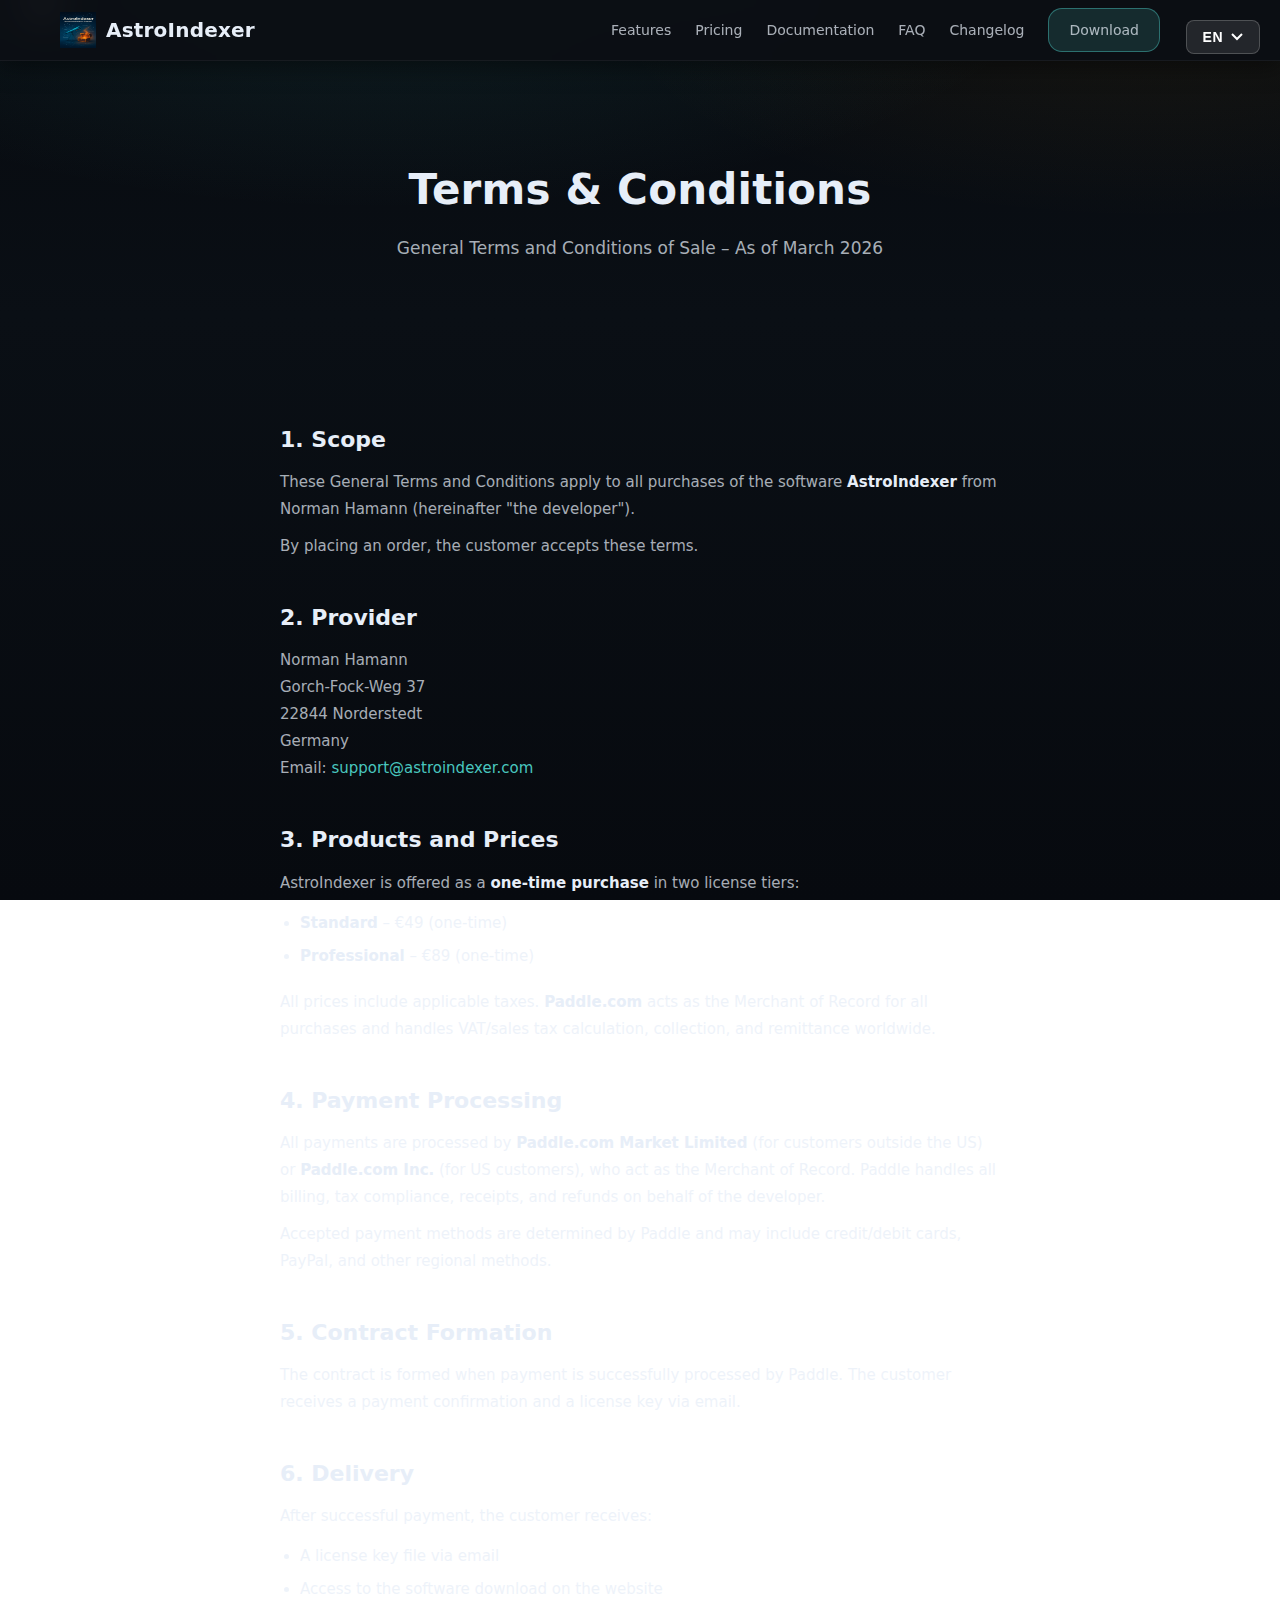
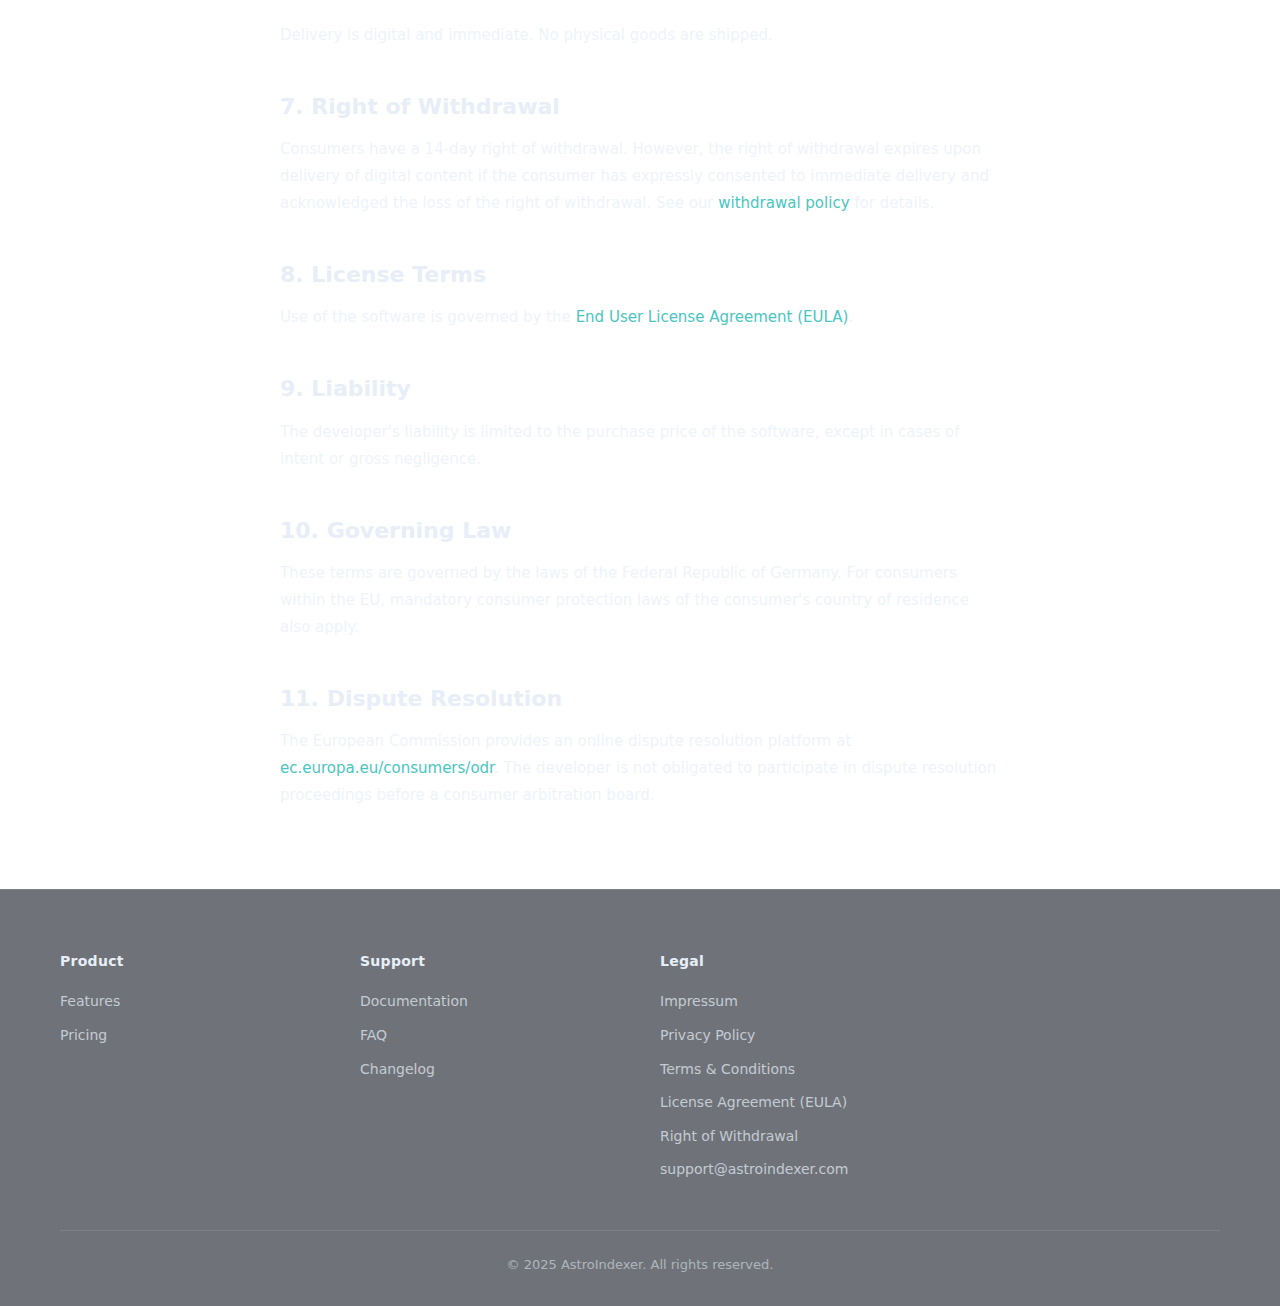
<file: agb.html>
<!DOCTYPE html>
<html lang="en">
<head>
    <meta charset="UTF-8">
    <meta name="viewport" content="width=device-width, initial-scale=1.0">
    <meta name="description" content="Terms and Conditions - AstroIndexer">
    <title>Terms &amp; Conditions - AstroIndexer</title>
    <link rel="stylesheet" href="css/style.css">
    <link rel="stylesheet" href="css/language-switcher.css">
    <link rel="stylesheet" href="css/pages.css">
    <link rel="icon" type="image/png" href="favicon.png">
    <style>
        .agb-container { max-width: 760px; }
        .agb-container h2 {
            font-size: 22px;
            font-weight: 800;
            margin-top: 40px;
            margin-bottom: 12px;
        }
        .agb-container p, .agb-container li {
            font-size: 15px;
            color: var(--text-secondary);
            line-height: 1.8;
        }
        .agb-container p { margin-bottom: 10px; }
        .agb-container ul {
            padding-left: 20px;
            margin: 8px 0 16px;
        }
        .agb-container li { padding: 3px 0; }
        .agb-container a {
            color: var(--teal);
            text-decoration: none;
        }
        .agb-container a:hover { text-decoration: underline; }
        .agb-container strong { color: var(--txt); }
    </style>
</head>
<body>
    <!-- Language Switcher -->
    <div class="language-switcher">
        <button class="language-btn" id="languageBtn">
            <span class="flag" id="currentFlag">&#127468;&#127463;</span>
            <span class="lang-code" id="currentLang">EN</span>
        </button>
        <div class="language-dropdown" id="languageDropdown">
            <a href="#" class="language-option" data-lang="en">
                <span class="flag">&#127468;&#127463;</span>
                <span>English</span>
            </a>
            <a href="#" class="language-option" data-lang="de">
                <span class="flag">&#127465;&#127466;</span>
                <span>Deutsch</span>
            </a>
            <a href="#" class="language-option" data-lang="es">
                <span class="flag">&#127466;&#127480;</span>
                <span>Espanol</span>
            </a>
        </div>
    </div>

    <!-- Navigation -->
    <nav class="navbar scrolled">
        <div class="container">
            <div class="nav-brand">
                <a href="index.html" style="display:flex;align-items:center;gap:10px;text-decoration:none;color:inherit">
                    <img src="images/logo.png" alt="AstroIndexer" class="logo">
                    <span>AstroIndexer</span>
                </a>
            </div>
            <ul class="nav-menu">
                <li><a href="index.html#features">Features</a></li>
                <li><a href="index.html#pricing">Pricing</a></li>
                <li><a href="docs.html">Documentation</a></li>
                <li><a href="faq.html">FAQ</a></li>
                <li><a href="changelog.html">Changelog</a></li>
                <li><a href="index.html#download" class="btn-primary">Download</a></li>
            </ul>
        </div>
    </nav>

    <!-- Page Header -->
    <section class="page-header">
        <div class="container">
            <h1 data-lang-content="en" style="">Terms &amp; Conditions</h1>
            <h1 data-lang-content="de" style="display:none">Allgemeine Gesch&auml;ftsbedingungen (AGB)</h1>
            <p class="page-subtitle" data-lang-content="en" style="">General Terms and Conditions of Sale &ndash; As of March 2026</p>
            <p class="page-subtitle" data-lang-content="de" style="display:none">Allgemeine Gesch&auml;ftsbedingungen &ndash; Stand: M&auml;rz 2026</p>
        </div>
    </section>

    <!-- Content -->
    <section class="doc-section">
        <div class="container agb-container">

            <!-- English -->
            <div data-lang-content="en">
                <h2>1. Scope</h2>
                <p>
                    These General Terms and Conditions apply to all purchases of the software <strong>AstroIndexer</strong> from Norman Hamann (hereinafter "the developer").
                </p>
                <p>
                    By placing an order, the customer accepts these terms.
                </p>

                <h2>2. Provider</h2>
                <p>
                    Norman Hamann<br>
                    Gorch-Fock-Weg 37<br>
                    22844 Norderstedt<br>
                    Germany<br>
                    Email: <a href="mailto:support@astroindexer.com">support@astroindexer.com</a>
                </p>

                <h2>3. Products and Prices</h2>
                <p>
                    AstroIndexer is offered as a <strong>one-time purchase</strong> in two license tiers:
                </p>
                <ul>
                    <li><strong>Standard</strong> &ndash; &euro;49 (one-time)</li>
                    <li><strong>Professional</strong> &ndash; &euro;89 (one-time)</li>
                </ul>
                <p>
                    All prices include applicable taxes. <strong>Paddle.com</strong> acts as the Merchant of Record for all purchases and handles VAT/sales tax calculation, collection, and remittance worldwide.
                </p>

                <h2>4. Payment Processing</h2>
                <p>
                    All payments are processed by <strong>Paddle.com Market Limited</strong> (for customers outside the US) or <strong>Paddle.com Inc.</strong> (for US customers), who act as the Merchant of Record. Paddle handles all billing, tax compliance, receipts, and refunds on behalf of the developer.
                </p>
                <p>
                    Accepted payment methods are determined by Paddle and may include credit/debit cards, PayPal, and other regional methods.
                </p>

                <h2>5. Contract Formation</h2>
                <p>
                    The contract is formed when payment is successfully processed by Paddle. The customer receives a payment confirmation and a license key via email.
                </p>

                <h2>6. Delivery</h2>
                <p>
                    After successful payment, the customer receives:
                </p>
                <ul>
                    <li>A license key file via email</li>
                    <li>Access to the software download on the website</li>
                </ul>
                <p>
                    Delivery is digital and immediate. No physical goods are shipped.
                </p>

                <h2>7. Right of Withdrawal</h2>
                <p>
                    Consumers have a 14-day right of withdrawal. However, the right of withdrawal expires upon delivery of digital content if the consumer has expressly consented to immediate delivery and acknowledged the loss of the right of withdrawal. See our <a href="widerruf.html">withdrawal policy</a> for details.
                </p>

                <h2>8. License Terms</h2>
                <p>
                    Use of the software is governed by the <a href="eula.html">End User License Agreement (EULA)</a>.
                </p>

                <h2>9. Liability</h2>
                <p>
                    The developer's liability is limited to the purchase price of the software, except in cases of intent or gross negligence.
                </p>

                <h2>10. Governing Law</h2>
                <p>
                    These terms are governed by the laws of the Federal Republic of Germany. For consumers within the EU, mandatory consumer protection laws of the consumer's country of residence also apply.
                </p>

                <h2>11. Dispute Resolution</h2>
                <p>
                    The European Commission provides an online dispute resolution platform at <a href="https://ec.europa.eu/consumers/odr" target="_blank" rel="noopener">ec.europa.eu/consumers/odr</a>. The developer is not obligated to participate in dispute resolution proceedings before a consumer arbitration board.
                </p>
            </div>

            <!-- Deutsch -->
            <div data-lang-content="de" style="display:none">
                <h2>1. Geltungsbereich</h2>
                <p>
                    Diese Allgemeinen Gesch&auml;ftsbedingungen gelten f&uuml;r alle K&auml;ufe der Software <strong>AstroIndexer</strong> von Norman Hamann (nachfolgend &bdquo;der Entwickler&ldquo;).
                </p>
                <p>
                    Mit Aufgabe einer Bestellung akzeptiert der Kunde diese Bedingungen.
                </p>

                <h2>2. Anbieter</h2>
                <p>
                    Norman Hamann<br>
                    Gorch-Fock-Weg 37<br>
                    22844 Norderstedt<br>
                    Deutschland<br>
                    E-Mail: <a href="mailto:support@astroindexer.com">support@astroindexer.com</a>
                </p>

                <h2>3. Produkte und Preise</h2>
                <p>
                    AstroIndexer wird als <strong>Einmalkauf</strong> in zwei Lizenzstufen angeboten:
                </p>
                <ul>
                    <li><strong>Standard</strong> &ndash; 49&nbsp;&euro; (einmalig)</li>
                    <li><strong>Professional</strong> &ndash; 89&nbsp;&euro; (einmalig)</li>
                </ul>
                <p>
                    Alle Preise verstehen sich inklusive der geltenden Steuern. <strong>Paddle.com</strong> fungiert als Merchant of Record f&uuml;r alle K&auml;ufe und &uuml;bernimmt die Berechnung, den Einzug und die Abf&uuml;hrung der Umsatzsteuer weltweit.
                </p>

                <h2>4. Zahlungsabwicklung</h2>
                <p>
                    Alle Zahlungen werden von <strong>Paddle.com Market Limited</strong> (f&uuml;r Kunden au&szlig;erhalb der USA) bzw. <strong>Paddle.com Inc.</strong> (f&uuml;r US-Kunden) als Merchant of Record abgewickelt. Paddle &uuml;bernimmt die gesamte Rechnungsstellung, Steuerkonformit&auml;t, Quittungen und Erstattungen im Auftrag des Entwicklers.
                </p>
                <p>
                    Die akzeptierten Zahlungsmethoden werden von Paddle festgelegt und k&ouml;nnen Kredit-/Debitkarten, PayPal und weitere regionale Zahlungsmethoden umfassen.
                </p>

                <h2>5. Vertragsschluss</h2>
                <p>
                    Der Vertrag kommt zustande, wenn die Zahlung von Paddle erfolgreich verarbeitet wird. Der Kunde erh&auml;lt eine Zahlungsbest&auml;tigung und einen Lizenzschl&uuml;ssel per E-Mail.
                </p>

                <h2>6. Lieferung</h2>
                <p>
                    Nach erfolgreicher Zahlung erh&auml;lt der Kunde:
                </p>
                <ul>
                    <li>Eine Lizenzschl&uuml;ssel-Datei per E-Mail</li>
                    <li>Zugang zum Software-Download auf der Website</li>
                </ul>
                <p>
                    Die Lieferung erfolgt digital und unverz&uuml;glich. Es werden keine physischen Waren versendet.
                </p>

                <h2>7. Widerrufsrecht</h2>
                <p>
                    Verbraucher haben ein 14-t&auml;giges Widerrufsrecht. Das Widerrufsrecht erlischt jedoch bei Lieferung digitaler Inhalte, wenn der Verbraucher ausdr&uuml;cklich der sofortigen Lieferung zugestimmt und den Verlust des Widerrufsrechts zur Kenntnis genommen hat. Details finden Sie in unserer <a href="widerruf.html">Widerrufsbelehrung</a>.
                </p>

                <h2>8. Lizenzbedingungen</h2>
                <p>
                    Die Nutzung der Software unterliegt dem <a href="eula.html">Software-Lizenzvertrag (EULA)</a>.
                </p>

                <h2>9. Haftung</h2>
                <p>
                    Die Haftung des Entwicklers ist auf den Kaufpreis der Software begrenzt, au&szlig;er in F&auml;llen von Vorsatz oder grober Fahrl&auml;ssigkeit.
                </p>

                <h2>10. Anwendbares Recht</h2>
                <p>
                    Diese Bedingungen unterliegen dem Recht der Bundesrepublik Deutschland. F&uuml;r Verbraucher innerhalb der EU gelten zus&auml;tzlich die zwingenden Verbraucherschutzgesetze des Wohnsitzlandes.
                </p>

                <h2>11. Streitbeilegung</h2>
                <p>
                    Die Europ&auml;ische Kommission stellt eine Plattform zur Online-Streitbeilegung bereit unter <a href="https://ec.europa.eu/consumers/odr" target="_blank" rel="noopener">ec.europa.eu/consumers/odr</a>. Der Entwickler ist nicht verpflichtet, an Streitbeilegungsverfahren vor einer Verbraucherschlichtungsstelle teilzunehmen.
                </p>
            </div>

        </div>
    </section>

    <!-- Footer -->
    <footer class="footer">
        <div class="container">
            <div class="footer-grid">
                <div class="footer-column">
                    <h4>Product</h4>
                    <ul>
                        <li><a href="index.html#features">Features</a></li>
                        <li><a href="index.html#pricing">Pricing</a></li>
                    </ul>
                </div>
                <div class="footer-column">
                    <h4>Support</h4>
                    <ul>
                        <li><a href="docs.html">Documentation</a></li>
                        <li><a href="faq.html">FAQ</a></li>
                        <li><a href="changelog.html">Changelog</a></li>
                    </ul>
                </div>
                <div class="footer-column">
                    <h4>Legal</h4>
                    <ul>
                        <li><a href="impressum.html">Impressum</a></li>
                        <li><a href="datenschutz.html">Privacy Policy</a></li>
                        <li><a href="agb.html">Terms &amp; Conditions</a></li>
                        <li><a href="eula.html">License Agreement (EULA)</a></li>
                        <li><a href="widerruf.html">Right of Withdrawal</a></li>
                        <li><a href="mailto:support@astroindexer.com">support@astroindexer.com</a></li>
                    </ul>
                </div>
            </div>
            <div class="footer-bottom">
                <p>&copy; 2025 AstroIndexer. All rights reserved.</p>
            </div>
        </div>
    </footer>

    <script src="js/languages.js"></script>
</body>
</html>
</file>
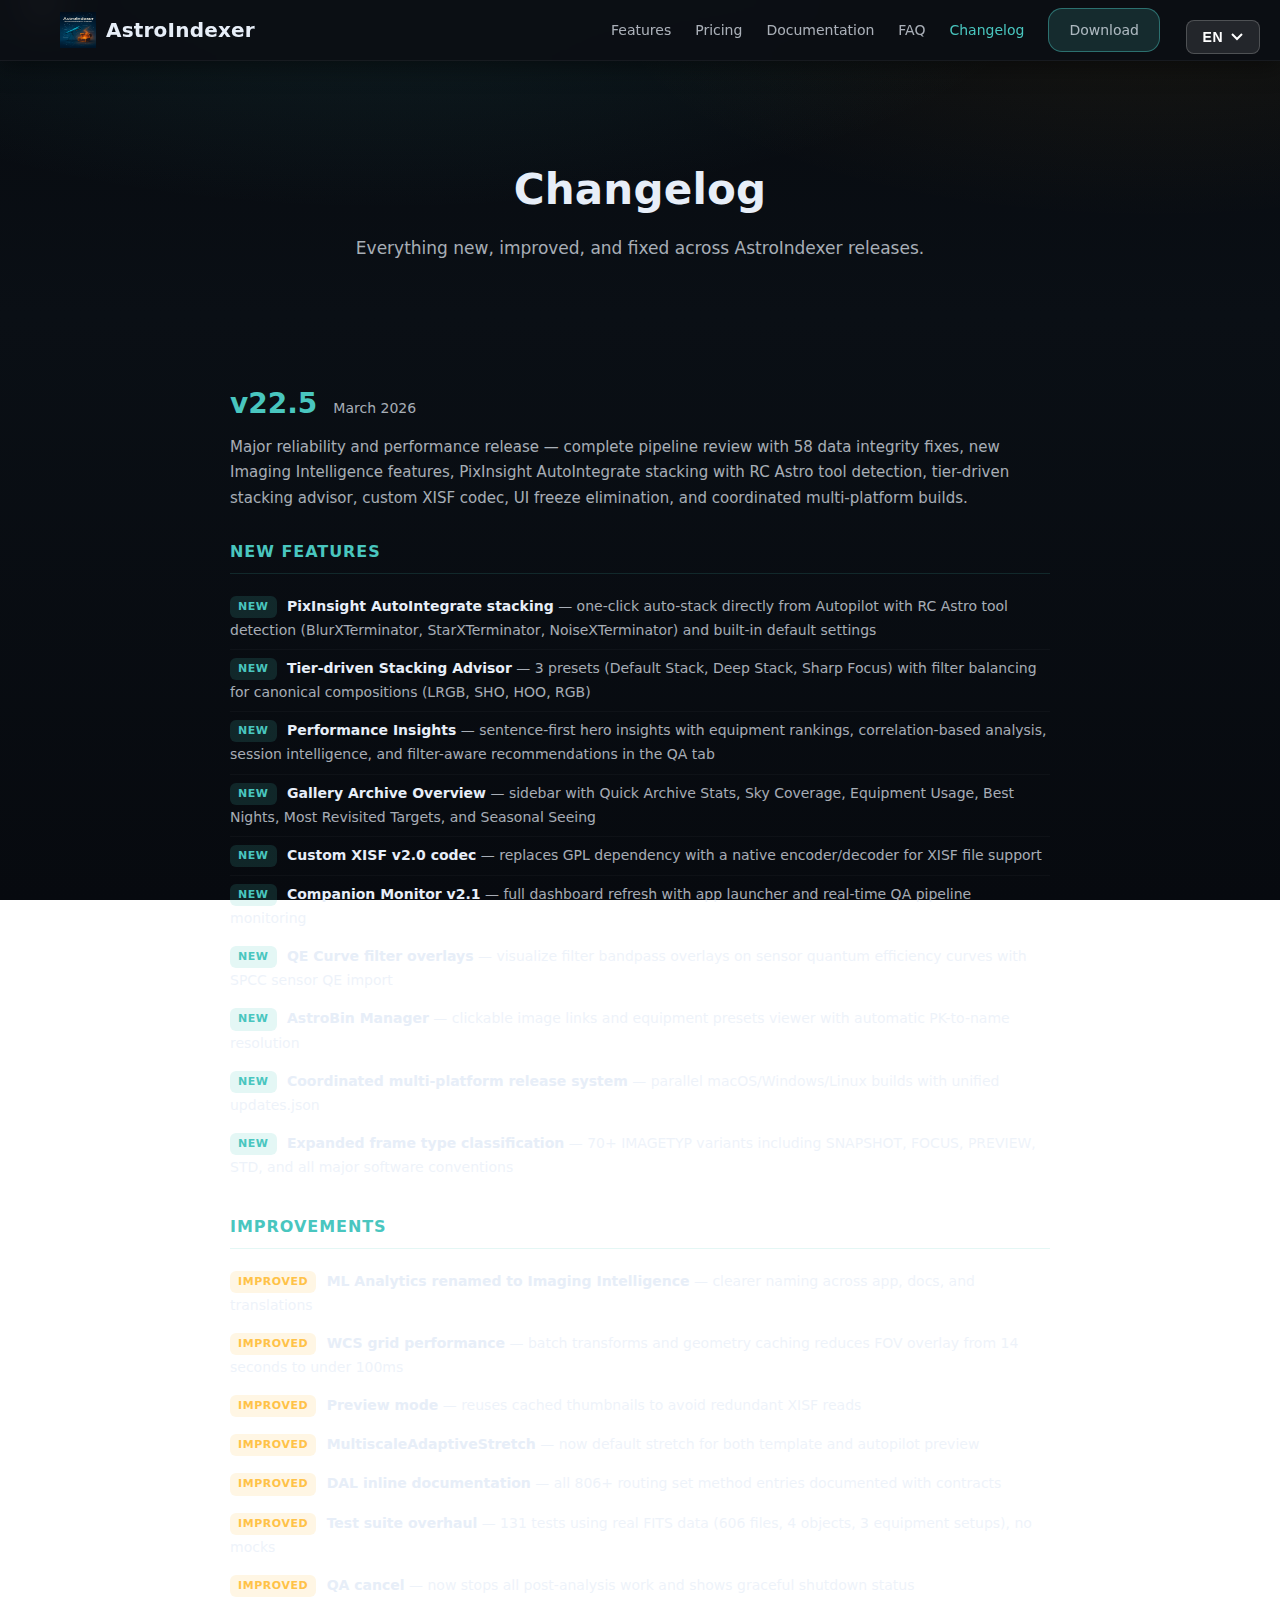
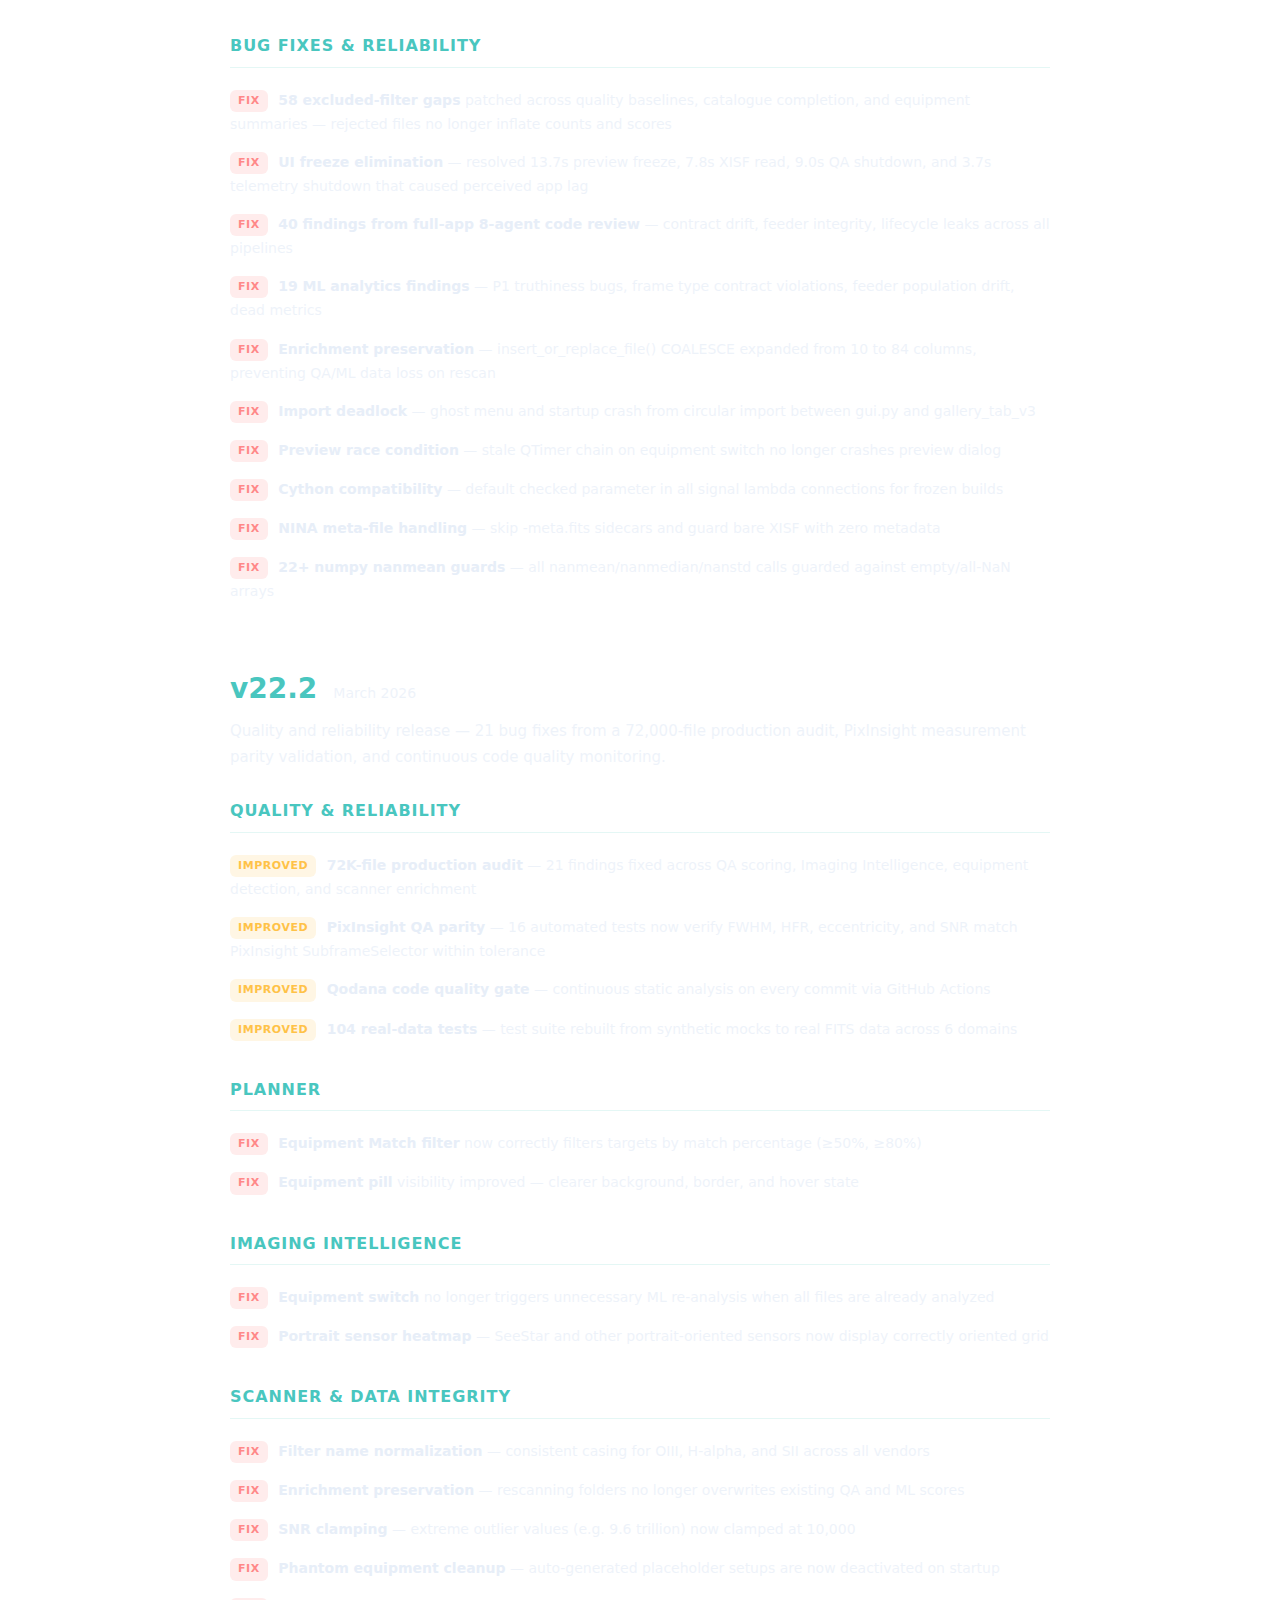
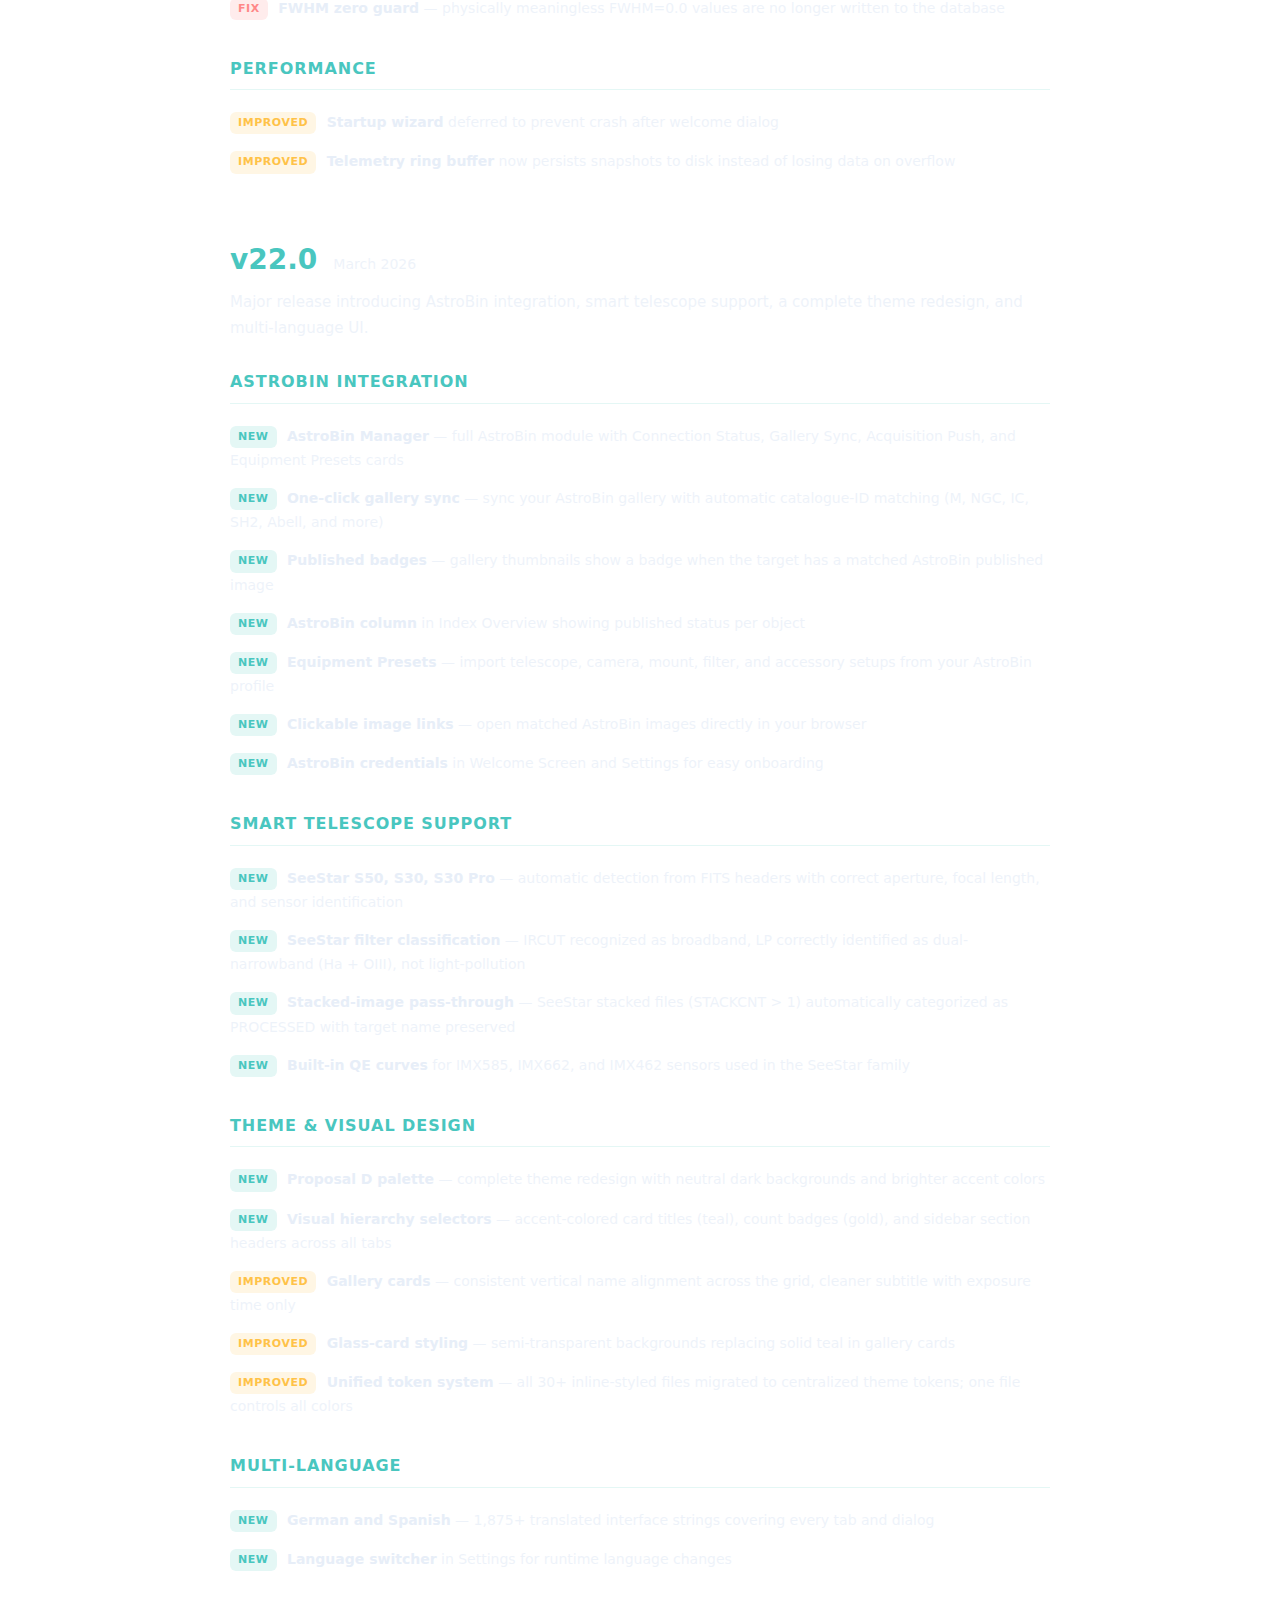
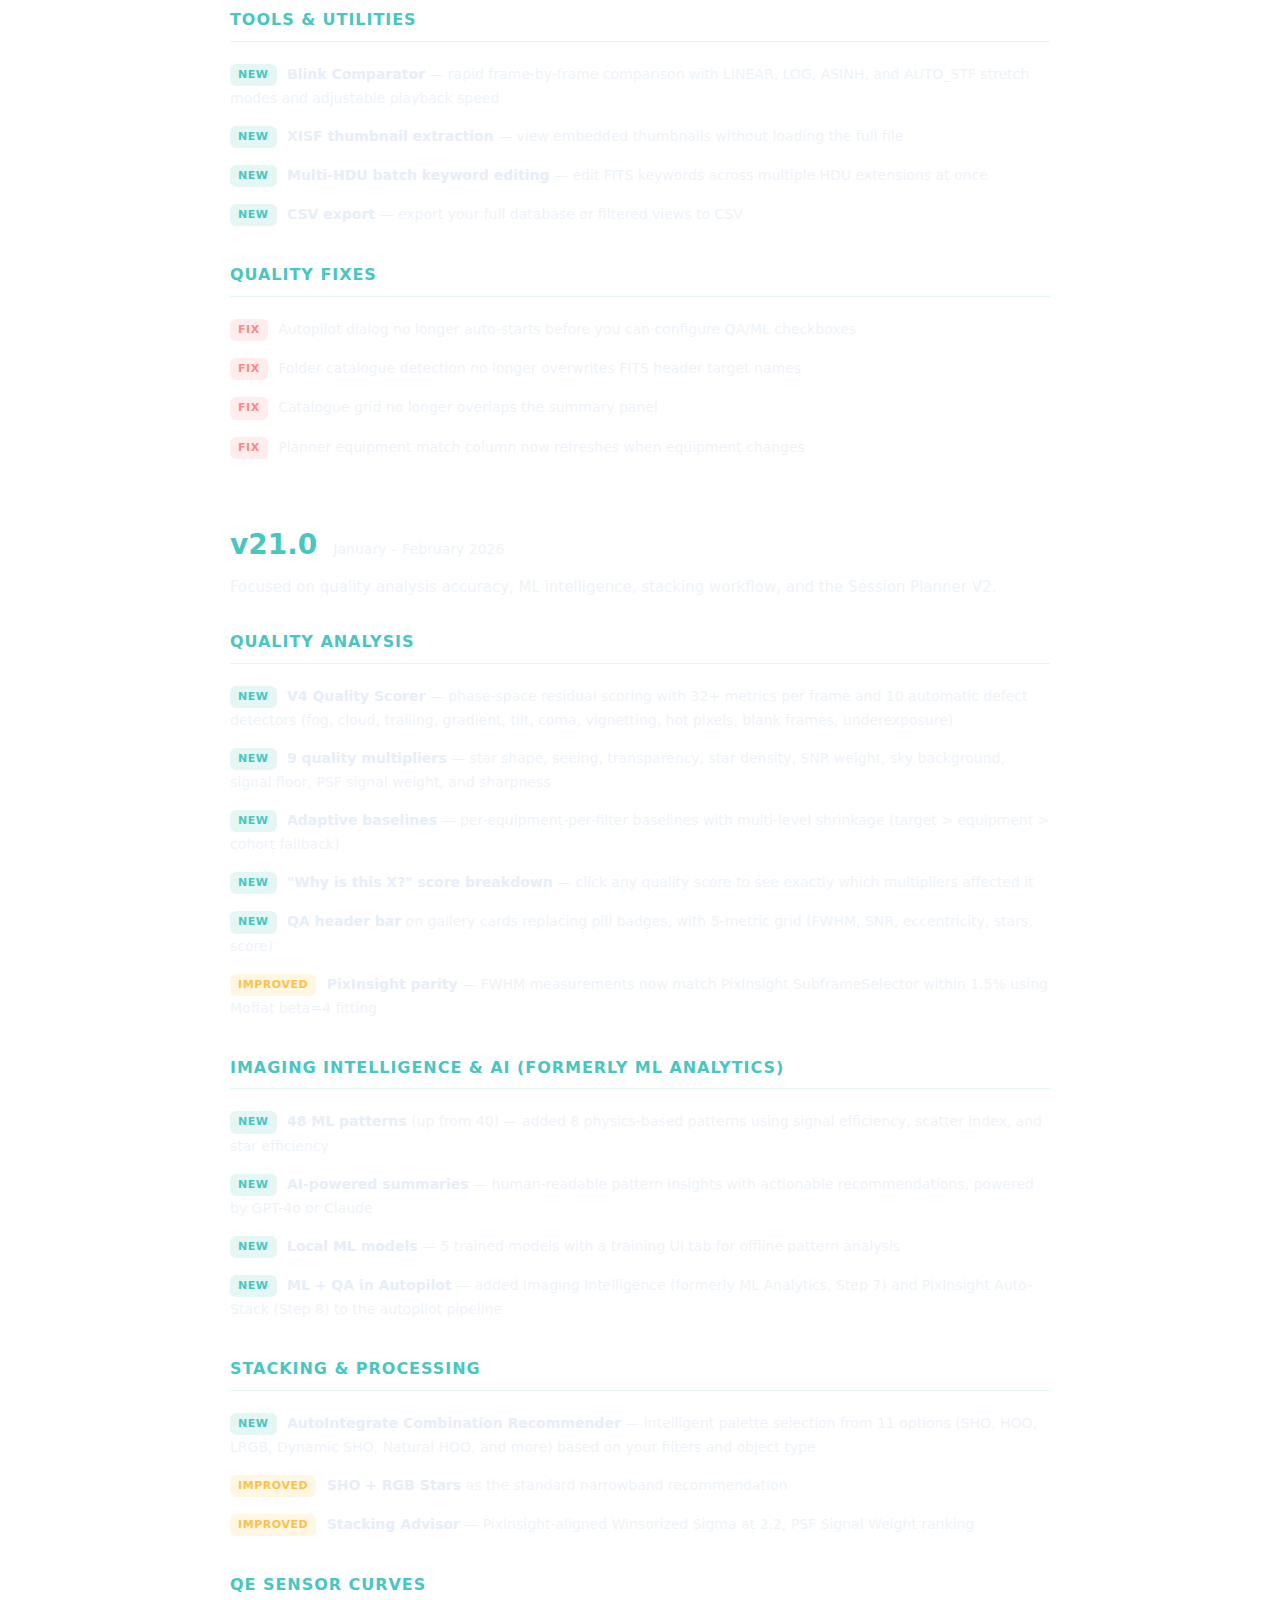
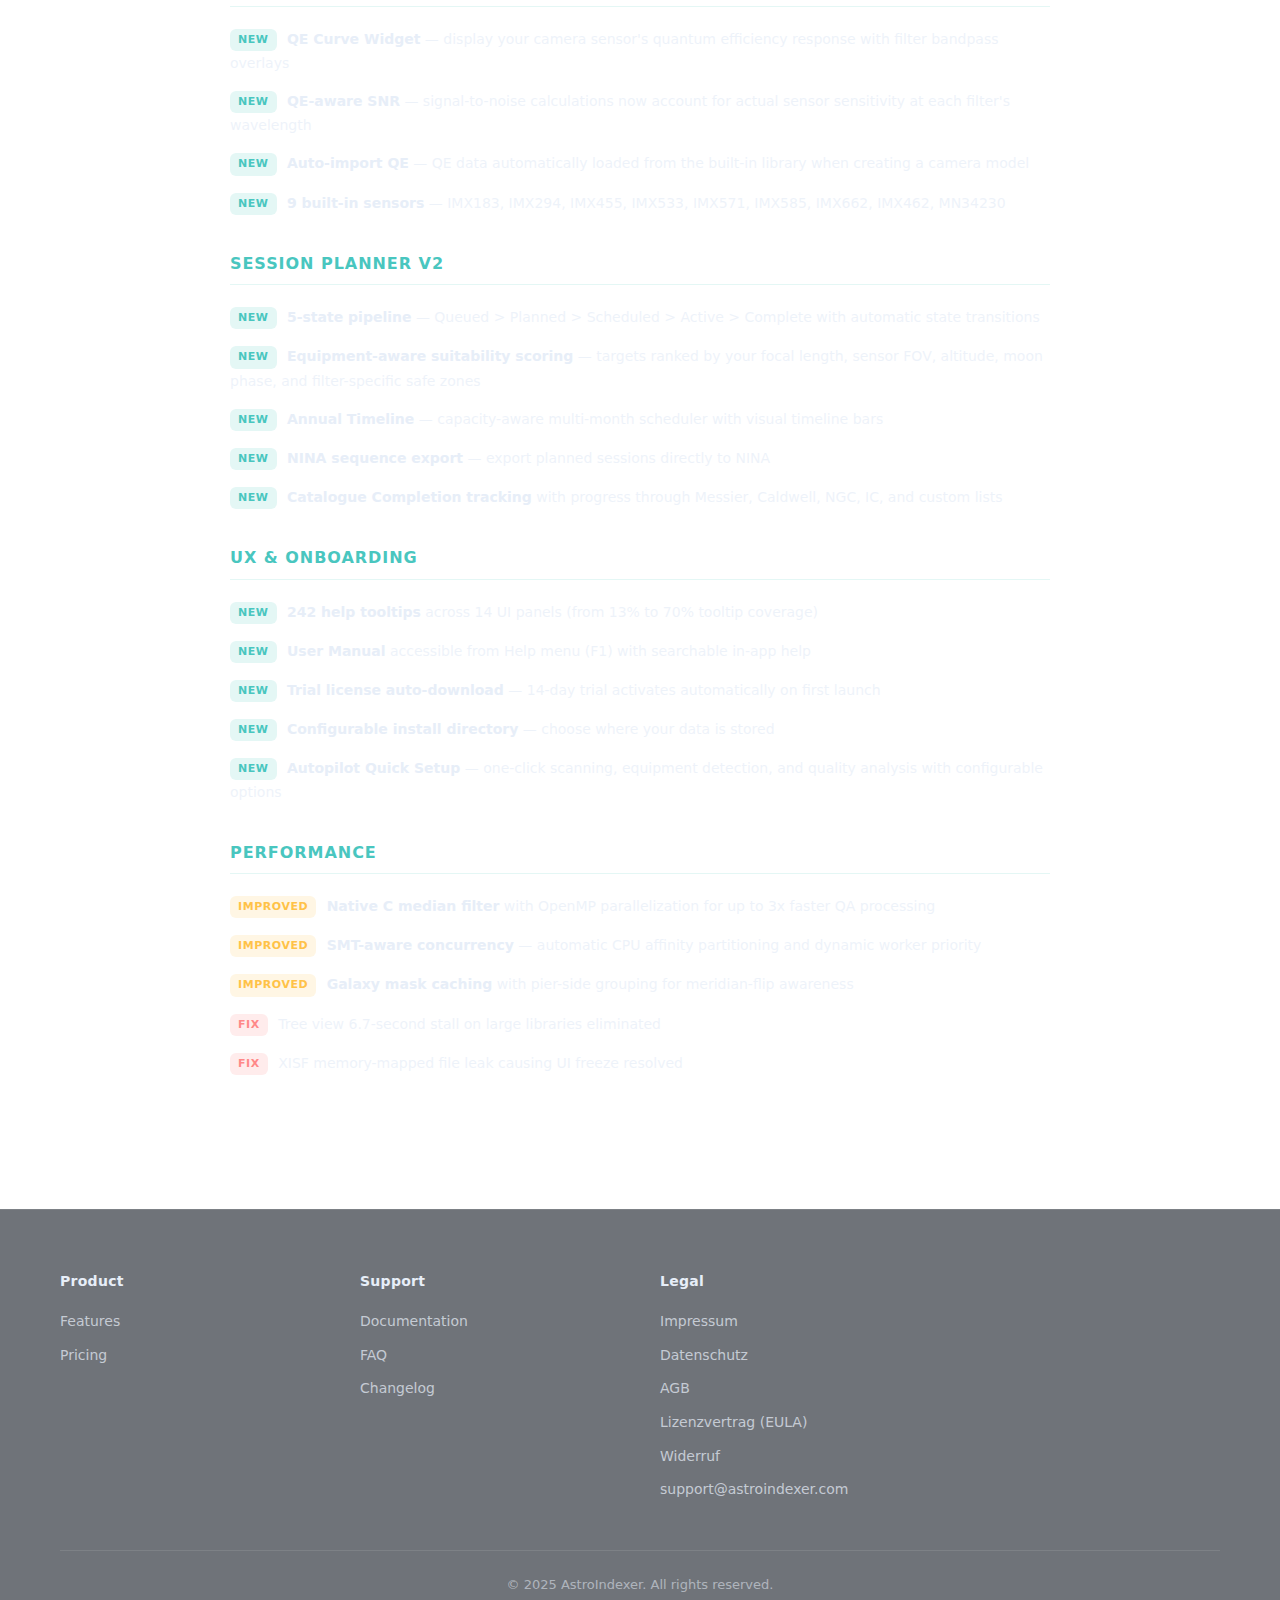
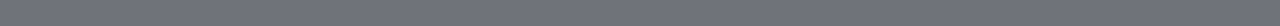
<file: changelog.html>
<!DOCTYPE html>
<html lang="en">
<head>
    <meta charset="UTF-8">
    <meta name="viewport" content="width=device-width, initial-scale=1.0">
    <meta name="description" content="AstroIndexer Changelog - What's new in each release">
    <title>Changelog - AstroIndexer</title>
    <link rel="stylesheet" href="css/style.css">
    <link rel="stylesheet" href="css/language-switcher.css">
    <link rel="stylesheet" href="css/pages.css">
    <link rel="icon" type="image/png" href="favicon.png">
    <style>
        .changelog-container { max-width: 860px; }
        .version-block { margin-bottom: 56px; }
        .version-header {
            display: flex;
            align-items: baseline;
            gap: 16px;
            margin-bottom: 8px;
        }
        .version-header h2 {
            font-size: 28px;
            font-weight: 800;
            margin: 0;
            color: var(--teal);
        }
        .version-date {
            font-size: 14px;
            color: var(--text-secondary);
        }
        .version-summary {
            font-size: 15px;
            color: var(--text-secondary);
            line-height: 1.7;
            margin-bottom: 28px;
        }
        .change-category {
            margin-bottom: 28px;
        }
        .change-category h3 {
            font-size: 16px;
            font-weight: 700;
            text-transform: uppercase;
            letter-spacing: 0.06em;
            color: var(--teal);
            margin-bottom: 14px;
            padding-bottom: 8px;
            border-bottom: 1px solid rgba(73, 198, 191, 0.15);
        }
        .change-category ul {
            list-style: none;
            padding: 0;
            margin: 0;
        }
        .change-category li {
            font-size: 14px;
            color: var(--text-secondary);
            padding: 7px 0;
            line-height: 1.65;
            border-bottom: 1px solid rgba(255,255,255,0.03);
        }
        .change-category li:last-child { border-bottom: none; }
        .change-category li strong {
            color: var(--txt);
            font-weight: 650;
        }
        .tag {
            display: inline-block;
            font-size: 11px;
            font-weight: 700;
            text-transform: uppercase;
            letter-spacing: 0.05em;
            padding: 2px 8px;
            border-radius: 6px;
            margin-right: 6px;
            position: relative;
            top: -1px;
        }
        .tag-new {
            background: rgba(73, 198, 191, 0.15);
            color: var(--teal);
        }
        .tag-improved {
            background: rgba(255, 194, 71, 0.15);
            color: #ffc247;
        }
        .tag-fix {
            background: rgba(255, 100, 100, 0.12);
            color: #ff8888;
        }
    </style>
</head>
<body>
    <!-- Language Switcher -->
    <div class="language-switcher">
        <button class="language-btn" id="languageBtn">
            <span class="flag" id="currentFlag">&#127468;&#127463;</span>
            <span class="lang-code" id="currentLang">EN</span>
        </button>
        <div class="language-dropdown" id="languageDropdown">
            <a href="#" class="language-option" data-lang="en">
                <span class="flag">&#127468;&#127463;</span>
                <span>English</span>
            </a>
            <a href="#" class="language-option" data-lang="de">
                <span class="flag">&#127465;&#127466;</span>
                <span>Deutsch</span>
            </a>
            <a href="#" class="language-option" data-lang="es">
                <span class="flag">&#127466;&#127480;</span>
                <span>Espanol</span>
            </a>
        </div>
    </div>

    <!-- Navigation -->
    <nav class="navbar scrolled">
        <div class="container">
            <div class="nav-brand">
                <a href="index.html" style="display:flex;align-items:center;gap:10px;text-decoration:none;color:inherit">
                    <img src="images/logo.png" alt="AstroIndexer" class="logo">
                    <span>AstroIndexer</span>
                </a>
            </div>
            <ul class="nav-menu">
                <li><a href="index.html#features">Features</a></li>
                <li><a href="index.html#pricing">Pricing</a></li>
                <li><a href="docs.html">Documentation</a></li>
                <li><a href="faq.html">FAQ</a></li>
                <li><a href="changelog.html" class="active">Changelog</a></li>
                <li><a href="index.html#download" class="btn-primary">Download</a></li>
            </ul>
        </div>
    </nav>

    <!-- Page Header -->
    <section class="page-header">
        <div class="container">
            <h1>Changelog</h1>
            <p class="page-subtitle">Everything new, improved, and fixed across AstroIndexer releases.</p>
        </div>
    </section>

    <!-- Changelog Content -->
    <section class="doc-section">
        <div class="container changelog-container">

            <!-- v22.5 -->
            <div class="version-block">
                <div class="version-header">
                    <h2>v22.5</h2>
                    <span class="version-date">March 2026</span>
                </div>
                <p class="version-summary">
                    Major reliability and performance release &mdash; complete pipeline review with 58 data integrity fixes,
                    new Imaging Intelligence features, PixInsight AutoIntegrate stacking with RC Astro tool detection,
                    tier-driven stacking advisor, custom XISF codec, UI freeze elimination, and coordinated multi-platform builds.
                </p>

                <div class="change-category">
                    <h3>New Features</h3>
                    <ul>
                        <li><span class="tag tag-new">New</span> <strong>PixInsight AutoIntegrate stacking</strong> &mdash; one-click auto-stack directly from Autopilot with RC Astro tool detection (BlurXTerminator, StarXTerminator, NoiseXTerminator) and built-in default settings</li>
                        <li><span class="tag tag-new">New</span> <strong>Tier-driven Stacking Advisor</strong> &mdash; 3 presets (Default Stack, Deep Stack, Sharp Focus) with filter balancing for canonical compositions (LRGB, SHO, HOO, RGB)</li>
                        <li><span class="tag tag-new">New</span> <strong>Performance Insights</strong> &mdash; sentence-first hero insights with equipment rankings, correlation-based analysis, session intelligence, and filter-aware recommendations in the QA tab</li>
                        <li><span class="tag tag-new">New</span> <strong>Gallery Archive Overview</strong> &mdash; sidebar with Quick Archive Stats, Sky Coverage, Equipment Usage, Best Nights, Most Revisited Targets, and Seasonal Seeing</li>
                        <li><span class="tag tag-new">New</span> <strong>Custom XISF v2.0 codec</strong> &mdash; replaces GPL dependency with a native encoder/decoder for XISF file support</li>
                        <li><span class="tag tag-new">New</span> <strong>Companion Monitor v2.1</strong> &mdash; full dashboard refresh with app launcher and real-time QA pipeline monitoring</li>
                        <li><span class="tag tag-new">New</span> <strong>QE Curve filter overlays</strong> &mdash; visualize filter bandpass overlays on sensor quantum efficiency curves with SPCC sensor QE import</li>
                        <li><span class="tag tag-new">New</span> <strong>AstroBin Manager</strong> &mdash; clickable image links and equipment presets viewer with automatic PK-to-name resolution</li>
                        <li><span class="tag tag-new">New</span> <strong>Coordinated multi-platform release system</strong> &mdash; parallel macOS/Windows/Linux builds with unified updates.json</li>
                        <li><span class="tag tag-new">New</span> <strong>Expanded frame type classification</strong> &mdash; 70+ IMAGETYP variants including SNAPSHOT, FOCUS, PREVIEW, STD, and all major software conventions</li>
                    </ul>
                </div>

                <div class="change-category">
                    <h3>Improvements</h3>
                    <ul>
                        <li><span class="tag tag-improved">Improved</span> <strong>ML Analytics renamed to Imaging Intelligence</strong> &mdash; clearer naming across app, docs, and translations</li>
                        <li><span class="tag tag-improved">Improved</span> <strong>WCS grid performance</strong> &mdash; batch transforms and geometry caching reduces FOV overlay from 14 seconds to under 100ms</li>
                        <li><span class="tag tag-improved">Improved</span> <strong>Preview mode</strong> &mdash; reuses cached thumbnails to avoid redundant XISF reads</li>
                        <li><span class="tag tag-improved">Improved</span> <strong>MultiscaleAdaptiveStretch</strong> &mdash; now default stretch for both template and autopilot preview</li>
                        <li><span class="tag tag-improved">Improved</span> <strong>DAL inline documentation</strong> &mdash; all 806+ routing set method entries documented with contracts</li>
                        <li><span class="tag tag-improved">Improved</span> <strong>Test suite overhaul</strong> &mdash; 131 tests using real FITS data (606 files, 4 objects, 3 equipment setups), no mocks</li>
                        <li><span class="tag tag-improved">Improved</span> <strong>QA cancel</strong> &mdash; now stops all post-analysis work and shows graceful shutdown status</li>
                    </ul>
                </div>

                <div class="change-category">
                    <h3>Bug Fixes &amp; Reliability</h3>
                    <ul>
                        <li><span class="tag tag-fix">Fix</span> <strong>58 excluded-filter gaps</strong> patched across quality baselines, catalogue completion, and equipment summaries &mdash; rejected files no longer inflate counts and scores</li>
                        <li><span class="tag tag-fix">Fix</span> <strong>UI freeze elimination</strong> &mdash; resolved 13.7s preview freeze, 7.8s XISF read, 9.0s QA shutdown, and 3.7s telemetry shutdown that caused perceived app lag</li>
                        <li><span class="tag tag-fix">Fix</span> <strong>40 findings from full-app 8-agent code review</strong> &mdash; contract drift, feeder integrity, lifecycle leaks across all pipelines</li>
                        <li><span class="tag tag-fix">Fix</span> <strong>19 ML analytics findings</strong> &mdash; P1 truthiness bugs, frame type contract violations, feeder population drift, dead metrics</li>
                        <li><span class="tag tag-fix">Fix</span> <strong>Enrichment preservation</strong> &mdash; insert_or_replace_file() COALESCE expanded from 10 to 84 columns, preventing QA/ML data loss on rescan</li>
                        <li><span class="tag tag-fix">Fix</span> <strong>Import deadlock</strong> &mdash; ghost menu and startup crash from circular import between gui.py and gallery_tab_v3</li>
                        <li><span class="tag tag-fix">Fix</span> <strong>Preview race condition</strong> &mdash; stale QTimer chain on equipment switch no longer crashes preview dialog</li>
                        <li><span class="tag tag-fix">Fix</span> <strong>Cython compatibility</strong> &mdash; default checked parameter in all signal lambda connections for frozen builds</li>
                        <li><span class="tag tag-fix">Fix</span> <strong>NINA meta-file handling</strong> &mdash; skip -meta.fits sidecars and guard bare XISF with zero metadata</li>
                        <li><span class="tag tag-fix">Fix</span> <strong>22+ numpy nanmean guards</strong> &mdash; all nanmean/nanmedian/nanstd calls guarded against empty/all-NaN arrays</li>
                    </ul>
                </div>
            </div>

            <!-- v22.2 -->
            <div class="version-block">
                <div class="version-header">
                    <h2>v22.2</h2>
                    <span class="version-date">March 2026</span>
                </div>
                <p class="version-summary">
                    Quality and reliability release &mdash; 21 bug fixes from a 72,000-file production audit,
                    PixInsight measurement parity validation, and continuous code quality monitoring.
                </p>

                <div class="change-category">
                    <h3>Quality &amp; Reliability</h3>
                    <ul>
                        <li><span class="tag tag-improved">Improved</span> <strong>72K-file production audit</strong> &mdash; 21 findings fixed across QA scoring, Imaging Intelligence, equipment detection, and scanner enrichment</li>
                        <li><span class="tag tag-improved">Improved</span> <strong>PixInsight QA parity</strong> &mdash; 16 automated tests now verify FWHM, HFR, eccentricity, and SNR match PixInsight SubframeSelector within tolerance</li>
                        <li><span class="tag tag-improved">Improved</span> <strong>Qodana code quality gate</strong> &mdash; continuous static analysis on every commit via GitHub Actions</li>
                        <li><span class="tag tag-improved">Improved</span> <strong>104 real-data tests</strong> &mdash; test suite rebuilt from synthetic mocks to real FITS data across 6 domains</li>
                    </ul>
                </div>

                <div class="change-category">
                    <h3>Planner</h3>
                    <ul>
                        <li><span class="tag tag-fix">Fix</span> <strong>Equipment Match filter</strong> now correctly filters targets by match percentage (&ge;50%, &ge;80%)</li>
                        <li><span class="tag tag-fix">Fix</span> <strong>Equipment pill</strong> visibility improved &mdash; clearer background, border, and hover state</li>
                    </ul>
                </div>

                <div class="change-category">
                    <h3>Imaging Intelligence</h3>
                    <ul>
                        <li><span class="tag tag-fix">Fix</span> <strong>Equipment switch</strong> no longer triggers unnecessary ML re-analysis when all files are already analyzed</li>
                        <li><span class="tag tag-fix">Fix</span> <strong>Portrait sensor heatmap</strong> &mdash; SeeStar and other portrait-oriented sensors now display correctly oriented grid</li>
                    </ul>
                </div>

                <div class="change-category">
                    <h3>Scanner &amp; Data Integrity</h3>
                    <ul>
                        <li><span class="tag tag-fix">Fix</span> <strong>Filter name normalization</strong> &mdash; consistent casing for OIII, H-alpha, and SII across all vendors</li>
                        <li><span class="tag tag-fix">Fix</span> <strong>Enrichment preservation</strong> &mdash; rescanning folders no longer overwrites existing QA and ML scores</li>
                        <li><span class="tag tag-fix">Fix</span> <strong>SNR clamping</strong> &mdash; extreme outlier values (e.g. 9.6 trillion) now clamped at 10,000</li>
                        <li><span class="tag tag-fix">Fix</span> <strong>Phantom equipment cleanup</strong> &mdash; auto-generated placeholder setups are now deactivated on startup</li>
                        <li><span class="tag tag-fix">Fix</span> <strong>FWHM zero guard</strong> &mdash; physically meaningless FWHM=0.0 values are no longer written to the database</li>
                    </ul>
                </div>

                <div class="change-category">
                    <h3>Performance</h3>
                    <ul>
                        <li><span class="tag tag-improved">Improved</span> <strong>Startup wizard</strong> deferred to prevent crash after welcome dialog</li>
                        <li><span class="tag tag-improved">Improved</span> <strong>Telemetry ring buffer</strong> now persists snapshots to disk instead of losing data on overflow</li>
                    </ul>
                </div>
            </div>

            <!-- v22 -->
            <div class="version-block">
                <div class="version-header">
                    <h2>v22.0</h2>
                    <span class="version-date">March 2026</span>
                </div>
                <p class="version-summary">
                    Major release introducing AstroBin integration, smart telescope support, a complete theme redesign, and multi-language UI.
                </p>

                <div class="change-category">
                    <h3>AstroBin Integration</h3>
                    <ul>
                        <li><span class="tag tag-new">New</span> <strong>AstroBin Manager</strong> &mdash; full AstroBin module with Connection Status, Gallery Sync, Acquisition Push, and Equipment Presets cards</li>
                        <li><span class="tag tag-new">New</span> <strong>One-click gallery sync</strong> &mdash; sync your AstroBin gallery with automatic catalogue-ID matching (M, NGC, IC, SH2, Abell, and more)</li>
                        <li><span class="tag tag-new">New</span> <strong>Published badges</strong> &mdash; gallery thumbnails show a badge when the target has a matched AstroBin published image</li>
                        <li><span class="tag tag-new">New</span> <strong>AstroBin column</strong> in Index Overview showing published status per object</li>
                        <li><span class="tag tag-new">New</span> <strong>Equipment Presets</strong> &mdash; import telescope, camera, mount, filter, and accessory setups from your AstroBin profile</li>
                        <li><span class="tag tag-new">New</span> <strong>Clickable image links</strong> &mdash; open matched AstroBin images directly in your browser</li>
                        <li><span class="tag tag-new">New</span> <strong>AstroBin credentials</strong> in Welcome Screen and Settings for easy onboarding</li>
                    </ul>
                </div>

                <div class="change-category">
                    <h3>Smart Telescope Support</h3>
                    <ul>
                        <li><span class="tag tag-new">New</span> <strong>SeeStar S50, S30, S30 Pro</strong> &mdash; automatic detection from FITS headers with correct aperture, focal length, and sensor identification</li>
                        <li><span class="tag tag-new">New</span> <strong>SeeStar filter classification</strong> &mdash; IRCUT recognized as broadband, LP correctly identified as dual-narrowband (Ha + OIII), not light-pollution</li>
                        <li><span class="tag tag-new">New</span> <strong>Stacked-image pass-through</strong> &mdash; SeeStar stacked files (STACKCNT &gt; 1) automatically categorized as PROCESSED with target name preserved</li>
                        <li><span class="tag tag-new">New</span> <strong>Built-in QE curves</strong> for IMX585, IMX662, and IMX462 sensors used in the SeeStar family</li>
                    </ul>
                </div>

                <div class="change-category">
                    <h3>Theme &amp; Visual Design</h3>
                    <ul>
                        <li><span class="tag tag-new">New</span> <strong>Proposal D palette</strong> &mdash; complete theme redesign with neutral dark backgrounds and brighter accent colors</li>
                        <li><span class="tag tag-new">New</span> <strong>Visual hierarchy selectors</strong> &mdash; accent-colored card titles (teal), count badges (gold), and sidebar section headers across all tabs</li>
                        <li><span class="tag tag-improved">Improved</span> <strong>Gallery cards</strong> &mdash; consistent vertical name alignment across the grid, cleaner subtitle with exposure time only</li>
                        <li><span class="tag tag-improved">Improved</span> <strong>Glass-card styling</strong> &mdash; semi-transparent backgrounds replacing solid teal in gallery cards</li>
                        <li><span class="tag tag-improved">Improved</span> <strong>Unified token system</strong> &mdash; all 30+ inline-styled files migrated to centralized theme tokens; one file controls all colors</li>
                    </ul>
                </div>

                <div class="change-category">
                    <h3>Multi-Language</h3>
                    <ul>
                        <li><span class="tag tag-new">New</span> <strong>German and Spanish</strong> &mdash; 1,875+ translated interface strings covering every tab and dialog</li>
                        <li><span class="tag tag-new">New</span> <strong>Language switcher</strong> in Settings for runtime language changes</li>
                    </ul>
                </div>

                <div class="change-category">
                    <h3>Tools &amp; Utilities</h3>
                    <ul>
                        <li><span class="tag tag-new">New</span> <strong>Blink Comparator</strong> &mdash; rapid frame-by-frame comparison with LINEAR, LOG, ASINH, and AUTO_STF stretch modes and adjustable playback speed</li>
                        <li><span class="tag tag-new">New</span> <strong>XISF thumbnail extraction</strong> &mdash; view embedded thumbnails without loading the full file</li>
                        <li><span class="tag tag-new">New</span> <strong>Multi-HDU batch keyword editing</strong> &mdash; edit FITS keywords across multiple HDU extensions at once</li>
                        <li><span class="tag tag-new">New</span> <strong>CSV export</strong> &mdash; export your full database or filtered views to CSV</li>
                    </ul>
                </div>

                <div class="change-category">
                    <h3>Quality Fixes</h3>
                    <ul>
                        <li><span class="tag tag-fix">Fix</span> Autopilot dialog no longer auto-starts before you can configure QA/ML checkboxes</li>
                        <li><span class="tag tag-fix">Fix</span> Folder catalogue detection no longer overwrites FITS header target names</li>
                        <li><span class="tag tag-fix">Fix</span> Catalogue grid no longer overlaps the summary panel</li>
                        <li><span class="tag tag-fix">Fix</span> Planner equipment match column now refreshes when equipment changes</li>
                    </ul>
                </div>
            </div>

            <!-- v21 -->
            <div class="version-block">
                <div class="version-header">
                    <h2>v21.0</h2>
                    <span class="version-date">January &ndash; February 2026</span>
                </div>
                <p class="version-summary">
                    Focused on quality analysis accuracy, ML intelligence, stacking workflow, and the Session Planner V2.
                </p>

                <div class="change-category">
                    <h3>Quality Analysis</h3>
                    <ul>
                        <li><span class="tag tag-new">New</span> <strong>V4 Quality Scorer</strong> &mdash; phase-space residual scoring with 32+ metrics per frame and 10 automatic defect detectors (fog, cloud, trailing, gradient, tilt, coma, vignetting, hot pixels, blank frames, underexposure)</li>
                        <li><span class="tag tag-new">New</span> <strong>9 quality multipliers</strong> &mdash; star shape, seeing, transparency, star density, SNR weight, sky background, signal floor, PSF signal weight, and sharpness</li>
                        <li><span class="tag tag-new">New</span> <strong>Adaptive baselines</strong> &mdash; per-equipment-per-filter baselines with multi-level shrinkage (target &gt; equipment &gt; cohort fallback)</li>
                        <li><span class="tag tag-new">New</span> <strong>"Why is this X?" score breakdown</strong> &mdash; click any quality score to see exactly which multipliers affected it</li>
                        <li><span class="tag tag-new">New</span> <strong>QA header bar</strong> on gallery cards replacing pill badges, with 5-metric grid (FWHM, SNR, eccentricity, stars, score)</li>
                        <li><span class="tag tag-improved">Improved</span> <strong>PixInsight parity</strong> &mdash; FWHM measurements now match PixInsight SubframeSelector within 1.5% using Moffat beta=4 fitting</li>
                    </ul>
                </div>

                <div class="change-category">
                    <h3>Imaging Intelligence &amp; AI (formerly ML Analytics)</h3>
                    <ul>
                        <li><span class="tag tag-new">New</span> <strong>48 ML patterns</strong> (up from 40) &mdash; added 8 physics-based patterns using signal efficiency, scatter index, and star efficiency</li>
                        <li><span class="tag tag-new">New</span> <strong>AI-powered summaries</strong> &mdash; human-readable pattern insights with actionable recommendations, powered by GPT-4o or Claude</li>
                        <li><span class="tag tag-new">New</span> <strong>Local ML models</strong> &mdash; 5 trained models with a training UI tab for offline pattern analysis</li>
                        <li><span class="tag tag-new">New</span> <strong>ML + QA in Autopilot</strong> &mdash; added Imaging Intelligence (formerly ML Analytics, Step 7) and PixInsight Auto-Stack (Step 8) to the autopilot pipeline</li>
                    </ul>
                </div>

                <div class="change-category">
                    <h3>Stacking &amp; Processing</h3>
                    <ul>
                        <li><span class="tag tag-new">New</span> <strong>AutoIntegrate Combination Recommender</strong> &mdash; intelligent palette selection from 11 options (SHO, HOO, LRGB, Dynamic SHO, Natural HOO, and more) based on your filters and object type</li>
                        <li><span class="tag tag-improved">Improved</span> <strong>SHO + RGB Stars</strong> as the standard narrowband recommendation</li>
                        <li><span class="tag tag-improved">Improved</span> <strong>Stacking Advisor</strong> &mdash; PixInsight-aligned Winsorized Sigma at 2.2, PSF Signal Weight ranking</li>
                    </ul>
                </div>

                <div class="change-category">
                    <h3>QE Sensor Curves</h3>
                    <ul>
                        <li><span class="tag tag-new">New</span> <strong>QE Curve Widget</strong> &mdash; display your camera sensor's quantum efficiency response with filter bandpass overlays</li>
                        <li><span class="tag tag-new">New</span> <strong>QE-aware SNR</strong> &mdash; signal-to-noise calculations now account for actual sensor sensitivity at each filter's wavelength</li>
                        <li><span class="tag tag-new">New</span> <strong>Auto-import QE</strong> &mdash; QE data automatically loaded from the built-in library when creating a camera model</li>
                        <li><span class="tag tag-new">New</span> <strong>9 built-in sensors</strong> &mdash; IMX183, IMX294, IMX455, IMX533, IMX571, IMX585, IMX662, IMX462, MN34230</li>
                    </ul>
                </div>

                <div class="change-category">
                    <h3>Session Planner V2</h3>
                    <ul>
                        <li><span class="tag tag-new">New</span> <strong>5-state pipeline</strong> &mdash; Queued &gt; Planned &gt; Scheduled &gt; Active &gt; Complete with automatic state transitions</li>
                        <li><span class="tag tag-new">New</span> <strong>Equipment-aware suitability scoring</strong> &mdash; targets ranked by your focal length, sensor FOV, altitude, moon phase, and filter-specific safe zones</li>
                        <li><span class="tag tag-new">New</span> <strong>Annual Timeline</strong> &mdash; capacity-aware multi-month scheduler with visual timeline bars</li>
                        <li><span class="tag tag-new">New</span> <strong>NINA sequence export</strong> &mdash; export planned sessions directly to NINA</li>
                        <li><span class="tag tag-new">New</span> <strong>Catalogue Completion tracking</strong> with progress through Messier, Caldwell, NGC, IC, and custom lists</li>
                    </ul>
                </div>

                <div class="change-category">
                    <h3>UX &amp; Onboarding</h3>
                    <ul>
                        <li><span class="tag tag-new">New</span> <strong>242 help tooltips</strong> across 14 UI panels (from 13% to 70% tooltip coverage)</li>
                        <li><span class="tag tag-new">New</span> <strong>User Manual</strong> accessible from Help menu (F1) with searchable in-app help</li>
                        <li><span class="tag tag-new">New</span> <strong>Trial license auto-download</strong> &mdash; 14-day trial activates automatically on first launch</li>
                        <li><span class="tag tag-new">New</span> <strong>Configurable install directory</strong> &mdash; choose where your data is stored</li>
                        <li><span class="tag tag-new">New</span> <strong>Autopilot Quick Setup</strong> &mdash; one-click scanning, equipment detection, and quality analysis with configurable options</li>
                    </ul>
                </div>

                <div class="change-category">
                    <h3>Performance</h3>
                    <ul>
                        <li><span class="tag tag-improved">Improved</span> <strong>Native C median filter</strong> with OpenMP parallelization for up to 3x faster QA processing</li>
                        <li><span class="tag tag-improved">Improved</span> <strong>SMT-aware concurrency</strong> &mdash; automatic CPU affinity partitioning and dynamic worker priority</li>
                        <li><span class="tag tag-improved">Improved</span> <strong>Galaxy mask caching</strong> with pier-side grouping for meridian-flip awareness</li>
                        <li><span class="tag tag-fix">Fix</span> Tree view 6.7-second stall on large libraries eliminated</li>
                        <li><span class="tag tag-fix">Fix</span> XISF memory-mapped file leak causing UI freeze resolved</li>
                    </ul>
                </div>
            </div>

        </div>
    </section>

    <!-- Footer -->
    <footer class="footer">
        <div class="container">
            <div class="footer-grid">
                <div class="footer-column">
                    <h4>Product</h4>
                    <ul>
                        <li><a href="index.html#features">Features</a></li>
                        <li><a href="index.html#pricing">Pricing</a></li>
                    </ul>
                </div>
                <div class="footer-column">
                    <h4>Support</h4>
                    <ul>
                        <li><a href="docs.html">Documentation</a></li>
                        <li><a href="faq.html">FAQ</a></li>
                        <li><a href="changelog.html">Changelog</a></li>
                    </ul>
                </div>
                <div class="footer-column">
                    <h4>Legal</h4>
                    <ul>
                        <li><a href="impressum.html">Impressum</a></li>
                        <li><a href="datenschutz.html">Datenschutz</a></li>
                        <li><a href="agb.html">AGB</a></li>
                        <li><a href="eula.html">Lizenzvertrag (EULA)</a></li>
                        <li><a href="widerruf.html">Widerruf</a></li>
                        <li><a href="mailto:support@astroindexer.com">support@astroindexer.com</a></li>
                    </ul>
                </div>
            </div>
            <div class="footer-bottom">
                <p>&copy; 2025 AstroIndexer. All rights reserved.</p>
            </div>
        </div>
    </footer>

    <script src="js/languages.js"></script>
</body>
</html>
</file>
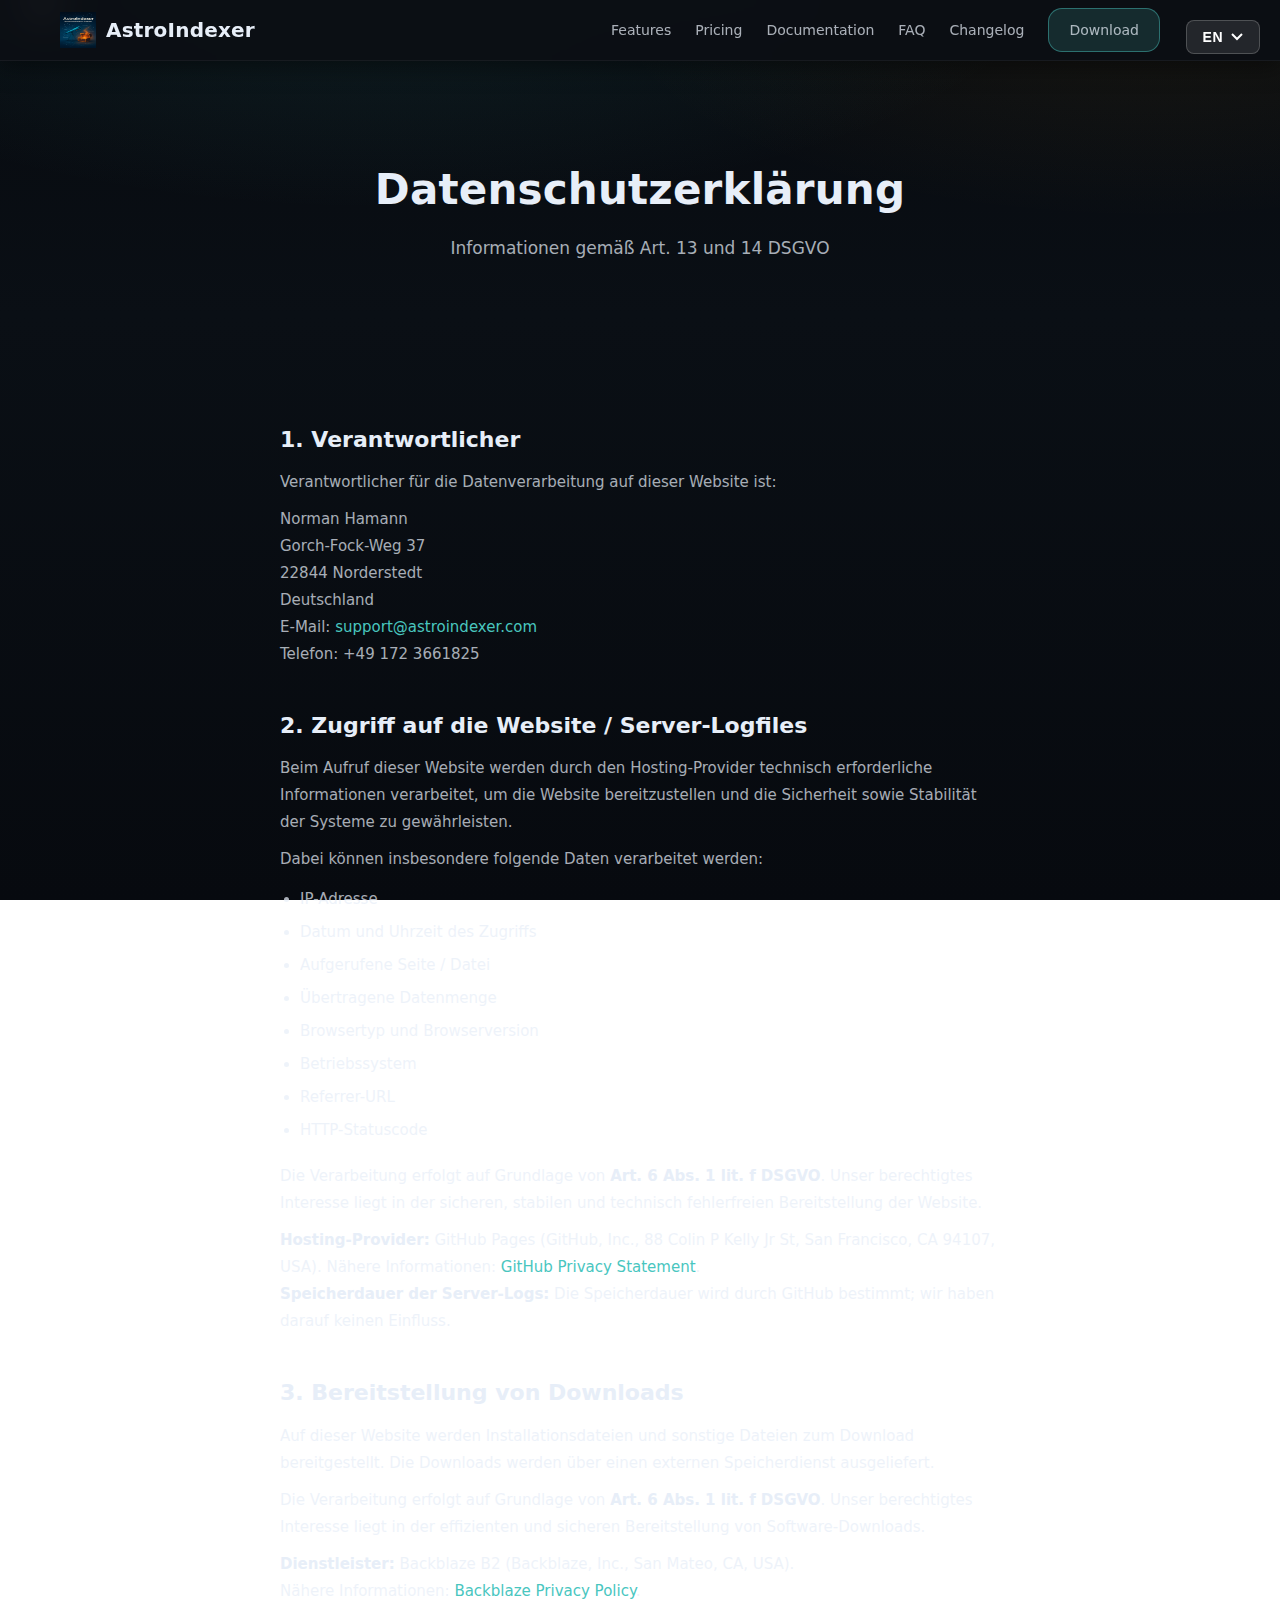
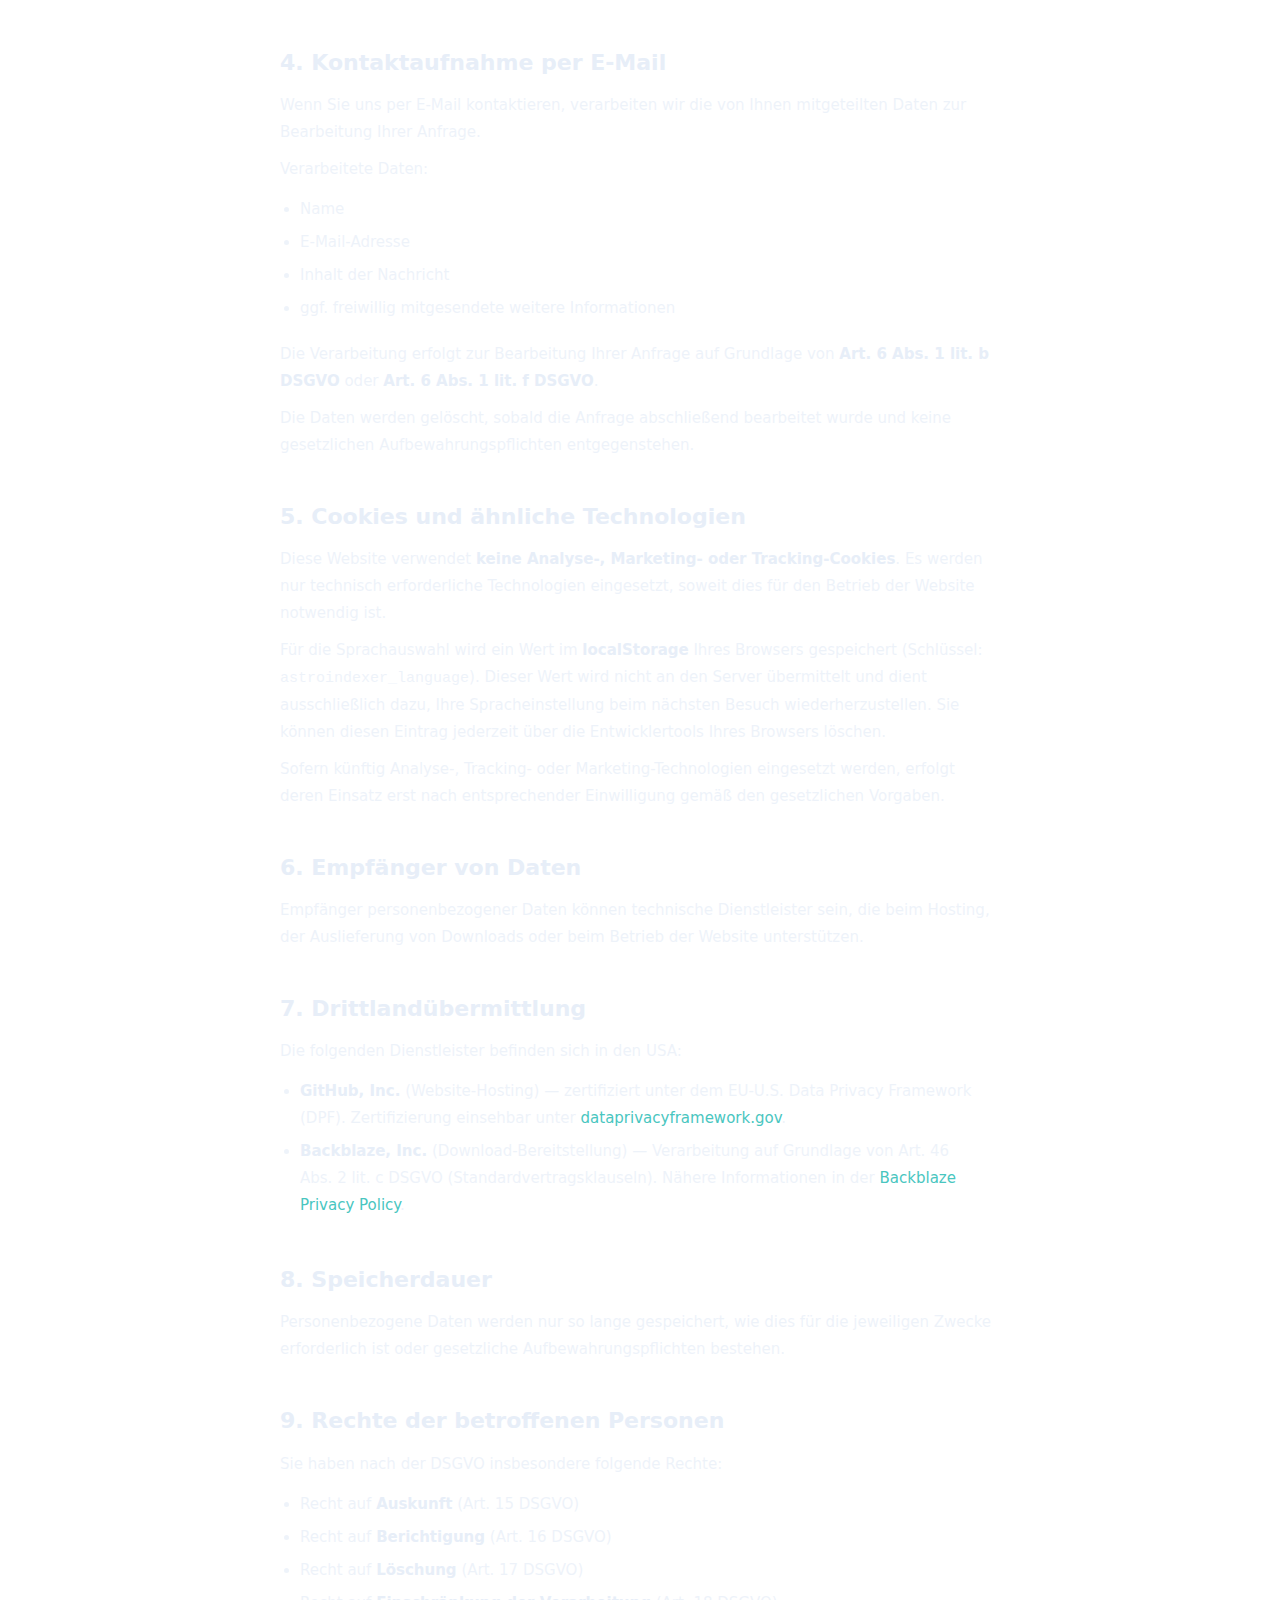
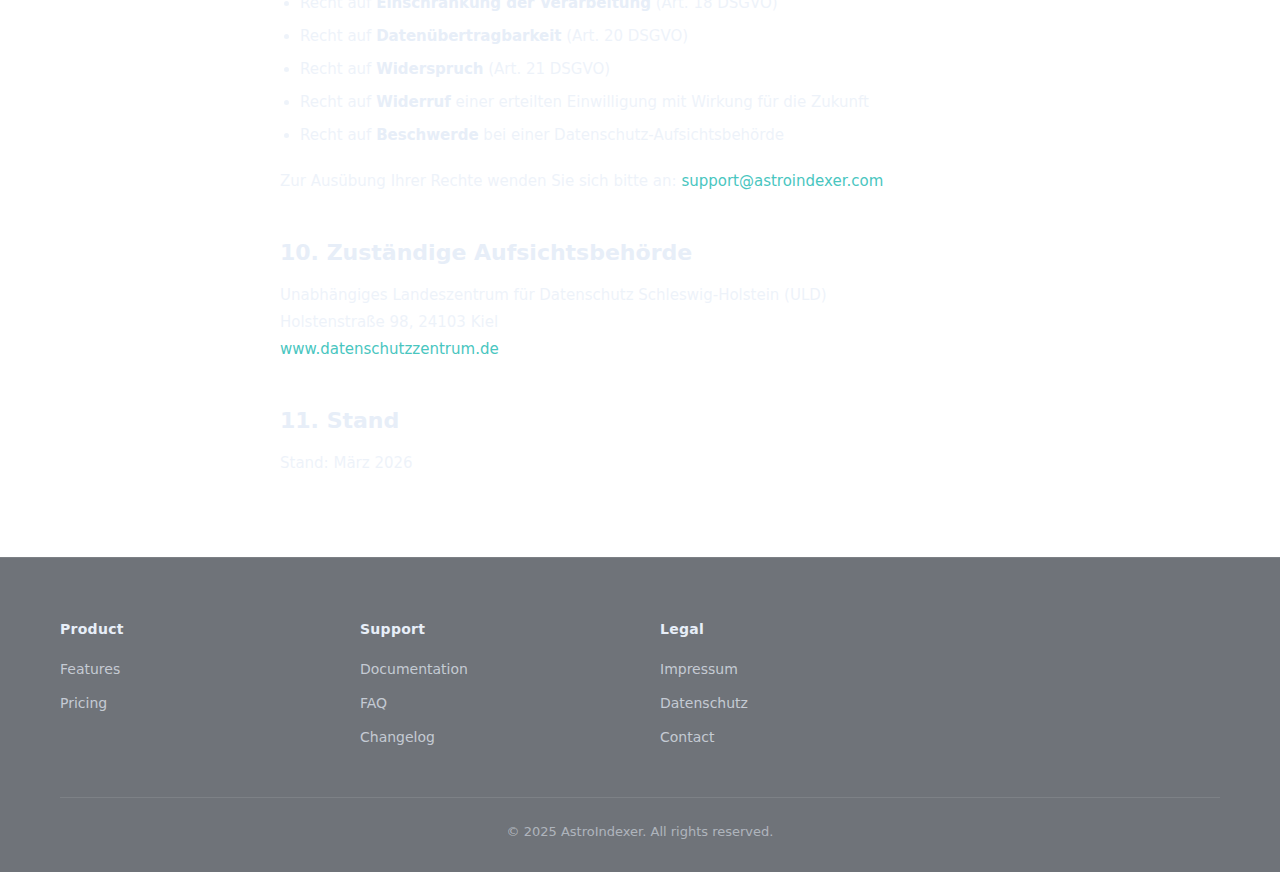
<file: datenschutz.html>
<!DOCTYPE html>
<html lang="de">
<head>
    <meta charset="UTF-8">
    <meta name="viewport" content="width=device-width, initial-scale=1.0">
    <meta name="description" content="Datenschutzerklärung - AstroIndexer">
    <title>Datenschutz - AstroIndexer</title>
    <link rel="stylesheet" href="css/style.css">
    <link rel="stylesheet" href="css/language-switcher.css">
    <link rel="stylesheet" href="css/pages.css">
    <link rel="icon" type="image/png" href="favicon.png">
    <style>
        .privacy-container { max-width: 760px; }
        .privacy-container h2 {
            font-size: 22px;
            font-weight: 800;
            margin-top: 40px;
            margin-bottom: 12px;
        }
        .privacy-container h3 {
            font-size: 17px;
            font-weight: 700;
            margin-top: 24px;
            margin-bottom: 8px;
        }
        .privacy-container p, .privacy-container li {
            font-size: 15px;
            color: var(--text-secondary);
            line-height: 1.8;
        }
        .privacy-container p { margin-bottom: 10px; }
        .privacy-container ul {
            padding-left: 20px;
            margin: 8px 0 16px;
        }
        .privacy-container li { padding: 3px 0; }
        .privacy-container a {
            color: var(--teal);
            text-decoration: none;
        }
        .privacy-container a:hover { text-decoration: underline; }
        .privacy-container strong { color: var(--txt); }
    </style>
</head>
<body>
    <!-- Language Switcher -->
    <div class="language-switcher">
        <button class="language-btn" id="languageBtn">
            <span class="flag" id="currentFlag">&#127468;&#127463;</span>
            <span class="lang-code" id="currentLang">EN</span>
        </button>
        <div class="language-dropdown" id="languageDropdown">
            <a href="#" class="language-option" data-lang="en">
                <span class="flag">&#127468;&#127463;</span>
                <span>English</span>
            </a>
            <a href="#" class="language-option" data-lang="de">
                <span class="flag">&#127465;&#127466;</span>
                <span>Deutsch</span>
            </a>
            <a href="#" class="language-option" data-lang="es">
                <span class="flag">&#127466;&#127480;</span>
                <span>Espanol</span>
            </a>
        </div>
    </div>

    <!-- Navigation -->
    <nav class="navbar scrolled">
        <div class="container">
            <div class="nav-brand">
                <a href="index.html" style="display:flex;align-items:center;gap:10px;text-decoration:none;color:inherit">
                    <img src="images/logo.png" alt="AstroIndexer" class="logo">
                    <span>AstroIndexer</span>
                </a>
            </div>
            <ul class="nav-menu">
                <li><a href="index.html#features">Features</a></li>
                <li><a href="index.html#pricing">Pricing</a></li>
                <li><a href="docs.html">Documentation</a></li>
                <li><a href="faq.html">FAQ</a></li>
                <li><a href="changelog.html">Changelog</a></li>
                <li><a href="index.html#download" class="btn-primary">Download</a></li>
            </ul>
        </div>
    </nav>

    <!-- Page Header -->
    <section class="page-header">
        <div class="container">
            <h1>Datenschutzerkl&auml;rung</h1>
            <p class="page-subtitle">Informationen gem&auml;&szlig; Art.&nbsp;13 und 14 DSGVO</p>
        </div>
    </section>

    <!-- Content -->
    <section class="doc-section">
        <div class="container privacy-container">

            <!-- 1. Verantwortlicher -->
            <h2>1. Verantwortlicher</h2>
            <p>
                Verantwortlicher f&uuml;r die Datenverarbeitung auf dieser Website ist:
            </p>
            <p>
                Norman Hamann<br>
                Gorch-Fock-Weg 37<br>
                22844 Norderstedt<br>
                Deutschland<br>
                E-Mail: <a href="mailto:support@astroindexer.com">support@astroindexer.com</a><br>
                Telefon: +49 172 3661825
            </p>

            <!-- 2. Server-Logfiles -->
            <h2>2. Zugriff auf die Website / Server-Logfiles</h2>
            <p>
                Beim Aufruf dieser Website werden durch den Hosting-Provider technisch erforderliche Informationen verarbeitet, um die Website bereitzustellen und die Sicherheit sowie Stabilit&auml;t der Systeme zu gew&auml;hrleisten.
            </p>
            <p>Dabei k&ouml;nnen insbesondere folgende Daten verarbeitet werden:</p>
            <ul>
                <li>IP-Adresse</li>
                <li>Datum und Uhrzeit des Zugriffs</li>
                <li>Aufgerufene Seite / Datei</li>
                <li>&Uuml;bertragene Datenmenge</li>
                <li>Browsertyp und Browserversion</li>
                <li>Betriebssystem</li>
                <li>Referrer-URL</li>
                <li>HTTP-Statuscode</li>
            </ul>
            <p>
                Die Verarbeitung erfolgt auf Grundlage von <strong>Art.&nbsp;6 Abs.&nbsp;1 lit.&nbsp;f DSGVO</strong>. Unser berechtigtes Interesse liegt in der sicheren, stabilen und technisch fehlerfreien Bereitstellung der Website.
            </p>
            <p>
                <strong>Hosting-Provider:</strong> GitHub Pages (GitHub, Inc., 88 Colin P Kelly Jr St, San Francisco, CA 94107, USA). N&auml;here Informationen: <a href="https://docs.github.com/en/site-policy/privacy-policies/github-general-privacy-statement" target="_blank" rel="noopener">GitHub Privacy Statement</a>.<br>
                <strong>Speicherdauer der Server-Logs:</strong> Die Speicherdauer wird durch GitHub bestimmt; wir haben darauf keinen Einfluss.
            </p>

            <!-- 3. Downloads -->
            <h2>3. Bereitstellung von Downloads</h2>
            <p>
                Auf dieser Website werden Installationsdateien und sonstige Dateien zum Download bereitgestellt. Die Downloads werden &uuml;ber einen externen Speicherdienst ausgeliefert.
            </p>
            <p>
                Die Verarbeitung erfolgt auf Grundlage von <strong>Art.&nbsp;6 Abs.&nbsp;1 lit.&nbsp;f DSGVO</strong>. Unser berechtigtes Interesse liegt in der effizienten und sicheren Bereitstellung von Software-Downloads.
            </p>
            <p>
                <strong>Dienstleister:</strong> Backblaze B2 (Backblaze, Inc., San Mateo, CA, USA).<br>
                N&auml;here Informationen: <a href="https://www.backblaze.com/company/privacy" target="_blank" rel="noopener">Backblaze Privacy Policy</a>.
            </p>

            <!-- 4. Kontakt -->
            <h2>4. Kontaktaufnahme per E-Mail</h2>
            <p>
                Wenn Sie uns per E-Mail kontaktieren, verarbeiten wir die von Ihnen mitgeteilten Daten zur Bearbeitung Ihrer Anfrage.
            </p>
            <p>Verarbeitete Daten:</p>
            <ul>
                <li>Name</li>
                <li>E-Mail-Adresse</li>
                <li>Inhalt der Nachricht</li>
                <li>ggf. freiwillig mitgesendete weitere Informationen</li>
            </ul>
            <p>
                Die Verarbeitung erfolgt zur Bearbeitung Ihrer Anfrage auf Grundlage von <strong>Art.&nbsp;6 Abs.&nbsp;1 lit.&nbsp;b DSGVO</strong> oder <strong>Art.&nbsp;6 Abs.&nbsp;1 lit.&nbsp;f DSGVO</strong>.
            </p>
            <p>
                Die Daten werden gel&ouml;scht, sobald die Anfrage abschlie&szlig;end bearbeitet wurde und keine gesetzlichen Aufbewahrungspflichten entgegenstehen.
            </p>

            <!-- 5. Cookies -->
            <h2>5. Cookies und &auml;hnliche Technologien</h2>
            <p>
                Diese Website verwendet <strong>keine Analyse-, Marketing- oder Tracking-Cookies</strong>. Es werden nur technisch erforderliche Technologien eingesetzt, soweit dies f&uuml;r den Betrieb der Website notwendig ist.
            </p>
            <p>
                F&uuml;r die Sprachauswahl wird ein Wert im <strong>localStorage</strong> Ihres Browsers gespeichert (Schl&uuml;ssel: <code>astroindexer_language</code>). Dieser Wert wird nicht an den Server &uuml;bermittelt und dient ausschlie&szlig;lich dazu, Ihre Spracheinstellung beim n&auml;chsten Besuch wiederherzustellen. Sie k&ouml;nnen diesen Eintrag jederzeit &uuml;ber die Entwicklertools Ihres Browsers l&ouml;schen.
            </p>
            <p>
                Sofern k&uuml;nftig Analyse-, Tracking- oder Marketing-Technologien eingesetzt werden, erfolgt deren Einsatz erst nach entsprechender Einwilligung gem&auml;&szlig; den gesetzlichen Vorgaben.
            </p>

            <!-- 6. Empfänger -->
            <h2>6. Empf&auml;nger von Daten</h2>
            <p>
                Empf&auml;nger personenbezogener Daten k&ouml;nnen technische Dienstleister sein, die beim Hosting, der Auslieferung von Downloads oder beim Betrieb der Website unterst&uuml;tzen.
            </p>

            <!-- 7. Drittlandübermittlung -->
            <h2>7. Drittland&uuml;bermittlung</h2>
            <p>
                Die folgenden Dienstleister befinden sich in den USA:
            </p>
            <ul>
                <li><strong>GitHub, Inc.</strong> (Website-Hosting) &mdash; zertifiziert unter dem EU-U.S. Data Privacy Framework (DPF). Zertifizierung einsehbar unter <a href="https://www.dataprivacyframework.gov/" target="_blank" rel="noopener">dataprivacyframework.gov</a>.</li>
                <li><strong>Backblaze, Inc.</strong> (Download-Bereitstellung) &mdash; Verarbeitung auf Grundlage von Art.&nbsp;46 Abs.&nbsp;2 lit.&nbsp;c DSGVO (Standardvertragsklauseln). N&auml;here Informationen in der <a href="https://www.backblaze.com/company/privacy" target="_blank" rel="noopener">Backblaze Privacy Policy</a>.</li>
            </ul>

            <!-- 8. Speicherdauer -->
            <h2>8. Speicherdauer</h2>
            <p>
                Personenbezogene Daten werden nur so lange gespeichert, wie dies f&uuml;r die jeweiligen Zwecke erforderlich ist oder gesetzliche Aufbewahrungspflichten bestehen.
            </p>

            <!-- 9. Betroffenenrechte -->
            <h2>9. Rechte der betroffenen Personen</h2>
            <p>Sie haben nach der DSGVO insbesondere folgende Rechte:</p>
            <ul>
                <li>Recht auf <strong>Auskunft</strong> (Art.&nbsp;15 DSGVO)</li>
                <li>Recht auf <strong>Berichtigung</strong> (Art.&nbsp;16 DSGVO)</li>
                <li>Recht auf <strong>L&ouml;schung</strong> (Art.&nbsp;17 DSGVO)</li>
                <li>Recht auf <strong>Einschr&auml;nkung der Verarbeitung</strong> (Art.&nbsp;18 DSGVO)</li>
                <li>Recht auf <strong>Daten&uuml;bertragbarkeit</strong> (Art.&nbsp;20 DSGVO)</li>
                <li>Recht auf <strong>Widerspruch</strong> (Art.&nbsp;21 DSGVO)</li>
                <li>Recht auf <strong>Widerruf</strong> einer erteilten Einwilligung mit Wirkung f&uuml;r die Zukunft</li>
                <li>Recht auf <strong>Beschwerde</strong> bei einer Datenschutz-Aufsichtsbeh&ouml;rde</li>
            </ul>
            <p>
                Zur Aus&uuml;bung Ihrer Rechte wenden Sie sich bitte an: <a href="mailto:support@astroindexer.com">support@astroindexer.com</a>
            </p>

            <!-- 10. Aufsichtsbehörde -->
            <h2>10. Zust&auml;ndige Aufsichtsbeh&ouml;rde</h2>
            <p>
                Unabh&auml;ngiges Landeszentrum f&uuml;r Datenschutz Schleswig-Holstein (ULD)<br>
                Holstenstra&szlig;e 98, 24103 Kiel<br>
                <a href="https://www.datenschutzzentrum.de" target="_blank" rel="noopener">www.datenschutzzentrum.de</a>
            </p>

            <!-- 11. Stand -->
            <h2>11. Stand</h2>
            <p>
                Stand: M&auml;rz 2026
            </p>

        </div>
    </section>

    <!-- Footer -->
    <footer class="footer">
        <div class="container">
            <div class="footer-grid">
                <div class="footer-column">
                    <h4>Product</h4>
                    <ul>
                        <li><a href="index.html#features">Features</a></li>
                        <li><a href="index.html#pricing">Pricing</a></li>
                    </ul>
                </div>
                <div class="footer-column">
                    <h4>Support</h4>
                    <ul>
                        <li><a href="docs.html">Documentation</a></li>
                        <li><a href="faq.html">FAQ</a></li>
                        <li><a href="changelog.html">Changelog</a></li>
                    </ul>
                </div>
                <div class="footer-column">
                    <h4>Legal</h4>
                    <ul>
                        <li><a href="impressum.html">Impressum</a></li>
                        <li><a href="datenschutz.html">Datenschutz</a></li>
                        <li><a href="mailto:support@astroindexer.com">Contact</a></li>
                    </ul>
                </div>
            </div>
            <div class="footer-bottom">
                <p>&copy; 2025 AstroIndexer. All rights reserved.</p>
            </div>
        </div>
    </footer>

    <script src="js/languages.js"></script>
</body>
</html>
</file>
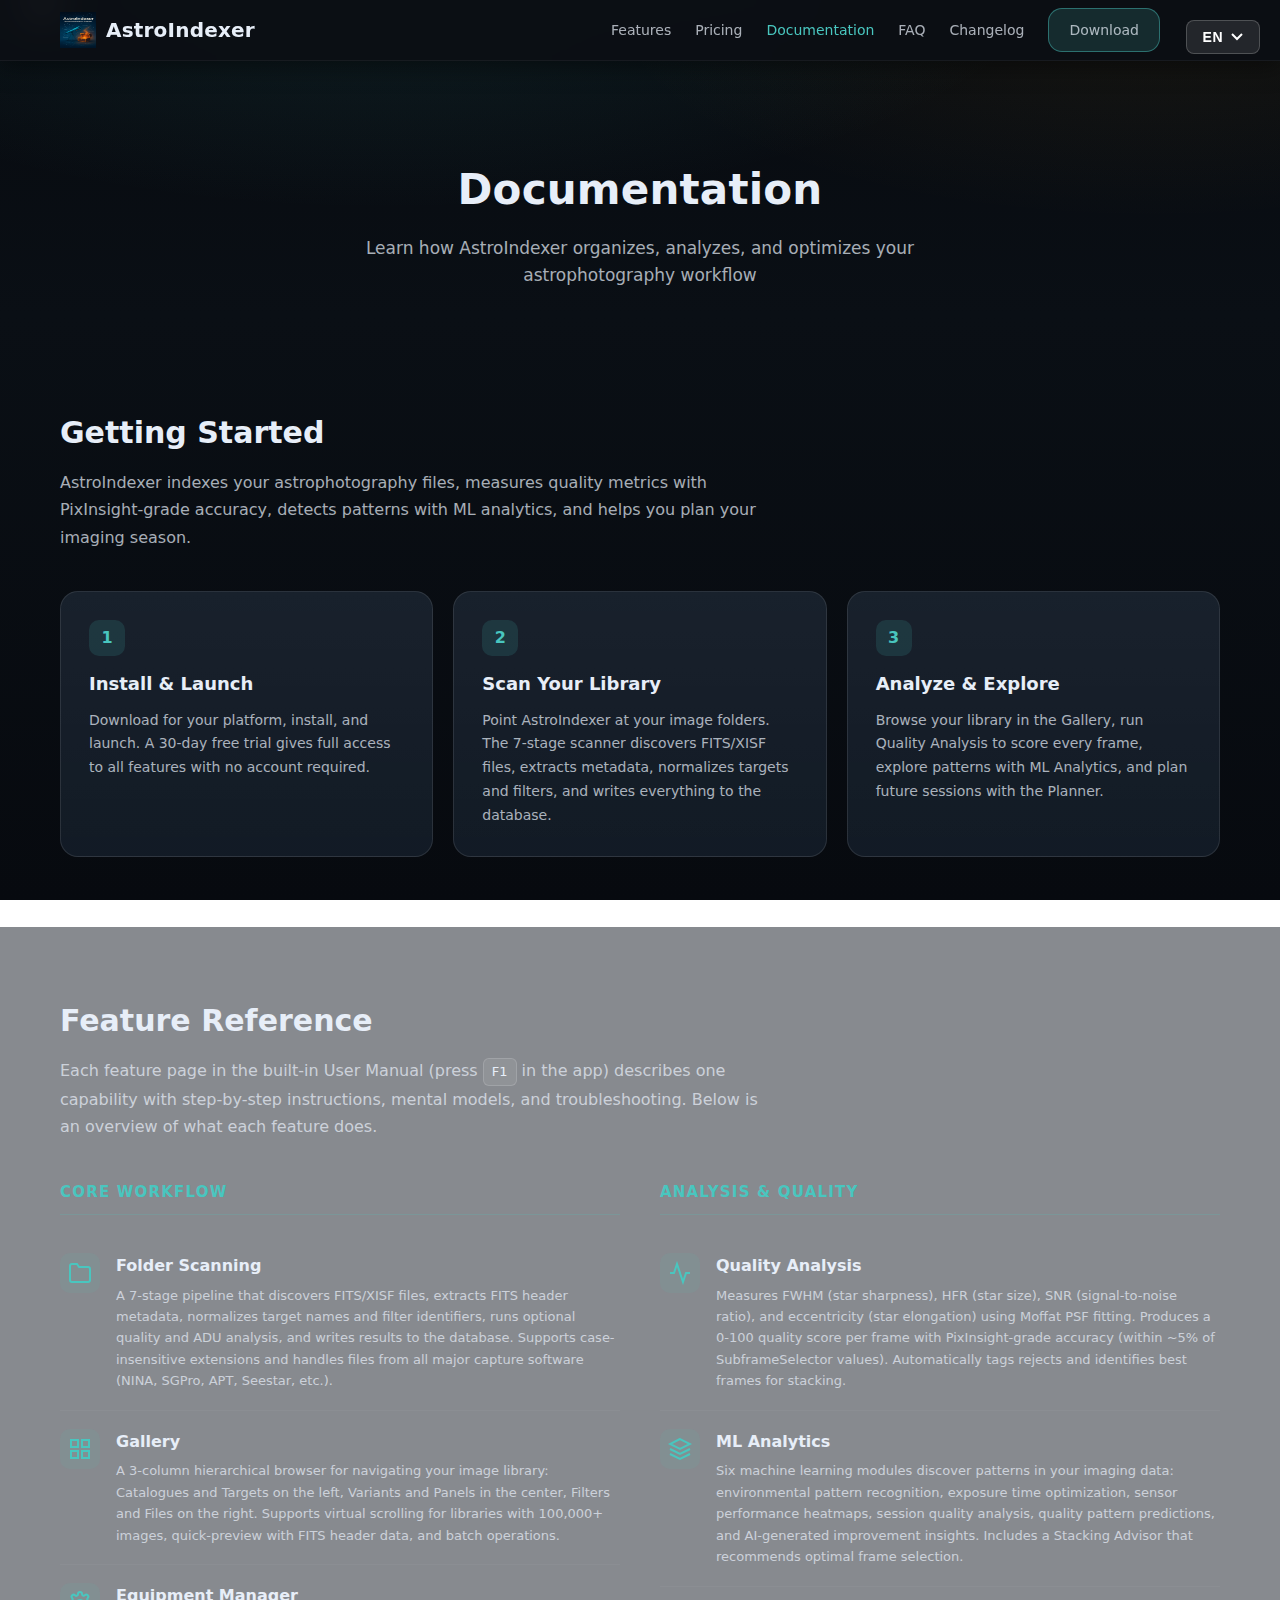
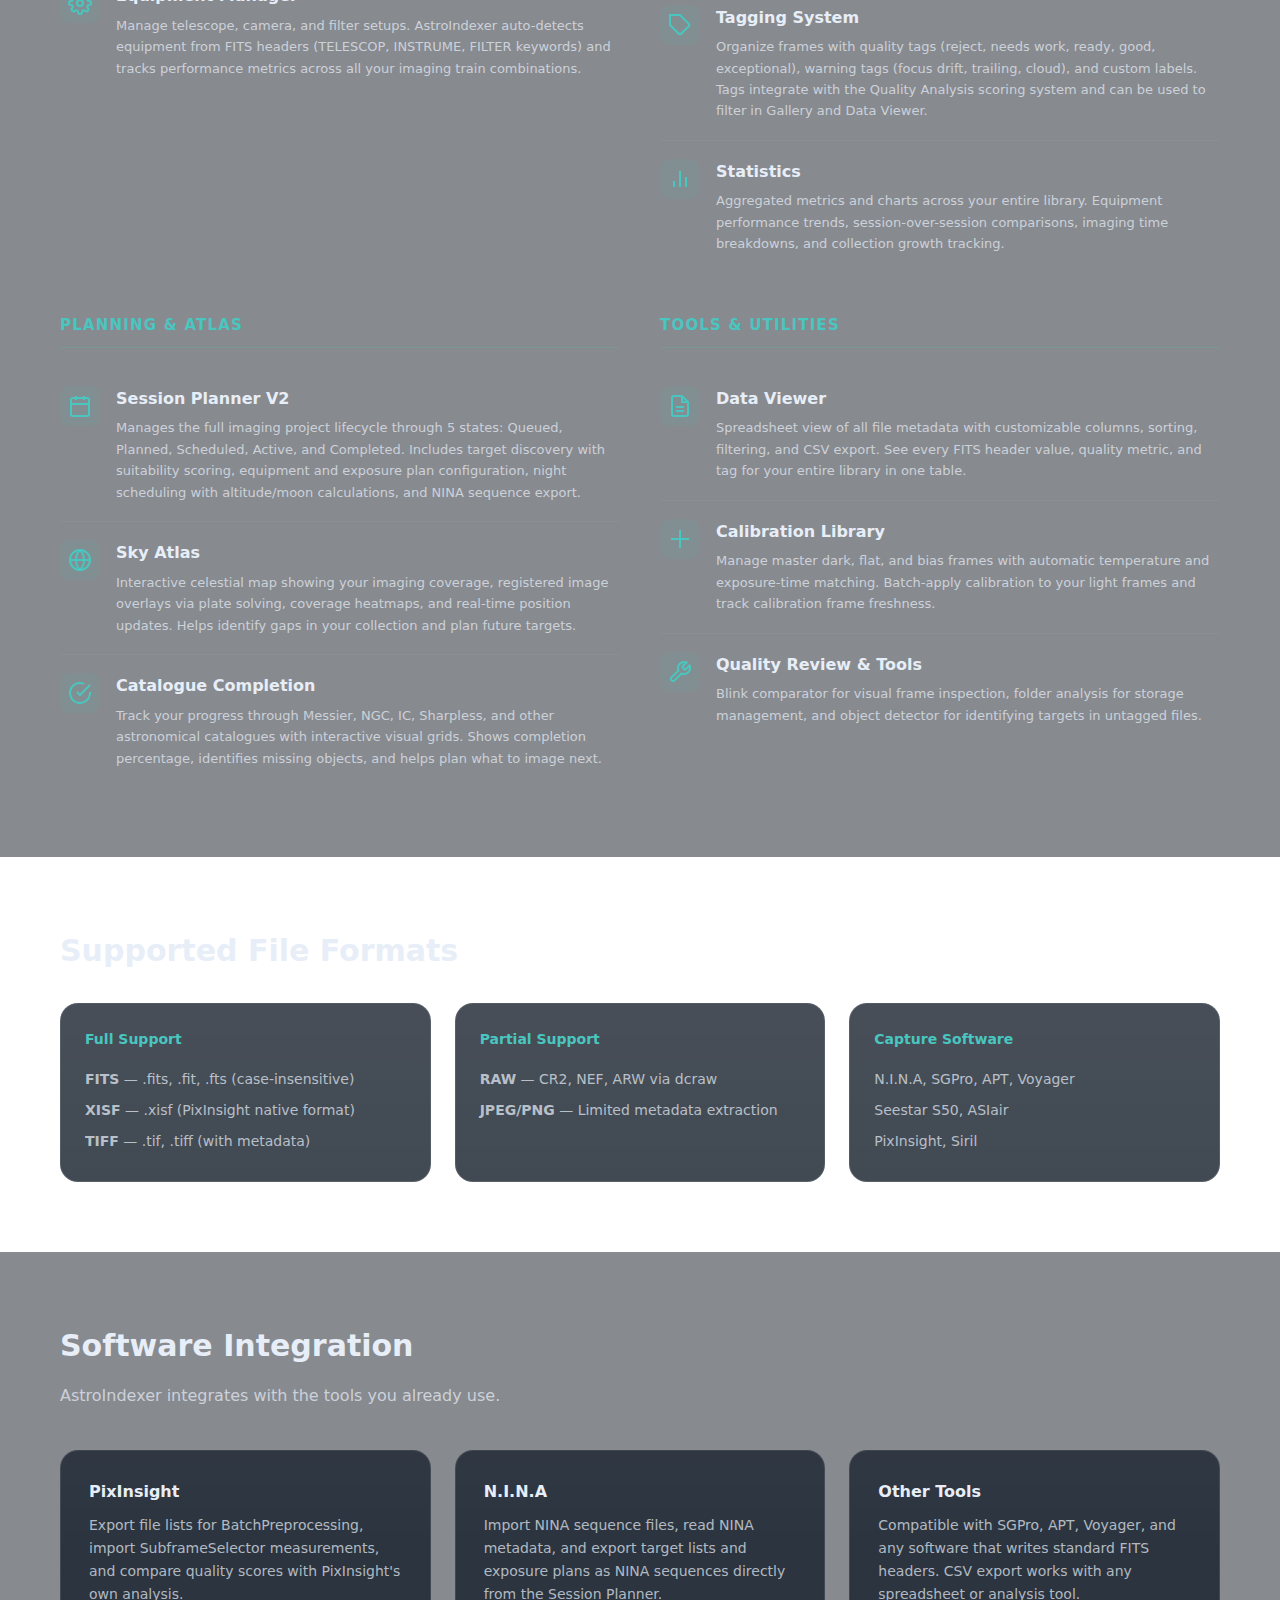
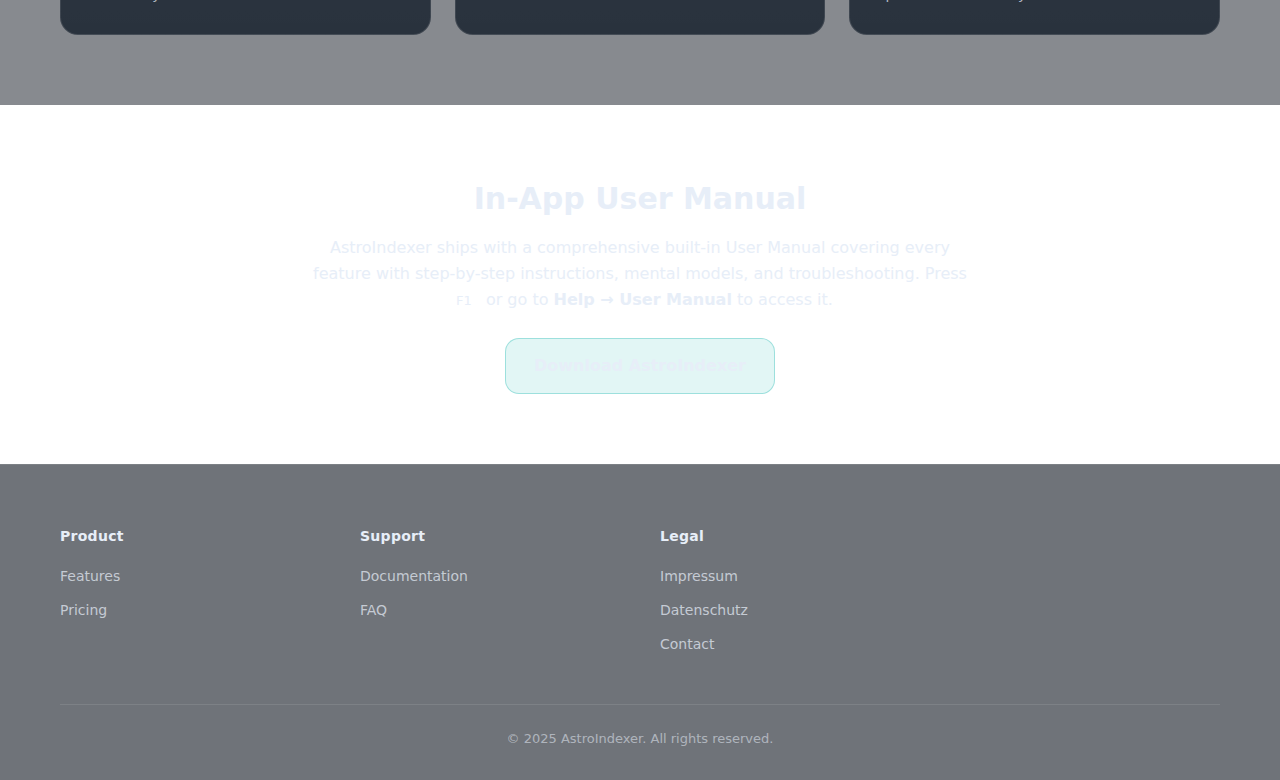
<file: docs.html>
<!DOCTYPE html>
<html lang="en">
<head>
    <meta charset="UTF-8">
    <meta name="viewport" content="width=device-width, initial-scale=1.0">
    <meta name="description" content="AstroIndexer Documentation - Learn about features, workflows, and capabilities">
    <title>Documentation - AstroIndexer</title>
    <link rel="stylesheet" href="css/style.css">
    <link rel="stylesheet" href="css/language-switcher.css">
    <link rel="stylesheet" href="css/pages.css">
    <link rel="icon" type="image/png" href="favicon.png">
</head>
<body>
    <!-- Language Switcher -->
    <div class="language-switcher">
        <button class="language-btn" id="languageBtn">
            <span class="flag" id="currentFlag">&#127468;&#127463;</span>
            <span class="lang-code" id="currentLang">EN</span>
        </button>
        <div class="language-dropdown" id="languageDropdown">
            <a href="#" class="language-option" data-lang="en">
                <span class="flag">&#127468;&#127463;</span>
                <span>English</span>
            </a>
            <a href="#" class="language-option" data-lang="de">
                <span class="flag">&#127465;&#127466;</span>
                <span>Deutsch</span>
            </a>
            <a href="#" class="language-option" data-lang="es">
                <span class="flag">&#127466;&#127480;</span>
                <span>Espanol</span>
            </a>
        </div>
    </div>

    <!-- Navigation -->
    <nav class="navbar scrolled">
        <div class="container">
            <div class="nav-brand">
                <a href="index.html" style="display:flex;align-items:center;gap:10px;text-decoration:none;color:inherit">
                    <img src="images/logo.png" alt="AstroIndexer" class="logo">
                    <span>AstroIndexer</span>
                </a>
            </div>
            <ul class="nav-menu">
                <li><a href="index.html#features">Features</a></li>
                <li><a href="index.html#pricing">Pricing</a></li>
                <li><a href="docs.html" class="active">Documentation</a></li>
                <li><a href="faq.html">FAQ</a></li>
                <li><a href="changelog.html">Changelog</a></li>
                <li><a href="index.html#download" class="btn-primary">Download</a></li>
            </ul>
        </div>
    </nav>

    <!-- Page Header -->
    <section class="page-header">
        <div class="container">
            <h1>Documentation</h1>
            <p class="page-subtitle">Learn how AstroIndexer organizes, analyzes, and optimizes your astrophotography workflow</p>
        </div>
    </section>

    <!-- Quick Start -->
    <section class="doc-section">
        <div class="container">
            <h2>Getting Started</h2>
            <p class="section-lead">AstroIndexer indexes your astrophotography files, measures quality metrics with PixInsight-grade accuracy, detects patterns with ML analytics, and helps you plan your imaging season.</p>

            <div class="steps-grid">
                <div class="step-card">
                    <div class="step-number">1</div>
                    <h3>Install &amp; Launch</h3>
                    <p>Download for your platform, install, and launch. A 30-day free trial gives full access to all features with no account required.</p>
                </div>
                <div class="step-card">
                    <div class="step-number">2</div>
                    <h3>Scan Your Library</h3>
                    <p>Point AstroIndexer at your image folders. The 7-stage scanner discovers FITS/XISF files, extracts metadata, normalizes targets and filters, and writes everything to the database.</p>
                </div>
                <div class="step-card">
                    <div class="step-number">3</div>
                    <h3>Analyze &amp; Explore</h3>
                    <p>Browse your library in the Gallery, run Quality Analysis to score every frame, explore patterns with ML Analytics, and plan future sessions with the Planner.</p>
                </div>
            </div>
        </div>
    </section>

    <!-- Features Documentation -->
    <section class="doc-section alt-bg">
        <div class="container">
            <h2>Feature Reference</h2>
            <p class="section-lead">Each feature page in the built-in User Manual (press <kbd>F1</kbd> in the app) describes one capability with step-by-step instructions, mental models, and troubleshooting. Below is an overview of what each feature does.</p>

            <div class="doc-grid">
                <!-- Core Workflow -->
                <div class="doc-category">
                    <h3 class="category-title">Core Workflow</h3>

                    <div class="doc-card">
                        <div class="doc-icon">
                            <svg width="24" height="24" viewBox="0 0 24 24" fill="none" stroke="currentColor" stroke-width="2"><path d="M22 19a2 2 0 01-2 2H4a2 2 0 01-2-2V5a2 2 0 012-2h5l2 3h9a2 2 0 012 2z"/></svg>
                        </div>
                        <div>
                            <h4>Folder Scanning</h4>
                            <p>A 7-stage pipeline that discovers FITS/XISF files, extracts FITS header metadata, normalizes target names and filter identifiers, runs optional quality and ADU analysis, and writes results to the database. Supports case-insensitive extensions and handles files from all major capture software (NINA, SGPro, APT, Seestar, etc.).</p>
                        </div>
                    </div>

                    <div class="doc-card">
                        <div class="doc-icon">
                            <svg width="24" height="24" viewBox="0 0 24 24" fill="none" stroke="currentColor" stroke-width="2"><rect x="3" y="3" width="7" height="7"/><rect x="14" y="3" width="7" height="7"/><rect x="3" y="14" width="7" height="7"/><rect x="14" y="14" width="7" height="7"/></svg>
                        </div>
                        <div>
                            <h4>Gallery</h4>
                            <p>A 3-column hierarchical browser for navigating your image library: Catalogues and Targets on the left, Variants and Panels in the center, Filters and Files on the right. Supports virtual scrolling for libraries with 100,000+ images, quick-preview with FITS header data, and batch operations.</p>
                        </div>
                    </div>

                    <div class="doc-card">
                        <div class="doc-icon">
                            <svg width="24" height="24" viewBox="0 0 24 24" fill="none" stroke="currentColor" stroke-width="2"><circle cx="12" cy="12" r="3"/><path d="M19.4 15a1.65 1.65 0 00.33 1.82l.06.06a2 2 0 010 2.83 2 2 0 01-2.83 0l-.06-.06a1.65 1.65 0 00-1.82-.33 1.65 1.65 0 00-1 1.51V21a2 2 0 01-4 0v-.09A1.65 1.65 0 009 19.4a1.65 1.65 0 00-1.82.33l-.06.06a2 2 0 01-2.83-2.83l.06-.06A1.65 1.65 0 004.68 15a1.65 1.65 0 00-1.51-1H3a2 2 0 010-4h.09A1.65 1.65 0 004.6 9a1.65 1.65 0 00-.33-1.82l-.06-.06a2 2 0 012.83-2.83l.06.06A1.65 1.65 0 009 4.68a1.65 1.65 0 001-1.51V3a2 2 0 014 0v.09a1.65 1.65 0 001 1.51 1.65 1.65 0 001.82-.33l.06-.06a2 2 0 012.83 2.83l-.06.06A1.65 1.65 0 0019.4 9a1.65 1.65 0 001.51 1H21a2 2 0 010 4h-.09a1.65 1.65 0 00-1.51 1z"/></svg>
                        </div>
                        <div>
                            <h4>Equipment Manager</h4>
                            <p>Manage telescope, camera, and filter setups. AstroIndexer auto-detects equipment from FITS headers (TELESCOP, INSTRUME, FILTER keywords) and tracks performance metrics across all your imaging train combinations.</p>
                        </div>
                    </div>
                </div>

                <!-- Analysis & Quality -->
                <div class="doc-category">
                    <h3 class="category-title">Analysis &amp; Quality</h3>

                    <div class="doc-card">
                        <div class="doc-icon">
                            <svg width="24" height="24" viewBox="0 0 24 24" fill="none" stroke="currentColor" stroke-width="2"><polyline points="22 12 18 12 15 21 9 3 6 12 2 12"/></svg>
                        </div>
                        <div>
                            <h4>Quality Analysis</h4>
                            <p>Measures FWHM (star sharpness), HFR (star size), SNR (signal-to-noise ratio), and eccentricity (star elongation) using Moffat PSF fitting. Produces a 0-100 quality score per frame with PixInsight-grade accuracy (within ~5% of SubframeSelector values). Automatically tags rejects and identifies best frames for stacking.</p>
                        </div>
                    </div>

                    <div class="doc-card">
                        <div class="doc-icon">
                            <svg width="24" height="24" viewBox="0 0 24 24" fill="none" stroke="currentColor" stroke-width="2"><path d="M12 2L2 7l10 5 10-5-10-5z"/><path d="M2 17l10 5 10-5"/><path d="M2 12l10 5 10-5"/></svg>
                        </div>
                        <div>
                            <h4>ML Analytics</h4>
                            <p>Six machine learning modules discover patterns in your imaging data: environmental pattern recognition, exposure time optimization, sensor performance heatmaps, session quality analysis, quality pattern predictions, and AI-generated improvement insights. Includes a Stacking Advisor that recommends optimal frame selection.</p>
                        </div>
                    </div>

                    <div class="doc-card">
                        <div class="doc-icon">
                            <svg width="24" height="24" viewBox="0 0 24 24" fill="none" stroke="currentColor" stroke-width="2"><path d="M20.59 13.41l-7.17 7.17a2 2 0 01-2.83 0L2 12V2h10l8.59 8.59a2 2 0 010 2.82z"/><line x1="7" y1="7" x2="7.01" y2="7"/></svg>
                        </div>
                        <div>
                            <h4>Tagging System</h4>
                            <p>Organize frames with quality tags (reject, needs work, ready, good, exceptional), warning tags (focus drift, trailing, cloud), and custom labels. Tags integrate with the Quality Analysis scoring system and can be used to filter in Gallery and Data Viewer.</p>
                        </div>
                    </div>

                    <div class="doc-card">
                        <div class="doc-icon">
                            <svg width="24" height="24" viewBox="0 0 24 24" fill="none" stroke="currentColor" stroke-width="2"><line x1="18" y1="20" x2="18" y2="10"/><line x1="12" y1="20" x2="12" y2="4"/><line x1="6" y1="20" x2="6" y2="14"/></svg>
                        </div>
                        <div>
                            <h4>Statistics</h4>
                            <p>Aggregated metrics and charts across your entire library. Equipment performance trends, session-over-session comparisons, imaging time breakdowns, and collection growth tracking.</p>
                        </div>
                    </div>
                </div>

                <!-- Planning & Atlas -->
                <div class="doc-category">
                    <h3 class="category-title">Planning &amp; Atlas</h3>

                    <div class="doc-card">
                        <div class="doc-icon">
                            <svg width="24" height="24" viewBox="0 0 24 24" fill="none" stroke="currentColor" stroke-width="2"><rect x="3" y="4" width="18" height="18" rx="2" ry="2"/><line x1="16" y1="2" x2="16" y2="6"/><line x1="8" y1="2" x2="8" y2="6"/><line x1="3" y1="10" x2="21" y2="10"/></svg>
                        </div>
                        <div>
                            <h4>Session Planner V2</h4>
                            <p>Manages the full imaging project lifecycle through 5 states: Queued, Planned, Scheduled, Active, and Completed. Includes target discovery with suitability scoring, equipment and exposure plan configuration, night scheduling with altitude/moon calculations, and NINA sequence export.</p>
                        </div>
                    </div>

                    <div class="doc-card">
                        <div class="doc-icon">
                            <svg width="24" height="24" viewBox="0 0 24 24" fill="none" stroke="currentColor" stroke-width="2"><circle cx="12" cy="12" r="10"/><path d="M12 2a14.5 14.5 0 000 20 14.5 14.5 0 000-20"/><path d="M2 12h20"/></svg>
                        </div>
                        <div>
                            <h4>Sky Atlas</h4>
                            <p>Interactive celestial map showing your imaging coverage, registered image overlays via plate solving, coverage heatmaps, and real-time position updates. Helps identify gaps in your collection and plan future targets.</p>
                        </div>
                    </div>

                    <div class="doc-card">
                        <div class="doc-icon">
                            <svg width="24" height="24" viewBox="0 0 24 24" fill="none" stroke="currentColor" stroke-width="2"><path d="M22 11.08V12a10 10 0 11-5.93-9.14"/><polyline points="22 4 12 14.01 9 11.01"/></svg>
                        </div>
                        <div>
                            <h4>Catalogue Completion</h4>
                            <p>Track your progress through Messier, NGC, IC, Sharpless, and other astronomical catalogues with interactive visual grids. Shows completion percentage, identifies missing objects, and helps plan what to image next.</p>
                        </div>
                    </div>
                </div>

                <!-- Tools -->
                <div class="doc-category">
                    <h3 class="category-title">Tools &amp; Utilities</h3>

                    <div class="doc-card">
                        <div class="doc-icon">
                            <svg width="24" height="24" viewBox="0 0 24 24" fill="none" stroke="currentColor" stroke-width="2"><path d="M14 2H6a2 2 0 00-2 2v16a2 2 0 002 2h12a2 2 0 002-2V8z"/><polyline points="14 2 14 8 20 8"/><line x1="16" y1="13" x2="8" y2="13"/><line x1="16" y1="17" x2="8" y2="17"/></svg>
                        </div>
                        <div>
                            <h4>Data Viewer</h4>
                            <p>Spreadsheet view of all file metadata with customizable columns, sorting, filtering, and CSV export. See every FITS header value, quality metric, and tag for your entire library in one table.</p>
                        </div>
                    </div>

                    <div class="doc-card">
                        <div class="doc-icon">
                            <svg width="24" height="24" viewBox="0 0 24 24" fill="none" stroke="currentColor" stroke-width="2"><path d="M12 3v18M3 12h18"/></svg>
                        </div>
                        <div>
                            <h4>Calibration Library</h4>
                            <p>Manage master dark, flat, and bias frames with automatic temperature and exposure-time matching. Batch-apply calibration to your light frames and track calibration frame freshness.</p>
                        </div>
                    </div>

                    <div class="doc-card">
                        <div class="doc-icon">
                            <svg width="24" height="24" viewBox="0 0 24 24" fill="none" stroke="currentColor" stroke-width="2"><path d="M14.7 6.3a1 1 0 000 1.4l1.6 1.6a1 1 0 001.4 0l3.77-3.77a6 6 0 01-7.94 7.94l-6.91 6.91a2.12 2.12 0 01-3-3l6.91-6.91a6 6 0 017.94-7.94l-3.76 3.76z"/></svg>
                        </div>
                        <div>
                            <h4>Quality Review &amp; Tools</h4>
                            <p>Blink comparator for visual frame inspection, folder analysis for storage management, and object detector for identifying targets in untagged files.</p>
                        </div>
                    </div>
                </div>
            </div>
        </div>
    </section>

    <!-- Supported Formats -->
    <section class="doc-section">
        <div class="container">
            <h2>Supported File Formats</h2>
            <div class="formats-grid">
                <div class="format-group">
                    <h4>Full Support</h4>
                    <ul>
                        <li><strong>FITS</strong> &mdash; .fits, .fit, .fts (case-insensitive)</li>
                        <li><strong>XISF</strong> &mdash; .xisf (PixInsight native format)</li>
                        <li><strong>TIFF</strong> &mdash; .tif, .tiff (with metadata)</li>
                    </ul>
                </div>
                <div class="format-group">
                    <h4>Partial Support</h4>
                    <ul>
                        <li><strong>RAW</strong> &mdash; CR2, NEF, ARW via dcraw</li>
                        <li><strong>JPEG/PNG</strong> &mdash; Limited metadata extraction</li>
                    </ul>
                </div>
                <div class="format-group">
                    <h4>Capture Software</h4>
                    <ul>
                        <li>N.I.N.A, SGPro, APT, Voyager</li>
                        <li>Seestar S50, ASIair</li>
                        <li>PixInsight, Siril</li>
                    </ul>
                </div>
            </div>
        </div>
    </section>

    <!-- Integration -->
    <section class="doc-section alt-bg">
        <div class="container">
            <h2>Software Integration</h2>
            <p class="section-lead">AstroIndexer integrates with the tools you already use.</p>
            <div class="integration-grid">
                <div class="integration-item">
                    <h4>PixInsight</h4>
                    <p>Export file lists for BatchPreprocessing, import SubframeSelector measurements, and compare quality scores with PixInsight's own analysis.</p>
                </div>
                <div class="integration-item">
                    <h4>N.I.N.A</h4>
                    <p>Import NINA sequence files, read NINA metadata, and export target lists and exposure plans as NINA sequences directly from the Session Planner.</p>
                </div>
                <div class="integration-item">
                    <h4>Other Tools</h4>
                    <p>Compatible with SGPro, APT, Voyager, and any software that writes standard FITS headers. CSV export works with any spreadsheet or analysis tool.</p>
                </div>
            </div>
        </div>
    </section>

    <!-- In-App Help -->
    <section class="doc-section">
        <div class="container" style="text-align:center;max-width:700px">
            <h2>In-App User Manual</h2>
            <p>AstroIndexer ships with a comprehensive built-in User Manual covering every feature with step-by-step instructions, mental models, and troubleshooting. Press <kbd>F1</kbd> or go to <strong>Help &rarr; User Manual</strong> to access it.</p>
            <a href="index.html#download" class="btn-primary btn-large" style="margin-top:24px">Download AstroIndexer</a>
        </div>
    </section>

    <!-- Footer -->
    <footer class="footer">
        <div class="container">
            <div class="footer-grid">
                <div class="footer-column">
                    <h4>Product</h4>
                    <ul>
                        <li><a href="index.html#features">Features</a></li>
                        <li><a href="index.html#pricing">Pricing</a></li>
                    </ul>
                </div>
                <div class="footer-column">
                    <h4>Support</h4>
                    <ul>
                        <li><a href="docs.html">Documentation</a></li>
                        <li><a href="faq.html">FAQ</a></li>
                    </ul>
                </div>
                <div class="footer-column">
                    <h4>Legal</h4>
                    <ul>
                        <li><a href="impressum.html">Impressum</a></li>
                        <li><a href="datenschutz.html">Datenschutz</a></li>
                        <li><a href="mailto:support@astroindexer.com">Contact</a></li>
                    </ul>
                </div>
            </div>
            <div class="footer-bottom">
                <p>&copy; 2025 AstroIndexer. All rights reserved.</p>
            </div>
        </div>
    </footer>

    <script src="js/languages.js"></script>
</body>
</html>
</file>
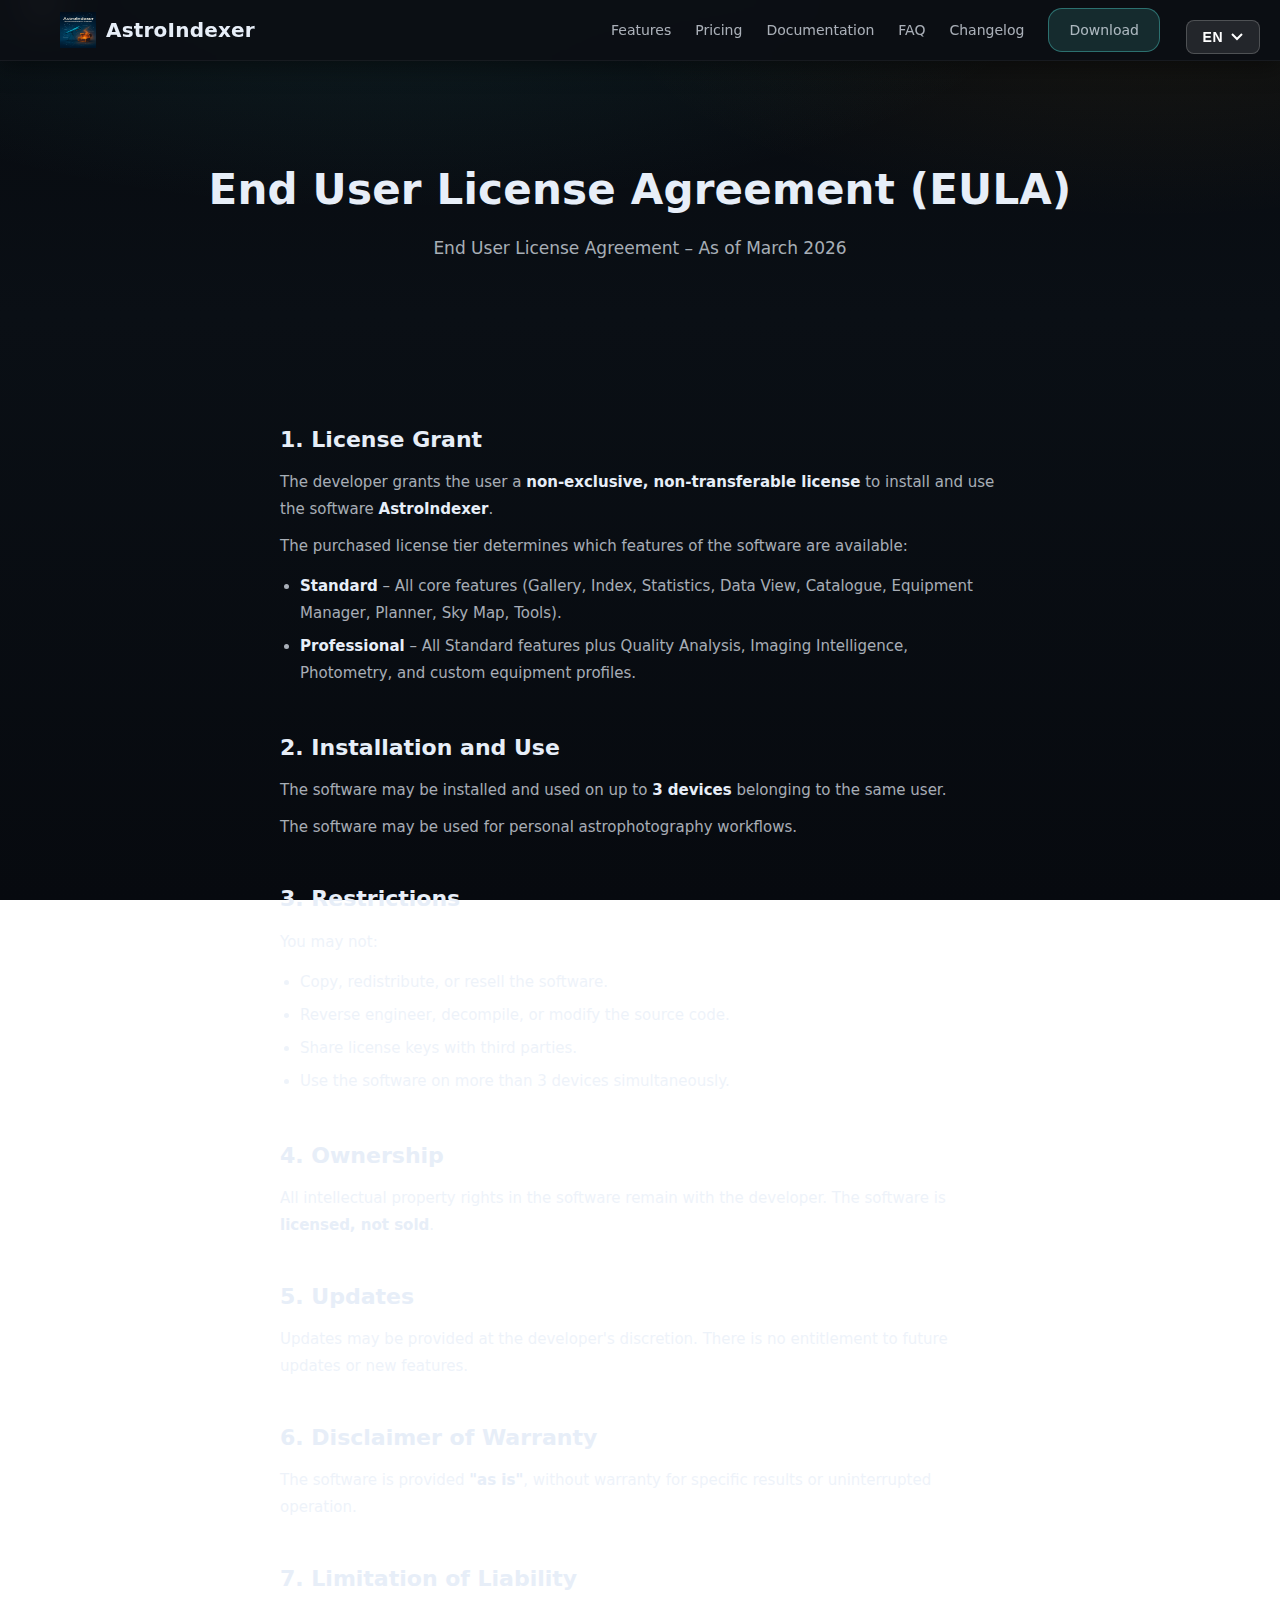
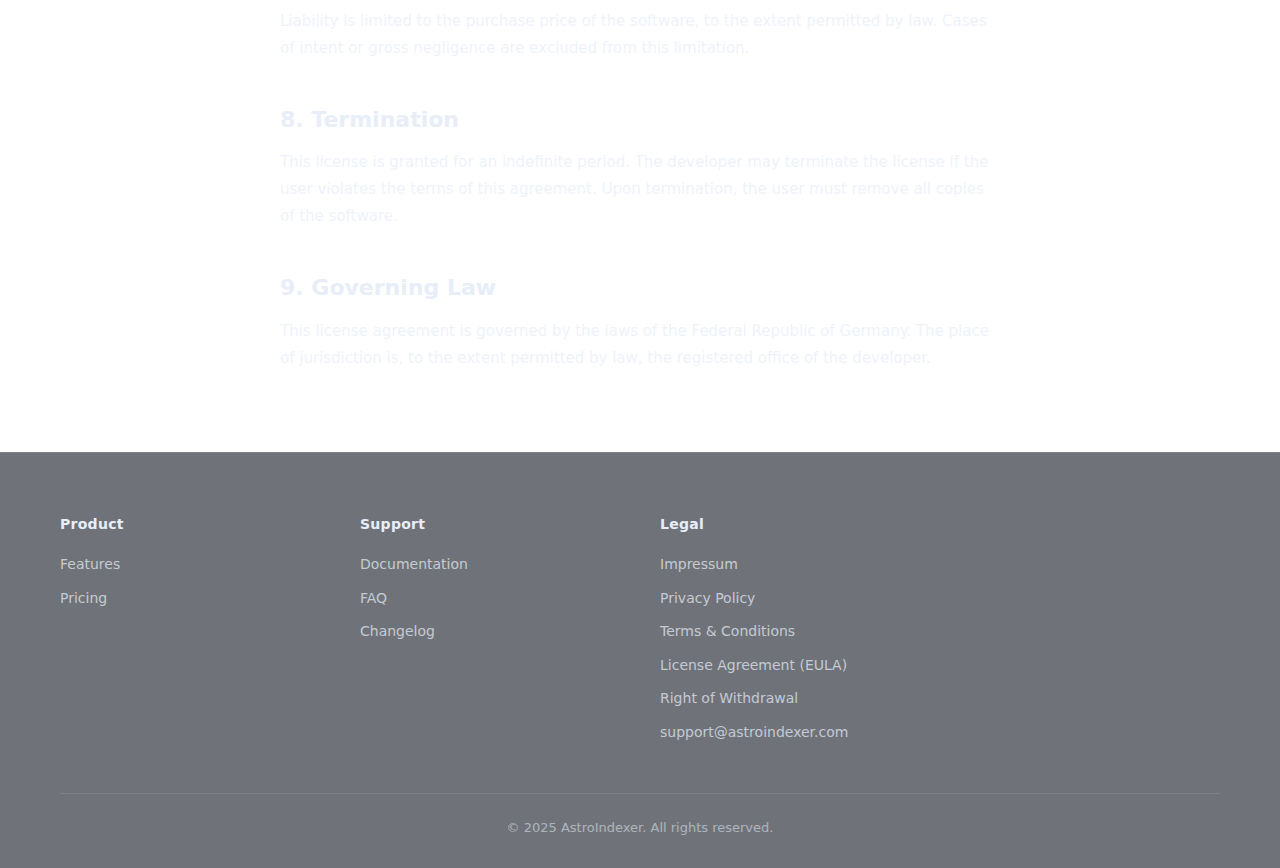
<file: eula.html>
<!DOCTYPE html>
<html lang="en">
<head>
    <meta charset="UTF-8">
    <meta name="viewport" content="width=device-width, initial-scale=1.0">
    <meta name="description" content="End User License Agreement (EULA) - AstroIndexer">
    <title>EULA - AstroIndexer</title>
    <link rel="stylesheet" href="css/style.css">
    <link rel="stylesheet" href="css/language-switcher.css">
    <link rel="stylesheet" href="css/pages.css">
    <link rel="icon" type="image/png" href="favicon.png">
    <style>
        .eula-container { max-width: 760px; }
        .eula-container h2 {
            font-size: 22px;
            font-weight: 800;
            margin-top: 40px;
            margin-bottom: 12px;
        }
        .eula-container p, .eula-container li {
            font-size: 15px;
            color: var(--text-secondary);
            line-height: 1.8;
        }
        .eula-container p { margin-bottom: 10px; }
        .eula-container ul {
            padding-left: 20px;
            margin: 8px 0 16px;
        }
        .eula-container li { padding: 3px 0; }
        .eula-container a {
            color: var(--teal);
            text-decoration: none;
        }
        .eula-container a:hover { text-decoration: underline; }
        .eula-container strong { color: var(--txt); }
    </style>
</head>
<body>
    <!-- Language Switcher -->
    <div class="language-switcher">
        <button class="language-btn" id="languageBtn">
            <span class="flag" id="currentFlag">&#127468;&#127463;</span>
            <span class="lang-code" id="currentLang">EN</span>
        </button>
        <div class="language-dropdown" id="languageDropdown">
            <a href="#" class="language-option" data-lang="en">
                <span class="flag">&#127468;&#127463;</span>
                <span>English</span>
            </a>
            <a href="#" class="language-option" data-lang="de">
                <span class="flag">&#127465;&#127466;</span>
                <span>Deutsch</span>
            </a>
            <a href="#" class="language-option" data-lang="es">
                <span class="flag">&#127466;&#127480;</span>
                <span>Espanol</span>
            </a>
        </div>
    </div>

    <!-- Navigation -->
    <nav class="navbar scrolled">
        <div class="container">
            <div class="nav-brand">
                <a href="index.html" style="display:flex;align-items:center;gap:10px;text-decoration:none;color:inherit">
                    <img src="images/logo.png" alt="AstroIndexer" class="logo">
                    <span>AstroIndexer</span>
                </a>
            </div>
            <ul class="nav-menu">
                <li><a href="index.html#features">Features</a></li>
                <li><a href="index.html#pricing">Pricing</a></li>
                <li><a href="docs.html">Documentation</a></li>
                <li><a href="faq.html">FAQ</a></li>
                <li><a href="changelog.html">Changelog</a></li>
                <li><a href="index.html#download" class="btn-primary">Download</a></li>
            </ul>
        </div>
    </nav>

    <!-- Page Header -->
    <section class="page-header">
        <div class="container">
            <h1 data-lang-content="en" style="">End User License Agreement (EULA)</h1>
            <h1 data-lang-content="de" style="display:none">Software-Lizenzvertrag (EULA)</h1>
            <p class="page-subtitle" data-lang-content="en" style="">End User License Agreement &ndash; As of March 2026</p>
            <p class="page-subtitle" data-lang-content="de" style="display:none">End User License Agreement &ndash; Stand: M&auml;rz 2026</p>
        </div>
    </section>

    <!-- Content -->
    <section class="doc-section">
        <div class="container eula-container">

            <!-- English -->
            <div data-lang-content="en">
                <h2>1. License Grant</h2>
                <p>
                    The developer grants the user a <strong>non-exclusive, non-transferable license</strong> to install and use the software <strong>AstroIndexer</strong>.
                </p>
                <p>
                    The purchased license tier determines which features of the software are available:
                </p>
                <ul>
                    <li><strong>Standard</strong> &ndash; All core features (Gallery, Index, Statistics, Data View, Catalogue, Equipment Manager, Planner, Sky Map, Tools).</li>
                    <li><strong>Professional</strong> &ndash; All Standard features plus Quality Analysis, Imaging Intelligence, Photometry, and custom equipment profiles.</li>
                </ul>

                <h2>2. Installation and Use</h2>
                <p>
                    The software may be installed and used on up to <strong>3 devices</strong> belonging to the same user.
                </p>
                <p>
                    The software may be used for personal astrophotography workflows.
                </p>

                <h2>3. Restrictions</h2>
                <p>You may not:</p>
                <ul>
                    <li>Copy, redistribute, or resell the software.</li>
                    <li>Reverse engineer, decompile, or modify the source code.</li>
                    <li>Share license keys with third parties.</li>
                    <li>Use the software on more than 3 devices simultaneously.</li>
                </ul>

                <h2>4. Ownership</h2>
                <p>
                    All intellectual property rights in the software remain with the developer. The software is <strong>licensed, not sold</strong>.
                </p>

                <h2>5. Updates</h2>
                <p>
                    Updates may be provided at the developer's discretion. There is no entitlement to future updates or new features.
                </p>

                <h2>6. Disclaimer of Warranty</h2>
                <p>
                    The software is provided <strong>"as is"</strong>, without warranty for specific results or uninterrupted operation.
                </p>

                <h2>7. Limitation of Liability</h2>
                <p>
                    Liability is limited to the purchase price of the software, to the extent permitted by law. Cases of intent or gross negligence are excluded from this limitation.
                </p>

                <h2>8. Termination</h2>
                <p>
                    This license is granted for an indefinite period. The developer may terminate the license if the user violates the terms of this agreement. Upon termination, the user must remove all copies of the software.
                </p>

                <h2>9. Governing Law</h2>
                <p>
                    This license agreement is governed by the laws of the Federal Republic of Germany. The place of jurisdiction is, to the extent permitted by law, the registered office of the developer.
                </p>
            </div>

            <!-- Deutsch -->
            <div data-lang-content="de" style="display:none">
                <h2>1. Lizenzgew&auml;hrung</h2>
                <p>
                    Der Entwickler gew&auml;hrt dem Nutzer eine <strong>nicht-exklusive, nicht &uuml;bertragbare Lizenz</strong> zur Installation und Nutzung der Software <strong>AstroIndexer</strong>.
                </p>
                <p>
                    Die erworbene Lizenzstufe bestimmt, welche Funktionen der Software zur Verf&uuml;gung stehen:
                </p>
                <ul>
                    <li><strong>Standard</strong> &ndash; Alle Kernfunktionen (Galerie, Index, Statistiken, Datenansicht, Katalog, Equipment-Manager, Planner, Himmelskarte, Tools).</li>
                    <li><strong>Professional</strong> &ndash; Alle Standard-Funktionen sowie Qualit&auml;tsanalyse, Bild-Intelligenz, Photometrie und benutzerdefinierte Equipment-Profile.</li>
                </ul>

                <h2>2. Installation und Nutzung</h2>
                <p>
                    Die Software darf auf bis zu <strong>3 Ger&auml;ten</strong> installiert und genutzt werden, die demselben Nutzer geh&ouml;ren.
                </p>
                <p>
                    Die Software darf f&uuml;r pers&ouml;nliche Astrofotografie-Workflows genutzt werden.
                </p>

                <h2>3. Einschr&auml;nkungen</h2>
                <p>Es ist nicht erlaubt:</p>
                <ul>
                    <li>Die Software zu kopieren, weiterzugeben oder weiterzuverkaufen.</li>
                    <li>Reverse Engineering, Dekompilierung oder Modifikation des Quellcodes durchzuf&uuml;hren.</li>
                    <li>Lizenzschl&uuml;ssel an Dritte weiterzugeben.</li>
                    <li>Die Software auf mehr als 3 Ger&auml;ten gleichzeitig zu nutzen.</li>
                </ul>

                <h2>4. Eigentum</h2>
                <p>
                    Alle geistigen Eigentumsrechte an der Software verbleiben beim Entwickler. Die Software wird <strong>lizenziert, nicht verkauft</strong>.
                </p>

                <h2>5. Updates</h2>
                <p>
                    Updates k&ouml;nnen nach Ermessen des Entwicklers bereitgestellt werden. Ein Anspruch auf zuk&uuml;nftige Updates oder neue Funktionen besteht nicht.
                </p>

                <h2>6. Gew&auml;hrleistungsausschluss</h2>
                <p>
                    Die Software wird <strong>&bdquo;wie besehen&ldquo;</strong> bereitgestellt, ohne Gew&auml;hr f&uuml;r bestimmte Ergebnisse oder ununterbrochenen Betrieb.
                </p>

                <h2>7. Haftungsbeschr&auml;nkung</h2>
                <p>
                    Die Haftung ist auf den Kaufpreis der Software begrenzt, sofern gesetzlich zul&auml;ssig. Ausgenommen sind F&auml;lle von Vorsatz oder grober Fahrl&auml;ssigkeit.
                </p>

                <h2>8. K&uuml;ndigung</h2>
                <p>
                    Diese Lizenz gilt auf unbestimmte Zeit. Der Entwickler kann die Lizenz k&uuml;ndigen, wenn der Nutzer gegen die Bedingungen dieses Vertrags verst&ouml;&szlig;t. Bei K&uuml;ndigung muss der Nutzer alle Kopien der Software entfernen.
                </p>

                <h2>9. Anwendbares Recht</h2>
                <p>
                    Dieser Lizenzvertrag unterliegt dem Recht der Bundesrepublik Deutschland. Gerichtsstand ist, soweit gesetzlich zul&auml;ssig, der Sitz des Entwicklers.
                </p>
            </div>

        </div>
    </section>

    <!-- Footer -->
    <footer class="footer">
        <div class="container">
            <div class="footer-grid">
                <div class="footer-column">
                    <h4>Product</h4>
                    <ul>
                        <li><a href="index.html#features">Features</a></li>
                        <li><a href="index.html#pricing">Pricing</a></li>
                    </ul>
                </div>
                <div class="footer-column">
                    <h4>Support</h4>
                    <ul>
                        <li><a href="docs.html">Documentation</a></li>
                        <li><a href="faq.html">FAQ</a></li>
                        <li><a href="changelog.html">Changelog</a></li>
                    </ul>
                </div>
                <div class="footer-column">
                    <h4>Legal</h4>
                    <ul>
                        <li><a href="impressum.html">Impressum</a></li>
                        <li><a href="datenschutz.html">Privacy Policy</a></li>
                        <li><a href="agb.html">Terms &amp; Conditions</a></li>
                        <li><a href="eula.html">License Agreement (EULA)</a></li>
                        <li><a href="widerruf.html">Right of Withdrawal</a></li>
                        <li><a href="mailto:support@astroindexer.com">support@astroindexer.com</a></li>
                    </ul>
                </div>
            </div>
            <div class="footer-bottom">
                <p>&copy; 2025 AstroIndexer. All rights reserved.</p>
            </div>
        </div>
    </footer>

    <script src="js/languages.js"></script>
</body>
</html>
</file>
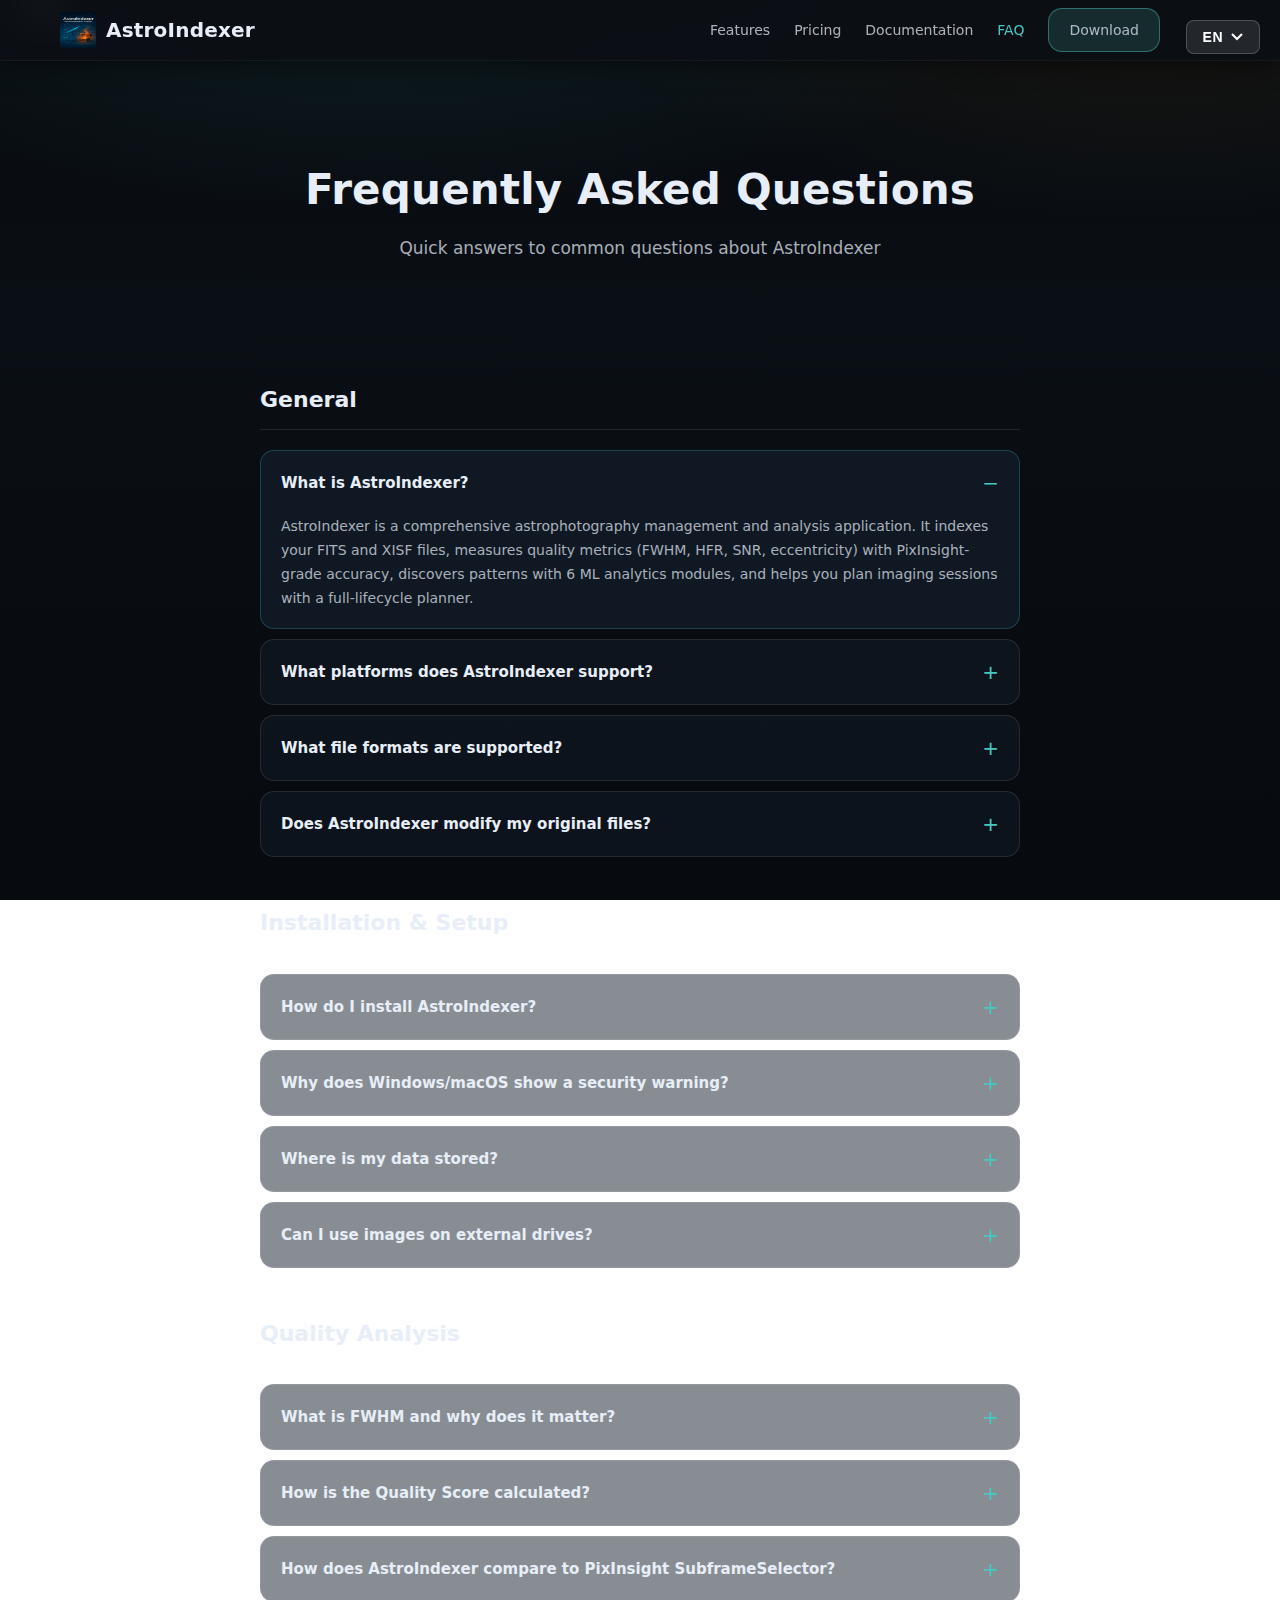
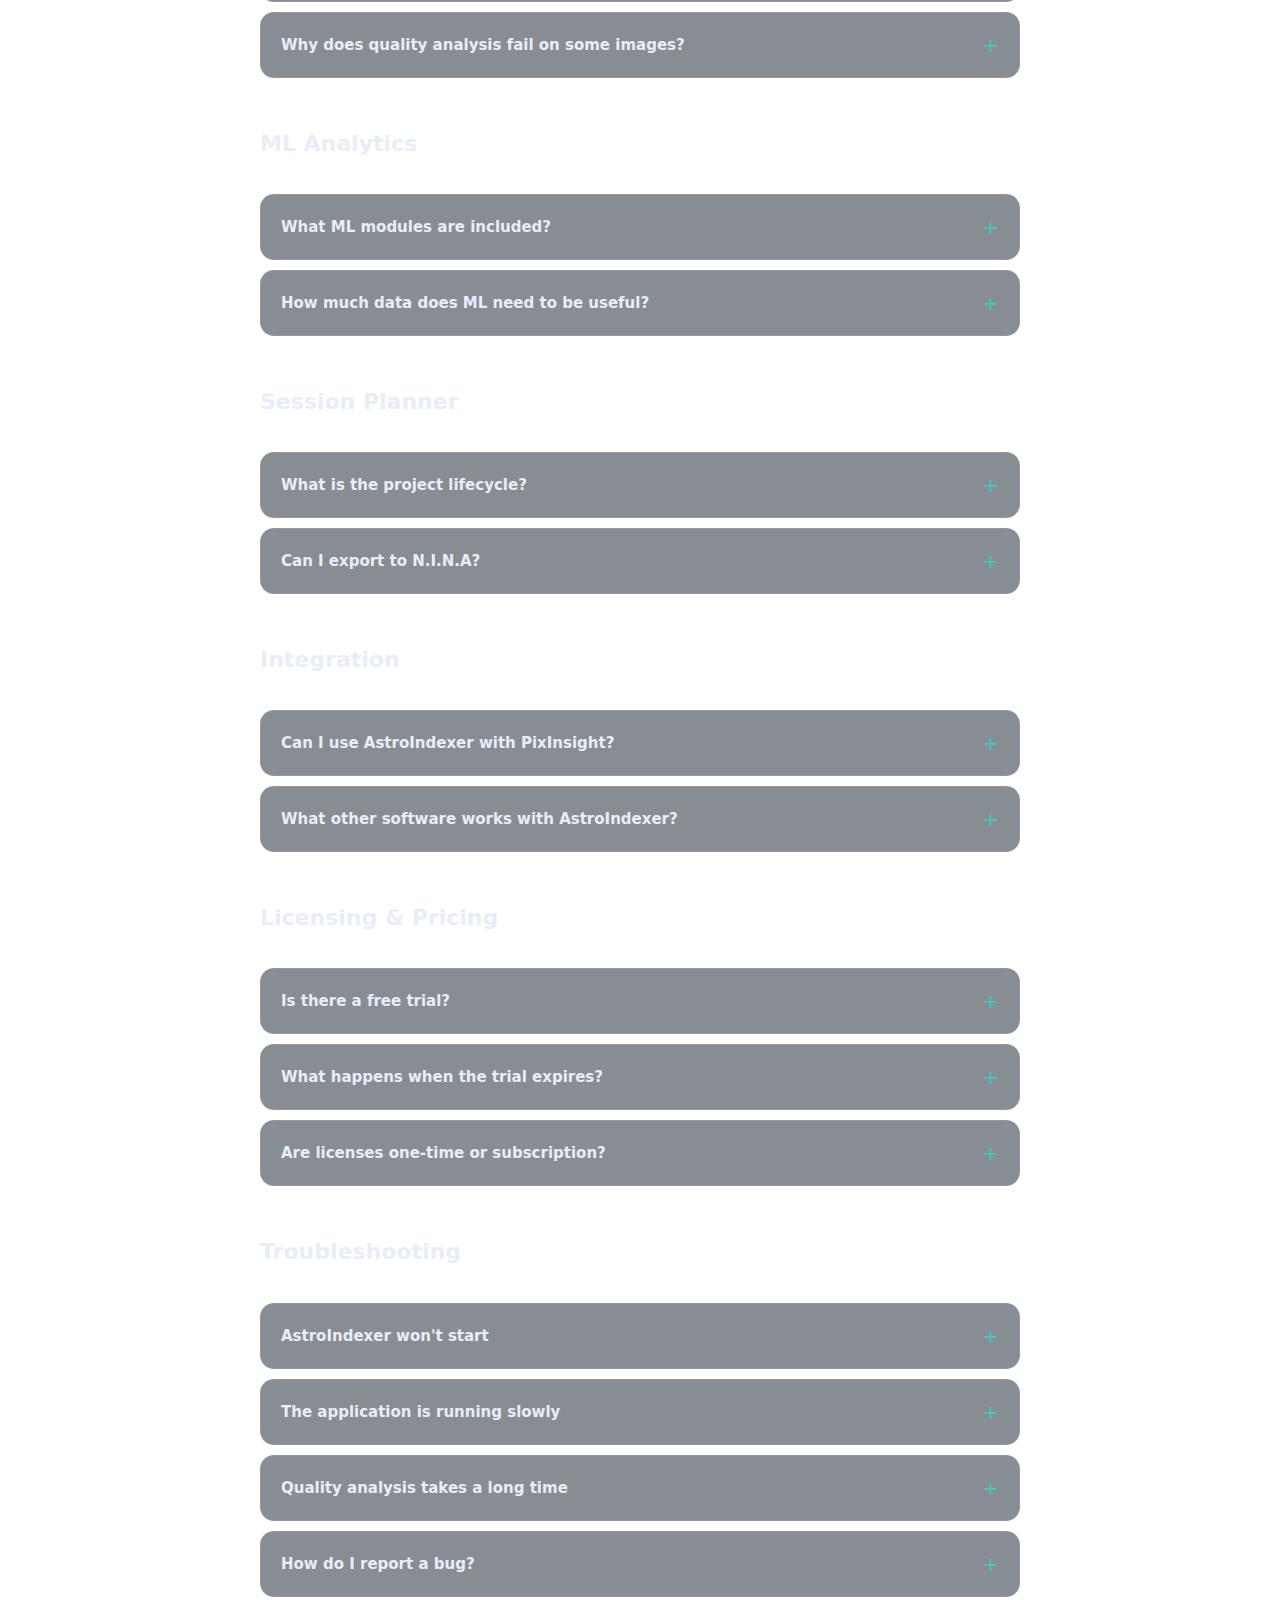
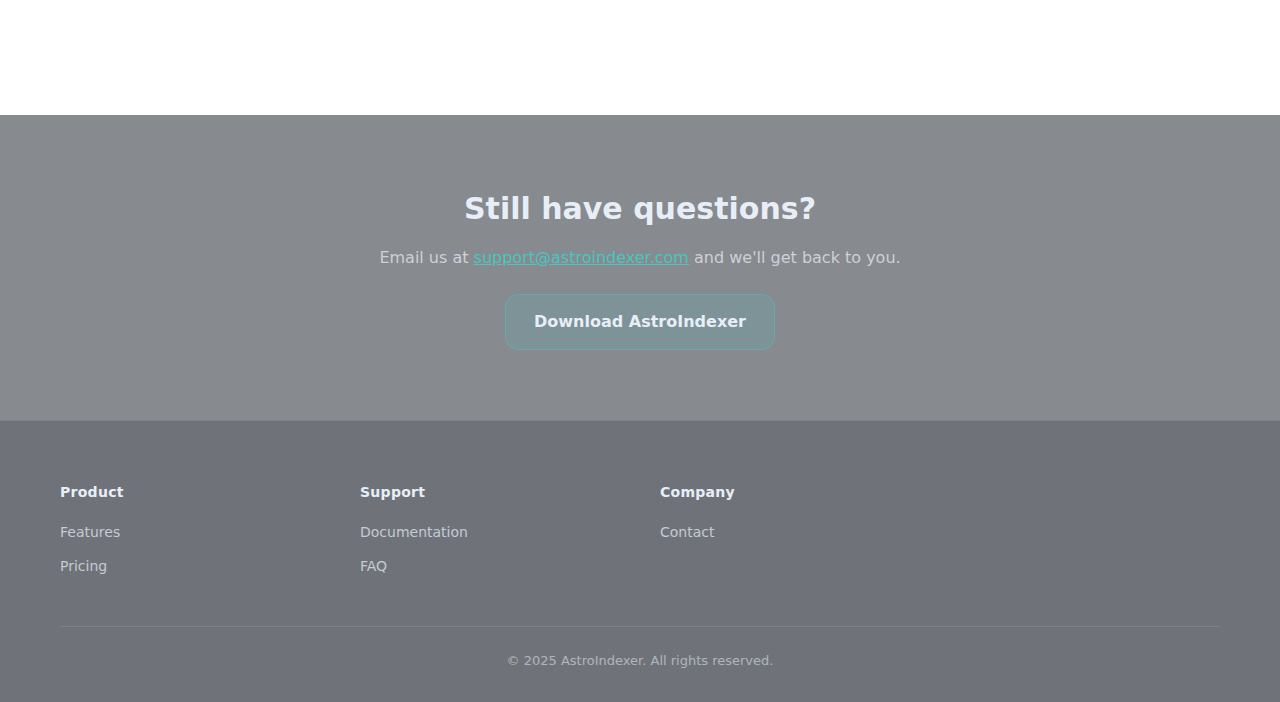
<file: faq.html>
<!DOCTYPE html>
<html lang="en">
<head>
    <meta charset="UTF-8">
    <meta name="viewport" content="width=device-width, initial-scale=1.0">
    <meta name="description" content="AstroIndexer FAQ - Frequently asked questions about installation, features, and troubleshooting">
    <title>FAQ - AstroIndexer</title>
    <link rel="stylesheet" href="css/style.css">
    <link rel="stylesheet" href="css/language-switcher.css">
    <link rel="stylesheet" href="css/pages.css">
    <link rel="icon" type="image/png" href="favicon.png">
</head>
<body>
    <!-- Language Switcher -->
    <div class="language-switcher">
        <button class="language-btn" id="languageBtn">
            <span class="flag" id="currentFlag">&#127468;&#127463;</span>
            <span class="lang-code" id="currentLang">EN</span>
        </button>
        <div class="language-dropdown" id="languageDropdown">
            <a href="#" class="language-option" data-lang="en">
                <span class="flag">&#127468;&#127463;</span>
                <span>English</span>
            </a>
            <a href="#" class="language-option" data-lang="de">
                <span class="flag">&#127465;&#127466;</span>
                <span>Deutsch</span>
            </a>
        </div>
    </div>

    <!-- Navigation -->
    <nav class="navbar scrolled">
        <div class="container">
            <div class="nav-brand">
                <a href="index.html" style="display:flex;align-items:center;gap:10px;text-decoration:none;color:inherit">
                    <img src="images/logo.png" alt="AstroIndexer" class="logo">
                    <span>AstroIndexer</span>
                </a>
            </div>
            <ul class="nav-menu">
                <li><a href="index.html#features">Features</a></li>
                <li><a href="index.html#pricing">Pricing</a></li>
                <li><a href="docs.html">Documentation</a></li>
                <li><a href="faq.html" class="active">FAQ</a></li>
                <li><a href="index.html#download" class="btn-primary">Download</a></li>
            </ul>
        </div>
    </nav>

    <!-- Page Header -->
    <section class="page-header">
        <div class="container">
            <h1>Frequently Asked Questions</h1>
            <p class="page-subtitle">Quick answers to common questions about AstroIndexer</p>
        </div>
    </section>

    <!-- FAQ Sections -->
    <section class="doc-section">
        <div class="container faq-container">

            <!-- General -->
            <div class="faq-category">
                <h2>General</h2>

                <details class="faq-item" open>
                    <summary>What is AstroIndexer?</summary>
                    <div class="faq-answer">
                        <p>AstroIndexer is a comprehensive astrophotography management and analysis application. It indexes your FITS and XISF files, measures quality metrics (FWHM, HFR, SNR, eccentricity) with PixInsight-grade accuracy, discovers patterns with 6 ML analytics modules, and helps you plan imaging sessions with a full-lifecycle planner.</p>
                    </div>
                </details>

                <details class="faq-item">
                    <summary>What platforms does AstroIndexer support?</summary>
                    <div class="faq-answer">
                        <p>AstroIndexer runs on:</p>
                        <ul>
                            <li><strong>Windows</strong> 10 and later (64-bit)</li>
                            <li><strong>macOS</strong> 12 (Monterey) and later (Apple Silicon &amp; Intel)</li>
                            <li><strong>Linux</strong> Ubuntu 22.04+ and compatible distributions</li>
                        </ul>
                    </div>
                </details>

                <details class="faq-item">
                    <summary>What file formats are supported?</summary>
                    <div class="faq-answer">
                        <p><strong>Full support:</strong> FITS (.fits, .fit, .fts), XISF (.xisf), TIFF (.tif, .tiff)</p>
                        <p><strong>Partial support:</strong> RAW formats (CR2, NEF, ARW) via dcraw, JPEG, PNG (limited metadata)</p>
                        <p>Extension matching is case-insensitive, so .FIT, .Fits, .XISF all work. Compatible with files from N.I.N.A, SGPro, APT, Voyager, Seestar S50, ASIair, and other capture software.</p>
                    </div>
                </details>

                <details class="faq-item">
                    <summary>Does AstroIndexer modify my original files?</summary>
                    <div class="faq-answer">
                        <p><strong>No.</strong> AstroIndexer never modifies your original image files. It only reads metadata from files, creates thumbnails in its own directory, and stores analysis results in its local database. Your images remain untouched.</p>
                    </div>
                </details>
            </div>

            <!-- Installation -->
            <div class="faq-category">
                <h2>Installation &amp; Setup</h2>

                <details class="faq-item">
                    <summary>How do I install AstroIndexer?</summary>
                    <div class="faq-answer">
                        <p><strong>Windows:</strong> Download the installer (.exe), run it, and follow the wizard. You can choose both the install location and the data directory.</p>
                        <p><strong>macOS:</strong> Download the .zip, extract, and drag AstroIndexer to Applications. On first launch, right-click &rarr; Open to bypass Gatekeeper.</p>
                        <p><strong>Linux:</strong> Download the .tar.gz archive, extract, and run the included launcher.</p>
                    </div>
                </details>

                <details class="faq-item">
                    <summary>Why does Windows/macOS show a security warning?</summary>
                    <div class="faq-answer">
                        <p>This is normal for newly downloaded software.</p>
                        <ul>
                            <li><strong>Windows SmartScreen:</strong> Click "More info" then "Run anyway"</li>
                            <li><strong>macOS Gatekeeper:</strong> Right-click the app &rarr; Open, or go to System Settings &rarr; Privacy &amp; Security &rarr; "Open Anyway"</li>
                        </ul>
                    </div>
                </details>

                <details class="faq-item">
                    <summary>Where is my data stored?</summary>
                    <div class="faq-answer">
                        <ul>
                            <li><strong>Windows:</strong> <code>%LOCALAPPDATA%\AstroIndexer\</code></li>
                            <li><strong>macOS:</strong> <code>~/Library/Application Support/AstroIndexer/</code></li>
                            <li><strong>Linux:</strong> <code>~/.local/share/AstroIndexer/</code></li>
                        </ul>
                        <p>The database (<code>astro_indexer.db</code>), thumbnails, and configuration are stored in this directory. On Windows, the installer lets you choose a custom data location.</p>
                    </div>
                </details>

                <details class="faq-item">
                    <summary>Can I use images on external drives?</summary>
                    <div class="faq-answer">
                        <p>Yes. AstroIndexer can catalog images on any accessible drive (USB, NAS, network share). The drive must be connected for viewing and analysis, but thumbnails are cached locally for offline browsing. If drive letters change, use "Update Paths" to reconcile.</p>
                    </div>
                </details>
            </div>

            <!-- Quality Analysis -->
            <div class="faq-category">
                <h2>Quality Analysis</h2>

                <details class="faq-item">
                    <summary>What is FWHM and why does it matter?</summary>
                    <div class="faq-answer">
                        <p>FWHM (Full Width at Half Maximum) measures star diameter in pixels. Lower values mean sharper stars and better focus/seeing:</p>
                        <ul>
                            <li><strong>Excellent:</strong> &lt; 2.0 px</li>
                            <li><strong>Good:</strong> 2.0 &ndash; 2.5 px</li>
                            <li><strong>Acceptable:</strong> 2.5 &ndash; 3.0 px</li>
                            <li><strong>Poor:</strong> &gt; 3.0 px</li>
                        </ul>
                        <p>Note: these are general guidelines. AstroIndexer scores frames relative to your own equipment's typical performance, not fixed thresholds.</p>
                    </div>
                </details>

                <details class="faq-item">
                    <summary>How is the Quality Score calculated?</summary>
                    <div class="faq-answer">
                        <p>The quality score (0&ndash;100) is a weighted combination of four metrics:</p>
                        <ul>
                            <li><strong>FWHM</strong> (40%) &mdash; star sharpness (lower is better)</li>
                            <li><strong>SNR</strong> (30%) &mdash; signal-to-noise ratio (higher is better)</li>
                            <li><strong>Star Count</strong> (20%) &mdash; number of detected stars (optimal range)</li>
                            <li><strong>Eccentricity</strong> (10%) &mdash; star roundness (lower is better)</li>
                        </ul>
                        <p>Scoring bands: Reject (&lt;30), Needs Work (30&ndash;50), Ready (50&ndash;75), Good (75&ndash;90), Exceptional (90+).</p>
                    </div>
                </details>

                <details class="faq-item">
                    <summary>How does AstroIndexer compare to PixInsight SubframeSelector?</summary>
                    <div class="faq-answer">
                        <p>AstroIndexer's Quality Analysis uses Moffat PSF fitting and produces FWHM, HFR, eccentricity, and SNR measurements that are within ~5% of PixInsight SubframeSelector values. It processes frames in batch automatically, whereas SubframeSelector requires manual setup per session.</p>
                    </div>
                </details>

                <details class="faq-item">
                    <summary>Why does quality analysis fail on some images?</summary>
                    <div class="faq-answer">
                        <p>Common reasons:</p>
                        <ul>
                            <li>Image has no stars (clouds, daylight, calibration frames)</li>
                            <li>Extremely out of focus (no detectable star shapes)</li>
                            <li>Very short exposure (insufficient signal)</li>
                            <li>Corrupted file data</li>
                        </ul>
                        <p>Calibration frames (darks, flats, bias) are automatically detected and skipped.</p>
                    </div>
                </details>
            </div>

            <!-- ML Analytics -->
            <div class="faq-category">
                <h2>ML Analytics</h2>

                <details class="faq-item">
                    <summary>What ML modules are included?</summary>
                    <div class="faq-answer">
                        <p>AstroIndexer includes 6 specialized ML modules:</p>
                        <ol>
                            <li><strong>Environmental Patterns</strong> &mdash; correlates quality with temperature, humidity, altitude</li>
                            <li><strong>Exposure Optimization</strong> &mdash; recommends sub-exposure times based on your equipment and conditions</li>
                            <li><strong>Sensor Heatmap</strong> &mdash; maps quality across your sensor to find vignetting, dust, aberrations</li>
                            <li><strong>Session Analysis</strong> &mdash; identifies quality trends within and across imaging sessions</li>
                            <li><strong>Pattern Predictions</strong> &mdash; predicts quality based on conditions</li>
                            <li><strong>AI Insights</strong> &mdash; generates personalized improvement recommendations</li>
                        </ol>
                        <p>Plus a <strong>Stacking Advisor</strong> that recommends optimal frame selection for each target.</p>
                    </div>
                </details>

                <details class="faq-item">
                    <summary>How much data does ML need to be useful?</summary>
                    <div class="faq-answer">
                        <p>ML Analytics becomes increasingly useful as your library grows. Basic patterns emerge with 100+ analyzed frames. Environmental correlations and equipment recommendations are most accurate with 500+ frames across multiple sessions and conditions.</p>
                    </div>
                </details>
            </div>

            <!-- Session Planner -->
            <div class="faq-category">
                <h2>Session Planner</h2>

                <details class="faq-item">
                    <summary>What is the project lifecycle?</summary>
                    <div class="faq-answer">
                        <p>Every imaging project moves through 5 states:</p>
                        <ol>
                            <li><strong>Queued</strong> &mdash; on your wishlist, not yet configured</li>
                            <li><strong>Planned</strong> &mdash; equipment, framing, exposure plan, and goal hours set</li>
                            <li><strong>Scheduled</strong> &mdash; has specific night blocks on your calendar</li>
                            <li><strong>Active</strong> &mdash; currently being imaged</li>
                            <li><strong>Completed</strong> &mdash; imaging goal reached</li>
                        </ol>
                    </div>
                </details>

                <details class="faq-item">
                    <summary>Can I export to N.I.N.A?</summary>
                    <div class="faq-answer">
                        <p>Yes. The Session Planner can export projects as N.I.N.A sequence files, including target coordinates, exposure plans, and filter sequences. Set up your project in AstroIndexer, then export and load in N.I.N.A for automated imaging.</p>
                    </div>
                </details>
            </div>

            <!-- Integration -->
            <div class="faq-category">
                <h2>Integration</h2>

                <details class="faq-item">
                    <summary>Can I use AstroIndexer with PixInsight?</summary>
                    <div class="faq-answer">
                        <p>Yes. You can export file lists for BatchPreprocessing, import PixInsight's SubframeSelector measurements, compare quality scores, and export selected frames to specific folders for processing.</p>
                    </div>
                </details>

                <details class="faq-item">
                    <summary>What other software works with AstroIndexer?</summary>
                    <div class="faq-answer">
                        <p>AstroIndexer is compatible with any software that writes standard FITS headers. Tested with N.I.N.A, SGPro, APT, Voyager, Seestar S50, ASIair, Siril, and PixInsight. CSV export lets you use data in Excel, Google Sheets, or any analysis tool.</p>
                    </div>
                </details>
            </div>

            <!-- Licensing -->
            <div class="faq-category">
                <h2>Licensing &amp; Pricing</h2>

                <details class="faq-item">
                    <summary>Is there a free trial?</summary>
                    <div class="faq-answer">
                        <p>Yes. AstroIndexer offers a 30-day free trial with full access to all features. No account or credit card required. Just download and start using it.</p>
                    </div>
                </details>

                <details class="faq-item">
                    <summary>What happens when the trial expires?</summary>
                    <div class="faq-answer">
                        <p>The application enters read-only mode. You can still view and export your existing data, but new imports and analysis are disabled. All your data remains intact &mdash; nothing is deleted. Purchase a license to restore full access.</p>
                    </div>
                </details>

                <details class="faq-item">
                    <summary>Are licenses one-time or subscription?</summary>
                    <div class="faq-answer">
                        <p>All licenses are <strong>one-time purchases</strong> with lifetime updates included. No subscription, no recurring fees.</p>
                    </div>
                </details>
            </div>

            <!-- Troubleshooting -->
            <div class="faq-category">
                <h2>Troubleshooting</h2>

                <details class="faq-item">
                    <summary>AstroIndexer won't start</summary>
                    <div class="faq-answer">
                        <ol>
                            <li>Check that your license is valid (or you're within the trial period)</li>
                            <li>Run as Administrator (Windows) or check Security settings (macOS)</li>
                            <li>Check if antivirus software is blocking the application</li>
                            <li>Delete <code>config.json</code> in the data directory to reset settings</li>
                            <li>Reinstall if the issue persists</li>
                        </ol>
                    </div>
                </details>

                <details class="faq-item">
                    <summary>The application is running slowly</summary>
                    <div class="faq-answer">
                        <ul>
                            <li>Go to Tools &rarr; Maintenance &rarr; Optimize to compact the database</li>
                            <li>Reduce thumbnail size in preferences</li>
                            <li>Limit gallery to 4&ndash;6 columns</li>
                            <li>Close unused tabs</li>
                            <li>Ensure adequate free disk space</li>
                        </ul>
                    </div>
                </details>

                <details class="faq-item">
                    <summary>Quality analysis takes a long time</summary>
                    <div class="faq-answer">
                        <ul>
                            <li>Reduce "Max stars to analyze" in QA settings (500&ndash;1000 is usually sufficient)</li>
                            <li>Process in smaller batches</li>
                            <li>Close other resource-intensive applications</li>
                            <li>AstroIndexer uses adaptive thread pooling &mdash; more CPU cores = faster analysis</li>
                        </ul>
                    </div>
                </details>

                <details class="faq-item">
                    <summary>How do I report a bug?</summary>
                    <div class="faq-answer">
                        <ol>
                            <li>Note the exact steps to reproduce the issue</li>
                            <li>Include any error messages shown</li>
                            <li>Attach the log file from <code>logs/astroindexer.log</code> in your data directory</li>
                            <li>Email <a href="mailto:support@astroindexer.com">support@astroindexer.com</a></li>
                        </ol>
                    </div>
                </details>
            </div>

        </div>
    </section>

    <!-- CTA -->
    <section class="doc-section alt-bg" style="text-align:center">
        <div class="container" style="max-width:600px">
            <h2>Still have questions?</h2>
            <p style="color:var(--text-secondary);margin-bottom:24px">Email us at <a href="mailto:support@astroindexer.com" style="color:var(--teal)">support@astroindexer.com</a> and we'll get back to you.</p>
            <a href="index.html#download" class="btn-primary btn-large">Download AstroIndexer</a>
        </div>
    </section>

    <!-- Footer -->
    <footer class="footer">
        <div class="container">
            <div class="footer-grid">
                <div class="footer-column">
                    <h4>Product</h4>
                    <ul>
                        <li><a href="index.html#features">Features</a></li>
                        <li><a href="index.html#pricing">Pricing</a></li>
                    </ul>
                </div>
                <div class="footer-column">
                    <h4>Support</h4>
                    <ul>
                        <li><a href="docs.html">Documentation</a></li>
                        <li><a href="faq.html">FAQ</a></li>
                    </ul>
                </div>
                <div class="footer-column">
                    <h4>Company</h4>
                    <ul>
                        <li><a href="mailto:support@astroindexer.com">Contact</a></li>
                    </ul>
                </div>
            </div>
            <div class="footer-bottom">
                <p>&copy; 2025 AstroIndexer. All rights reserved.</p>
            </div>
        </div>
    </footer>

    <script src="js/languages.js"></script>
    <script>
        // FAQ accordion - allow multiple open
        // (native <details> handles this automatically)
    </script>
</body>
</html>
</file>
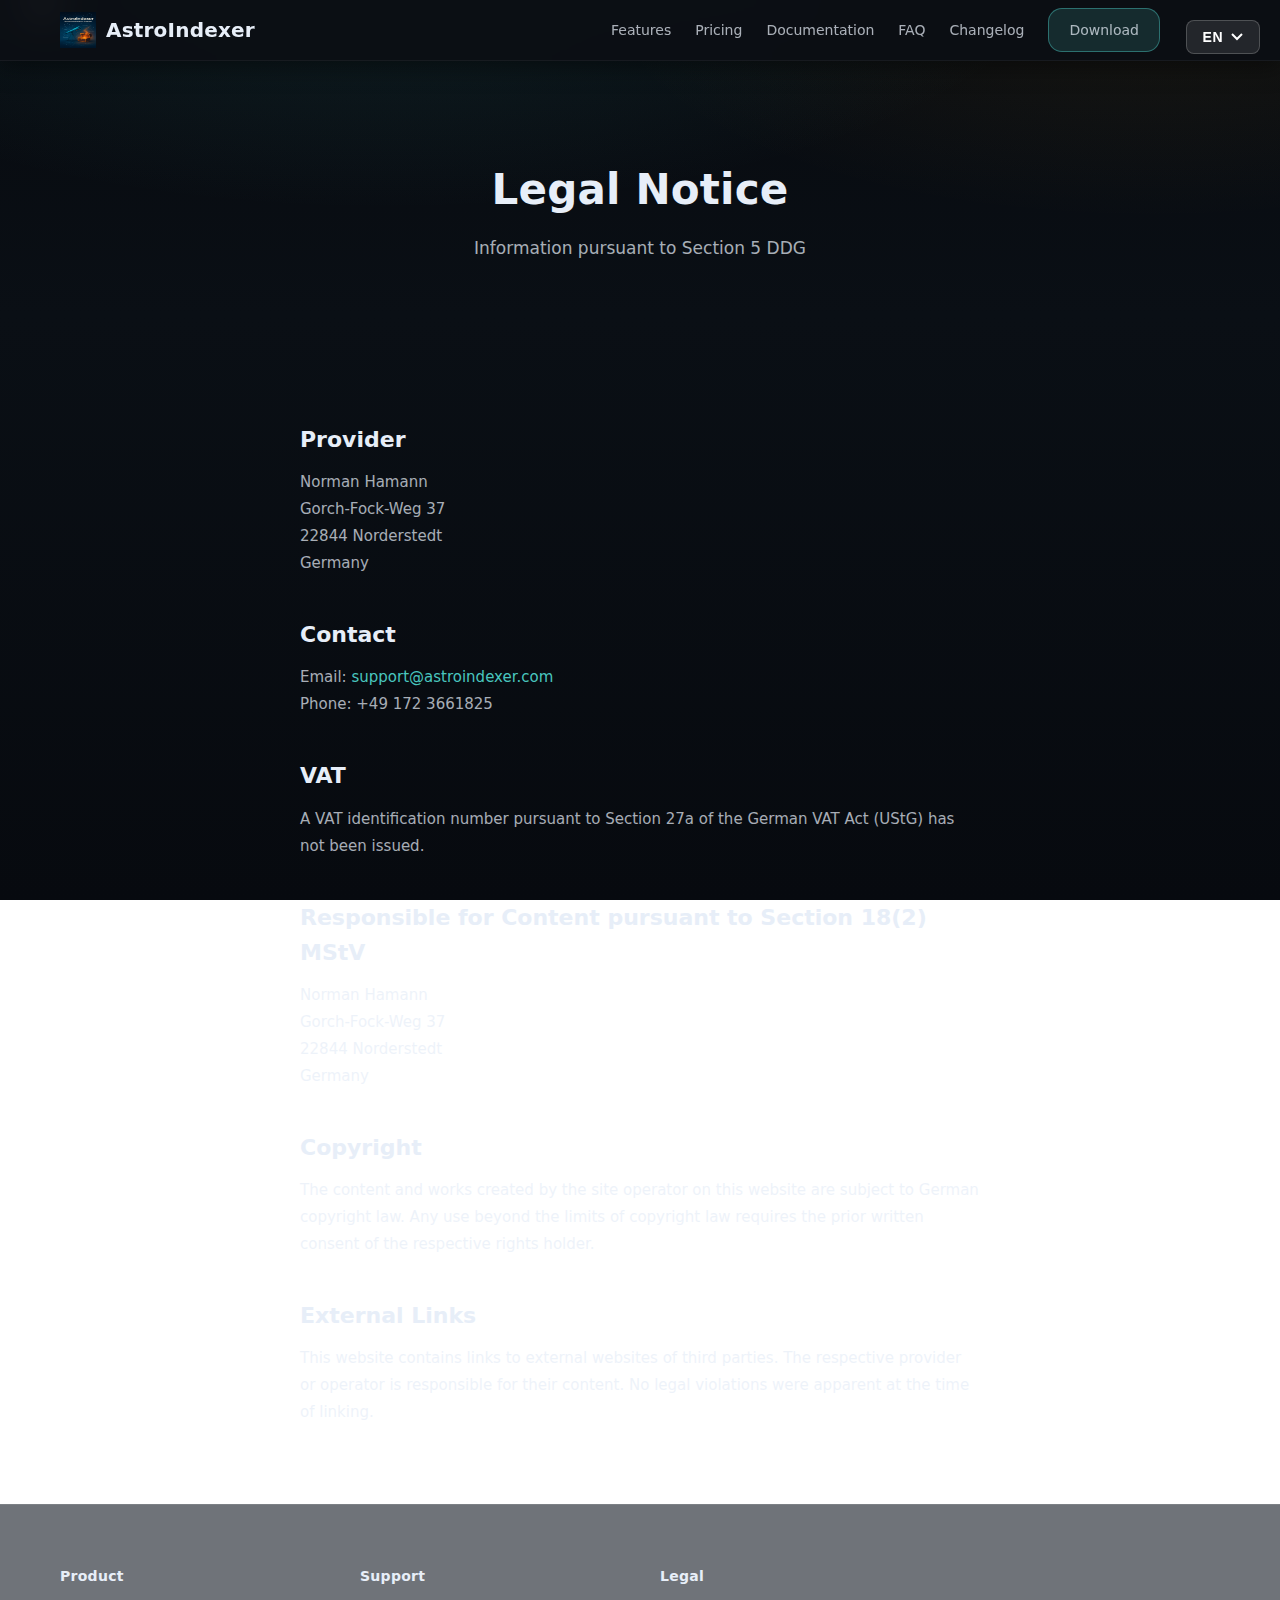
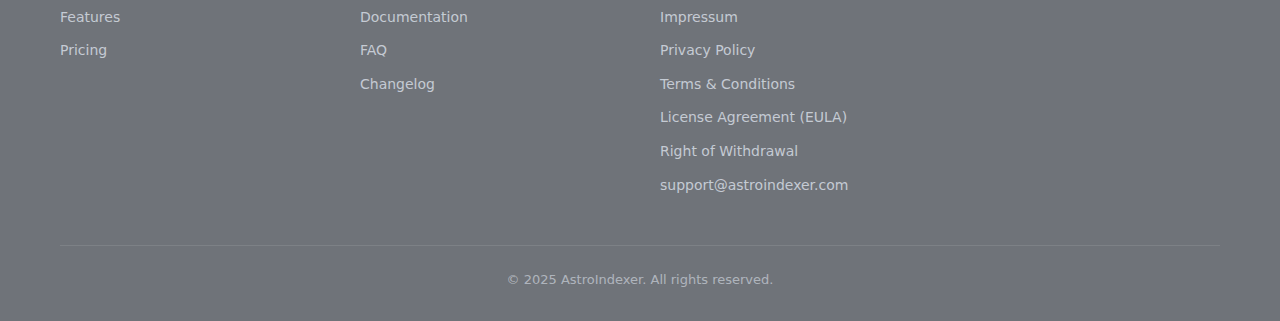
<file: impressum.html>
<!DOCTYPE html>
<html lang="en">
<head>
    <meta charset="UTF-8">
    <meta name="viewport" content="width=device-width, initial-scale=1.0">
    <meta name="description" content="Legal Notice (Impressum) - AstroIndexer">
    <title>Impressum - AstroIndexer</title>
    <link rel="stylesheet" href="css/style.css">
    <link rel="stylesheet" href="css/language-switcher.css">
    <link rel="stylesheet" href="css/pages.css">
    <link rel="icon" type="image/png" href="favicon.png">
    <style>
        .impressum-container { max-width: 720px; }
        .impressum-container h2 {
            font-size: 22px;
            font-weight: 800;
            margin-top: 40px;
            margin-bottom: 12px;
        }
        .impressum-container p {
            font-size: 15px;
            color: var(--text-secondary);
            line-height: 1.8;
            margin-bottom: 8px;
        }
        .impressum-container a {
            color: var(--teal);
            text-decoration: none;
        }
        .impressum-container a:hover {
            text-decoration: underline;
        }
    </style>
</head>
<body>
    <!-- Language Switcher -->
    <div class="language-switcher">
        <button class="language-btn" id="languageBtn">
            <span class="flag" id="currentFlag">&#127468;&#127463;</span>
            <span class="lang-code" id="currentLang">EN</span>
        </button>
        <div class="language-dropdown" id="languageDropdown">
            <a href="#" class="language-option" data-lang="en">
                <span class="flag">&#127468;&#127463;</span>
                <span>English</span>
            </a>
            <a href="#" class="language-option" data-lang="de">
                <span class="flag">&#127465;&#127466;</span>
                <span>Deutsch</span>
            </a>
            <a href="#" class="language-option" data-lang="es">
                <span class="flag">&#127466;&#127480;</span>
                <span>Espanol</span>
            </a>
        </div>
    </div>

    <!-- Navigation -->
    <nav class="navbar scrolled">
        <div class="container">
            <div class="nav-brand">
                <a href="index.html" style="display:flex;align-items:center;gap:10px;text-decoration:none;color:inherit">
                    <img src="images/logo.png" alt="AstroIndexer" class="logo">
                    <span>AstroIndexer</span>
                </a>
            </div>
            <ul class="nav-menu">
                <li><a href="index.html#features">Features</a></li>
                <li><a href="index.html#pricing">Pricing</a></li>
                <li><a href="docs.html">Documentation</a></li>
                <li><a href="faq.html">FAQ</a></li>
                <li><a href="changelog.html">Changelog</a></li>
                <li><a href="index.html#download" class="btn-primary">Download</a></li>
            </ul>
        </div>
    </nav>

    <!-- Page Header -->
    <section class="page-header">
        <div class="container">
            <h1 data-lang-content="en" style="">Legal Notice</h1>
            <h1 data-lang-content="de" style="display:none">Impressum</h1>
            <p class="page-subtitle" data-lang-content="en" style="">Information pursuant to Section 5 DDG</p>
            <p class="page-subtitle" data-lang-content="de" style="display:none">Angaben gem&auml;&szlig; &sect; 5 DDG</p>
        </div>
    </section>

    <!-- Content -->
    <section class="doc-section">
        <div class="container impressum-container">

            <!-- English -->
            <div data-lang-content="en">
                <h2>Provider</h2>
                <p>
                    Norman Hamann<br>
                    Gorch-Fock-Weg 37<br>
                    22844 Norderstedt<br>
                    Germany
                </p>

                <h2>Contact</h2>
                <p>
                    Email: <a href="mailto:support@astroindexer.com">support@astroindexer.com</a><br>
                    Phone: +49 172 3661825
                </p>

                <h2>VAT</h2>
                <p>
                    A VAT identification number pursuant to Section 27a of the German VAT Act (UStG) has not been issued.
                </p>

                <h2>Responsible for Content pursuant to Section 18(2) MStV</h2>
                <p>
                    Norman Hamann<br>
                    Gorch-Fock-Weg 37<br>
                    22844 Norderstedt<br>
                    Germany
                </p>

                <h2>Copyright</h2>
                <p>
                    The content and works created by the site operator on this website are subject to German copyright law. Any use beyond the limits of copyright law requires the prior written consent of the respective rights holder.
                </p>

                <h2>External Links</h2>
                <p>
                    This website contains links to external websites of third parties. The respective provider or operator is responsible for their content. No legal violations were apparent at the time of linking.
                </p>
            </div>

            <!-- Deutsch -->
            <div data-lang-content="de" style="display:none">
                <h2>Anbieter</h2>
                <p>
                    Norman Hamann<br>
                    Gorch-Fock-Weg 37<br>
                    22844 Norderstedt<br>
                    Deutschland
                </p>

                <h2>Kontakt</h2>
                <p>
                    E-Mail: <a href="mailto:support@astroindexer.com">support@astroindexer.com</a><br>
                    Telefon: +49 172 3661825
                </p>

                <h2>Umsatzsteuer</h2>
                <p>
                    Eine Umsatzsteuer-Identifikationsnummer gem&auml;&szlig; &sect; 27a UStG liegt nicht vor.
                </p>

                <h2>Verantwortlich f&uuml;r den Inhalt gem&auml;&szlig; &sect; 18 Abs. 2 MStV</h2>
                <p>
                    Norman Hamann<br>
                    Gorch-Fock-Weg 37<br>
                    22844 Norderstedt<br>
                    Deutschland
                </p>

                <h2>Urheberrecht</h2>
                <p>
                    Die durch den Seitenbetreiber erstellten Inhalte und Werke auf dieser Website unterliegen dem deutschen Urheberrecht. Jede Verwertung au&szlig;erhalb der Grenzen des Urheberrechts bedarf der vorherigen schriftlichen Zustimmung des jeweiligen Rechteinhabers.
                </p>

                <h2>Externe Links</h2>
                <p>
                    Diese Website enth&auml;lt Links zu externen Websites Dritter. F&uuml;r deren Inhalte ist jeweils der jeweilige Anbieter oder Betreiber verantwortlich. Zum Zeitpunkt der Verlinkung waren keine Rechtsverst&ouml;&szlig;e erkennbar.
                </p>
            </div>

        </div>
    </section>

    <!-- Footer -->
    <footer class="footer">
        <div class="container">
            <div class="footer-grid">
                <div class="footer-column">
                    <h4>Product</h4>
                    <ul>
                        <li><a href="index.html#features">Features</a></li>
                        <li><a href="index.html#pricing">Pricing</a></li>
                    </ul>
                </div>
                <div class="footer-column">
                    <h4>Support</h4>
                    <ul>
                        <li><a href="docs.html">Documentation</a></li>
                        <li><a href="faq.html">FAQ</a></li>
                        <li><a href="changelog.html">Changelog</a></li>
                    </ul>
                </div>
                <div class="footer-column">
                    <h4>Legal</h4>
                    <ul>
                        <li><a href="impressum.html">Impressum</a></li>
                        <li><a href="datenschutz.html">Privacy Policy</a></li>
                        <li><a href="agb.html">Terms &amp; Conditions</a></li>
                        <li><a href="eula.html">License Agreement (EULA)</a></li>
                        <li><a href="widerruf.html">Right of Withdrawal</a></li>
                        <li><a href="mailto:support@astroindexer.com">support@astroindexer.com</a></li>
                    </ul>
                </div>
            </div>
            <div class="footer-bottom">
                <p>&copy; 2025 AstroIndexer. All rights reserved.</p>
            </div>
        </div>
    </footer>

    <script src="js/languages.js"></script>
</body>
</html>
</file>
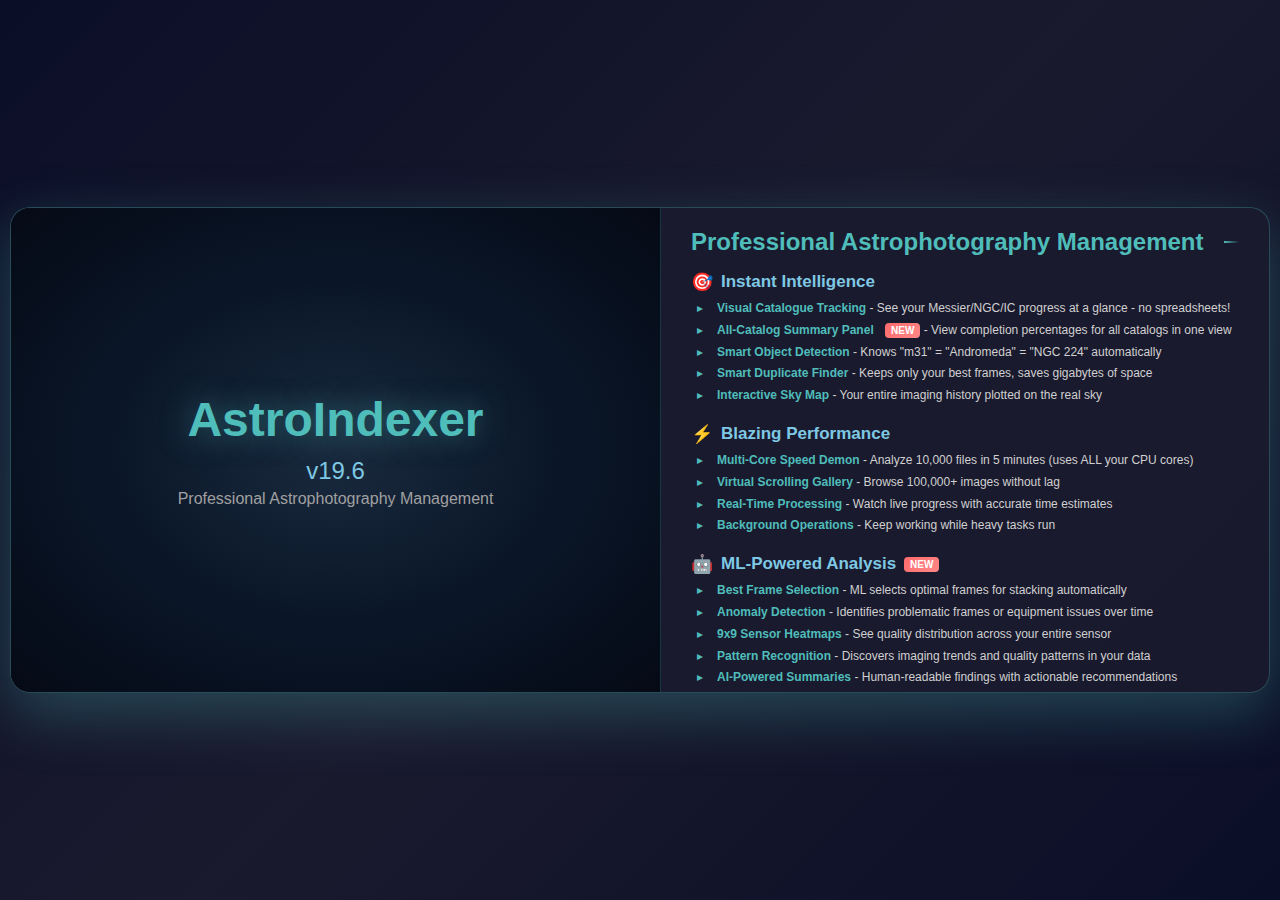
<file: index_backup.html>
<!DOCTYPE html>
<html lang="en">
<head>
    <meta charset="UTF-8">
    <meta name="viewport" content="width=device-width, initial-scale=1.0">
    <title>AstroIndexer v19.6.0 - The Smart Astrophotography Manager</title>
    <style>
        * {
            margin: 0;
            padding: 0;
            box-sizing: border-box;
        }
        
        body {
            font-family: -apple-system, BlinkMacSystemFont, 'Segoe UI', Roboto, 'Helvetica Neue', Arial, sans-serif;
            background: linear-gradient(135deg, #0a0e27 0%, #1a1a2e 50%, #0a0e27 100%);
            color: #ffffff;
            min-height: 100vh;
            display: flex;
            align-items: center;
            justify-content: center;
            padding: 10px;
        }
        
        .container {
            max-width: 1600px;
            width: 100%;
            height: 54vh;
            background: rgba(26, 26, 46, 0.95);
            border-radius: 20px;
            box-shadow: 0 20px 60px rgba(79, 189, 186, 0.3);
            border: 1px solid rgba(79, 189, 186, 0.3);
            display: grid;
            grid-template-columns: 650px 1fr;
            overflow: hidden;
        }
        
        /* Left Side - Splash Screen */
        .splash-section {
            background: #0a1628;
            padding: 40px;
            display: flex;
            flex-direction: column;
            align-items: center;
            justify-content: space-between;
            border-right: 1px solid rgba(79, 189, 186, 0.2);
            position: relative;
            overflow: hidden;
        }
        
        .splash-image-container {
            position: absolute;
            top: 0;
            left: 0;
            right: 0;
            bottom: 0;
            display: flex;
            align-items: center;
            justify-content: center;
            /* Galaxy-themed gradient background */
            background: radial-gradient(ellipse at center, #1a2a3e 0%, #0a1628 50%, #050a15 100%);
            background-size: cover;
            background-position: center;
        }
        
        
        /* Right Side - Features */
        .features-section {
            padding: 20px 30px;
            overflow-y: auto;
            overflow-x: hidden;
            height: 100%;
            display: flex;
            flex-direction: column;
        }
        
        .section-header {
            font-size: 24px;
            font-weight: 700;
            color: #4fbdba;
            margin-bottom: 15px;
            display: flex;
            align-items: center;
        }
        
        .section-header::after {
            content: '';
            flex: 1;
            height: 2px;
            background: linear-gradient(90deg, #4fbdba 0%, transparent 100%);
            margin-left: 20px;
        }
        
        .features-content {
            flex: 1;
            display: flex;
            flex-direction: column;
            gap: 14px;
            justify-content: space-between;
        }
        
        .feature-category {
            margin-bottom: 0;
            flex-shrink: 0;
        }
        
        .category-title {
            font-size: 17px;
            color: #7ec8e3;
            margin-bottom: 7px;
            display: flex;
            align-items: center;
        }
        
        .category-icon {
            font-size: 18px;
            margin-right: 8px;
        }
        
        .feature-list {
            list-style: none;
            padding-left: 26px;
        }
        
        .feature-item {
            margin-bottom: 5px;
            color: #d0d0d0;
            font-size: 12px;
            line-height: 1.4;
            position: relative;
        }
        
        .feature-item::before {
            content: '▸';
            position: absolute;
            left: -20px;
            color: #4fbdba;
        }
        
        .highlight {
            color: #4fbdba;
            font-weight: 600;
        }
        
        .new-badge {
            background: linear-gradient(135deg, #ff6b6b, #ff8787);
            color: white;
            font-size: 10px;
            padding: 2px 6px;
            border-radius: 4px;
            margin-left: 8px;
            font-weight: bold;
            vertical-align: middle;
        }
        
        .cta-section {
            margin-top: 12px;
            padding-top: 12px;
            border-top: 1px solid rgba(79, 189, 186, 0.2);
            flex-shrink: 0;
        }
        
        .cta-buttons {
            display: flex;
            gap: 12px;
            margin-bottom: 8px;
        }
        
        .cta-button {
            flex: 1;
            padding: 10px 20px;
            border-radius: 8px;
            text-align: center;
            font-weight: 600;
            text-decoration: none;
            transition: all 0.3s ease;
            font-size: 14px;
        }
        
        .cta-primary {
            background: linear-gradient(135deg, #4fbdba 0%, #7ec8e3 100%);
            color: #0a0e27;
        }
        
        .cta-primary:hover {
            transform: translateY(-2px);
            box-shadow: 0 10px 30px rgba(79, 189, 186, 0.4);
        }
        
        .cta-secondary {
            background: transparent;
            border: 2px solid #4fbdba;
            color: #4fbdba;
        }
        
        .cta-secondary:hover {
            background: rgba(79, 189, 186, 0.1);
        }
        
        .contact-info {
            text-align: center;
            color: #a0a0a0;
            font-size: 13px;
        }
        
        /* Responsive */
        @media (max-width: 1200px) {
            .container {
                grid-template-columns: 1fr;
                max-width: 800px;
            }
            
            .splash-section {
                padding: 40px;
                border-right: none;
                border-bottom: 1px solid rgba(79, 189, 186, 0.2);
            }
            
            .features-section {
                max-height: none;
            }
        }
    </style>
</head>
<body>
    <div class="container">
        <!-- Left Side - Splash Screen -->
        <div class="splash-section">
            <div class="splash-image-container">
                <div style="text-align: center; z-index: 10; position: relative;">
                    <h1 style="font-size: 48px; font-weight: 700; color: #4fbdba; margin-bottom: 10px; text-shadow: 0 0 30px rgba(79, 189, 186, 0.5);">AstroIndexer</h1>
                    <p style="font-size: 24px; color: #7ec8e3; margin-bottom: 5px;">v19.6</p>
                    <p style="font-size: 16px; color: #a0a0a0;">Professional Astrophotography Management</p>
                </div>
            </div>
        </div>
        
        <!-- Right Side - Features -->
        <div class="features-section">
            <h2 class="section-header">Professional Astrophotography Management</h2>
            
            <div class="features-content">
                <div class="feature-category">
                <h3 class="category-title">
                    <span class="category-icon">🎯</span>
                    Instant Intelligence
                </h3>
                <ul class="feature-list">
                    <li class="feature-item">
                        <span class="highlight">Visual Catalogue Tracking</span> - See your Messier/NGC/IC progress at a glance - no spreadsheets!
                    </li>
                    <li class="feature-item">
                        <span class="highlight">All-Catalog Summary Panel</span> <span class="new-badge">NEW</span> - View completion percentages for all catalogs in one view
                    </li>
                    <li class="feature-item">
                        <span class="highlight">Smart Object Detection</span> - Knows "m31" = "Andromeda" = "NGC 224" automatically
                    </li>
                    <li class="feature-item">
                        <span class="highlight">Smart Duplicate Finder</span> - Keeps only your best frames, saves gigabytes of space
                    </li>
                    <li class="feature-item">
                        <span class="highlight">Interactive Sky Map</span> - Your entire imaging history plotted on the real sky
                    </li>
                </ul>
            </div>
            
            <div class="feature-category">
                <h3 class="category-title">
                    <span class="category-icon">⚡</span>
                    Blazing Performance
                </h3>
                <ul class="feature-list">
                    <li class="feature-item">
                        <span class="highlight">Multi-Core Speed Demon</span> - Analyze 10,000 files in 5 minutes (uses ALL your CPU cores)
                    </li>
                    <li class="feature-item">
                        <span class="highlight">Virtual Scrolling Gallery</span> - Browse 100,000+ images without lag
                    </li>
                    <li class="feature-item">
                        <span class="highlight">Real-Time Processing</span> - Watch live progress with accurate time estimates
                    </li>
                    <li class="feature-item">
                        <span class="highlight">Background Operations</span> - Keep working while heavy tasks run
                    </li>
                </ul>
            </div>
            
            <div class="feature-category">
                <h3 class="category-title">
                    <span class="category-icon">🤖</span>
                    ML-Powered Analysis <span class="new-badge">NEW</span>
                </h3>
                <ul class="feature-list">
                    <li class="feature-item">
                        <span class="highlight">Best Frame Selection</span> - ML selects optimal frames for stacking automatically
                    </li>
                    <li class="feature-item">
                        <span class="highlight">Anomaly Detection</span> - Identifies problematic frames or equipment issues over time
                    </li>
                    <li class="feature-item">
                        <span class="highlight">9x9 Sensor Heatmaps</span> - See quality distribution across your entire sensor
                    </li>
                    <li class="feature-item">
                        <span class="highlight">Pattern Recognition</span> - Discovers imaging trends and quality patterns in your data
                    </li>
                    <li class="feature-item">
                        <span class="highlight">AI-Powered Summaries</span> - Human-readable findings with actionable recommendations
                    </li>
                </ul>
            </div>
            
            <div class="feature-category">
                <h3 class="category-title">
                    <span class="category-icon">📊</span>
                    Professional Tools
                </h3>
                <ul class="feature-list">
                    <li class="feature-item">
                        <span class="highlight">Filter & Exposure Guide</span> - Recommendations for 3000+ objects based on your equipment
                    </li>
                    <li class="feature-item">
                        <span class="highlight">Equipment Comparison Matrix</span> - Which telescope/camera combo performs best?
                    </li>
                    <li class="feature-item">
                        <span class="highlight">NINA Deep Integration</span> - Import all session data, weather, and guiding stats
                    </li>
                    <li class="feature-item">
                        <span class="highlight">Session Planner</span> - Tonight's best targets with optimal imaging windows and moon avoidance for your equipment
                    </li>
                    <li class="feature-item">
                        <span class="highlight">Quality Review Tool</span> - Compare images side-by-side across different setups
                    </li>
                </ul>
            </div>
            
            <div class="feature-category">
                <h3 class="category-title">
                    <span class="category-icon">🎨</span>
                    Beautiful Experience
                </h3>
                <ul class="feature-list">
                    <li class="feature-item">
                        <span class="highlight">Dark/Light Themes</span> - Easy on the eyes during late-night sessions
                    </li>
                    <li class="feature-item">
                        <span class="highlight">Customizable Layouts</span> - Arrange panels your way
                    </li>
                    <li class="feature-item">
                        <span class="highlight">Interactive Guided Tour</span> - Learn features step-by-step
                    </li>
                    <li class="feature-item">
                        <span class="highlight">Cross-Platform Native</span> - Same experience on Windows and macOS
                    </li>
                </ul>
            </div>
            </div>
            
            <div class="cta-section">
                <div class="cta-buttons">
                    <a href="https://github.com/screetch82/AstroIndexer/releases" class="cta-button cta-primary">Download v19.6</a>
                    <a href="https://github.com/screetch82/AstroIndexer/wiki" class="cta-button cta-secondary">View Documentation</a>
                </div>
                <div class="contact-info">
                    Version 19.6 • Cross-platform: Windows & macOS<br>
                    © 2025 AstroIndexer Team • <a href="https://github.com/screetch82/AstroIndexer" style="color: #7ec8e3;">GitHub</a>
                </div>
            </div>
        </div>
    </div>
</body>
</html>
</file>
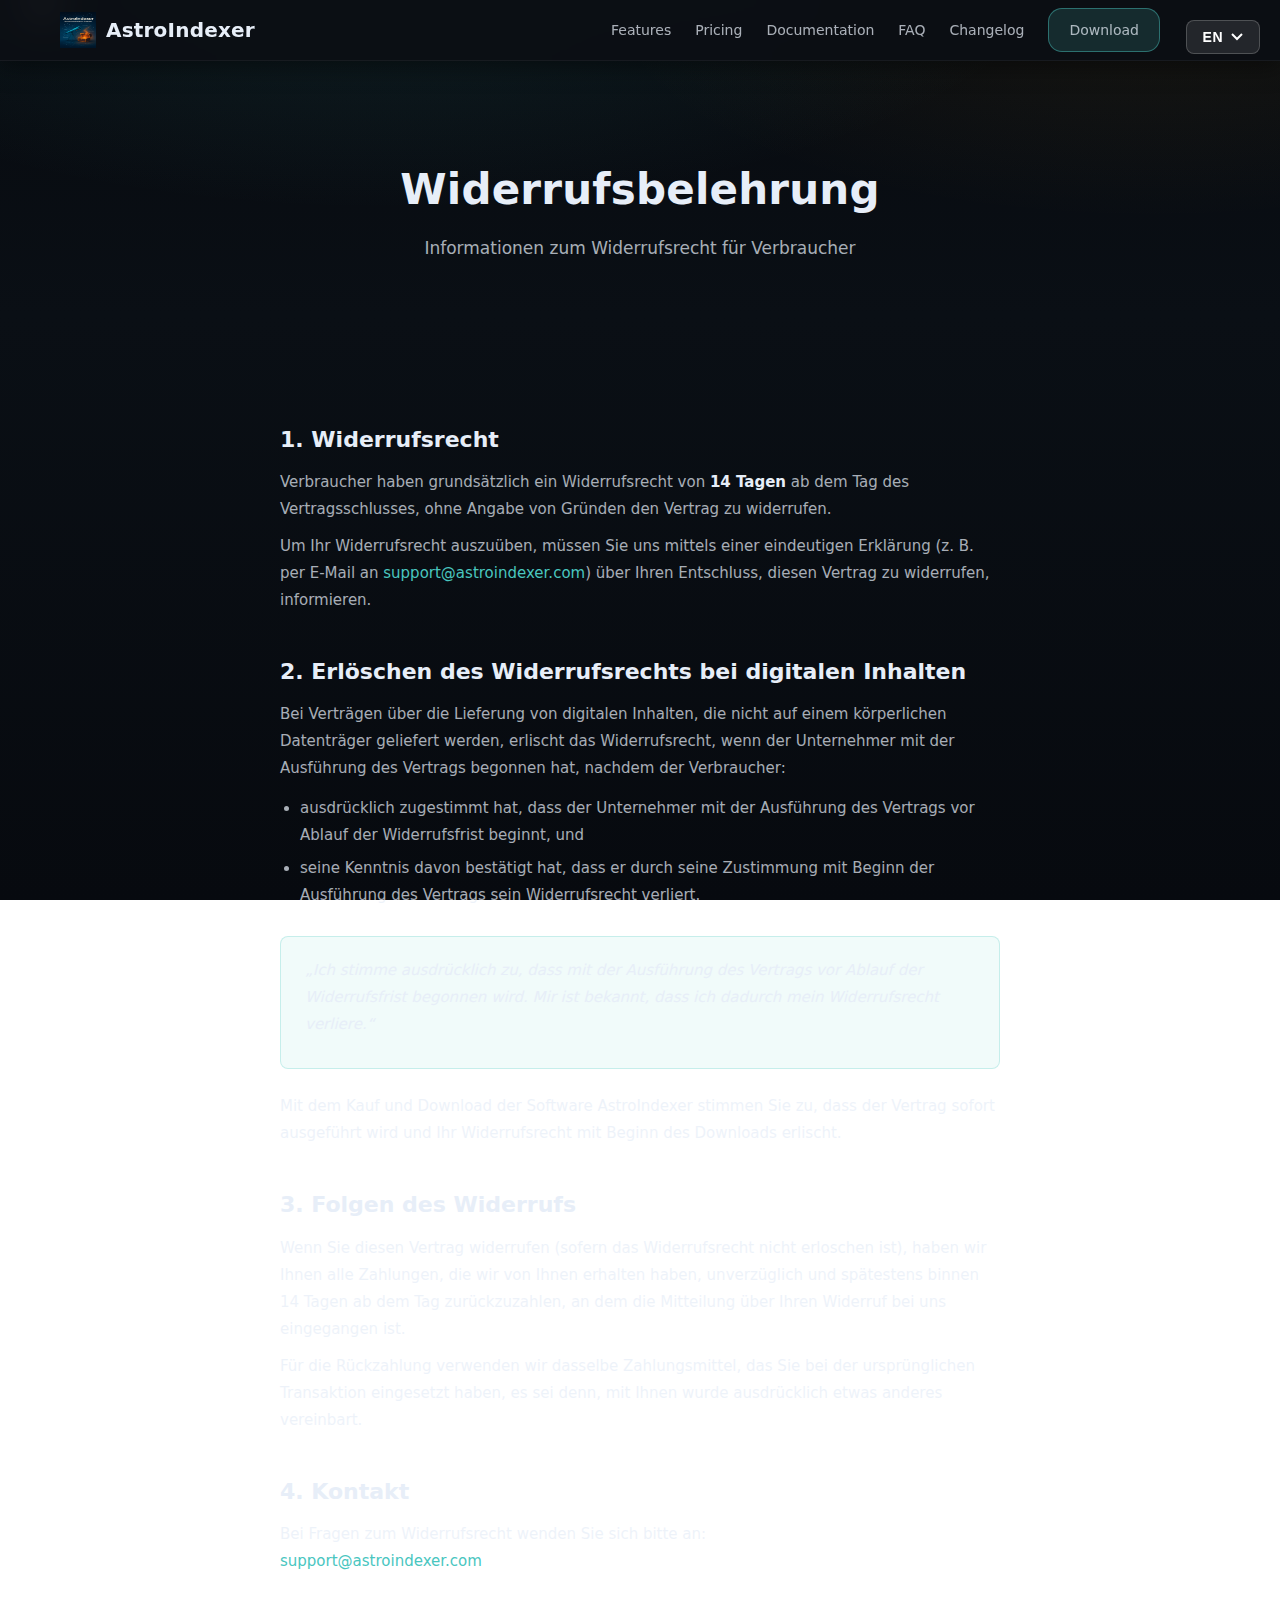
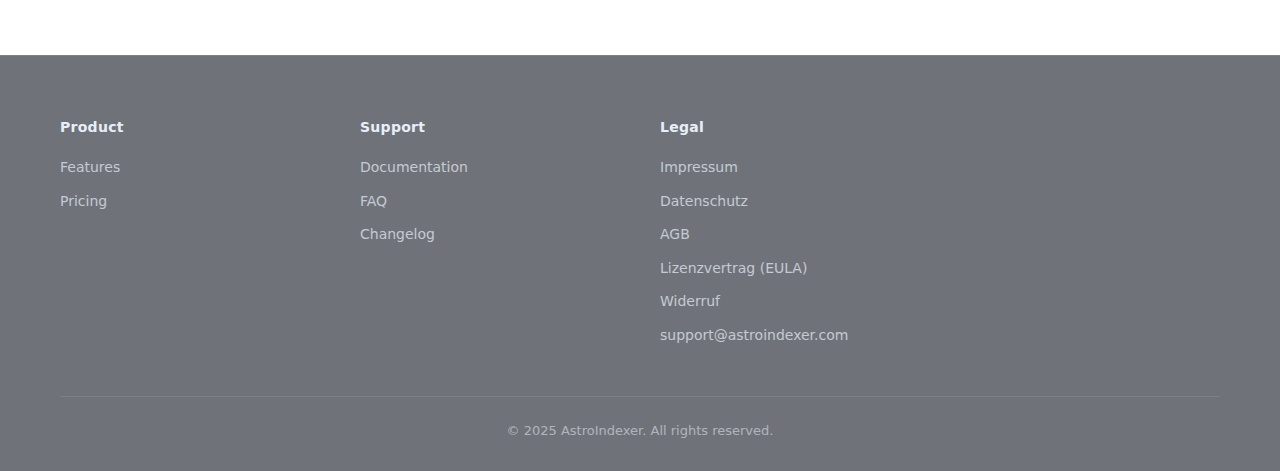
<file: widerruf.html>
<!DOCTYPE html>
<html lang="de">
<head>
    <meta charset="UTF-8">
    <meta name="viewport" content="width=device-width, initial-scale=1.0">
    <meta name="description" content="Widerrufsbelehrung - AstroIndexer">
    <title>Widerruf - AstroIndexer</title>
    <link rel="stylesheet" href="css/style.css">
    <link rel="stylesheet" href="css/language-switcher.css">
    <link rel="stylesheet" href="css/pages.css">
    <link rel="icon" type="image/png" href="favicon.png">
    <style>
        .widerruf-container { max-width: 760px; }
        .widerruf-container h2 {
            font-size: 22px;
            font-weight: 800;
            margin-top: 40px;
            margin-bottom: 12px;
        }
        .widerruf-container p, .widerruf-container li {
            font-size: 15px;
            color: var(--text-secondary);
            line-height: 1.8;
        }
        .widerruf-container p { margin-bottom: 10px; }
        .widerruf-container ul {
            padding-left: 20px;
            margin: 8px 0 16px;
        }
        .widerruf-container li { padding: 3px 0; }
        .widerruf-container a {
            color: var(--teal);
            text-decoration: none;
        }
        .widerruf-container a:hover { text-decoration: underline; }
        .widerruf-container strong { color: var(--txt); }
        .widerruf-container .consent-box {
            background: rgba(73, 198, 191, 0.08);
            border: 1px solid rgba(73, 198, 191, 0.25);
            border-radius: 8px;
            padding: 20px 24px;
            margin: 24px 0;
        }
        .widerruf-container .consent-box p {
            color: var(--txt);
            font-style: italic;
        }
    </style>
</head>
<body>
    <!-- Language Switcher -->
    <div class="language-switcher">
        <button class="language-btn" id="languageBtn">
            <span class="flag" id="currentFlag">&#127468;&#127463;</span>
            <span class="lang-code" id="currentLang">EN</span>
        </button>
        <div class="language-dropdown" id="languageDropdown">
            <a href="#" class="language-option" data-lang="en">
                <span class="flag">&#127468;&#127463;</span>
                <span>English</span>
            </a>
            <a href="#" class="language-option" data-lang="de">
                <span class="flag">&#127465;&#127466;</span>
                <span>Deutsch</span>
            </a>
            <a href="#" class="language-option" data-lang="es">
                <span class="flag">&#127466;&#127480;</span>
                <span>Espanol</span>
            </a>
        </div>
    </div>

    <!-- Navigation -->
    <nav class="navbar scrolled">
        <div class="container">
            <div class="nav-brand">
                <a href="index.html" style="display:flex;align-items:center;gap:10px;text-decoration:none;color:inherit">
                    <img src="images/logo.png" alt="AstroIndexer" class="logo">
                    <span>AstroIndexer</span>
                </a>
            </div>
            <ul class="nav-menu">
                <li><a href="index.html#features">Features</a></li>
                <li><a href="index.html#pricing">Pricing</a></li>
                <li><a href="docs.html">Documentation</a></li>
                <li><a href="faq.html">FAQ</a></li>
                <li><a href="changelog.html">Changelog</a></li>
                <li><a href="index.html#download" class="btn-primary">Download</a></li>
            </ul>
        </div>
    </nav>

    <!-- Page Header -->
    <section class="page-header">
        <div class="container">
            <h1>Widerrufsbelehrung</h1>
            <p class="page-subtitle">Informationen zum Widerrufsrecht f&uuml;r Verbraucher</p>
        </div>
    </section>

    <!-- Content -->
    <section class="doc-section">
        <div class="container widerruf-container">

            <h2>1. Widerrufsrecht</h2>
            <p>
                Verbraucher haben grunds&auml;tzlich ein Widerrufsrecht von <strong>14 Tagen</strong> ab dem Tag des Vertragsschlusses, ohne Angabe von Gr&uuml;nden den Vertrag zu widerrufen.
            </p>
            <p>
                Um Ihr Widerrufsrecht auszu&uuml;ben, m&uuml;ssen Sie uns mittels einer eindeutigen Erkl&auml;rung (z.&nbsp;B. per E-Mail an <a href="mailto:support@astroindexer.com">support@astroindexer.com</a>) &uuml;ber Ihren Entschluss, diesen Vertrag zu widerrufen, informieren.
            </p>

            <h2>2. Erl&ouml;schen des Widerrufsrechts bei digitalen Inhalten</h2>
            <p>
                Bei Vertr&auml;gen &uuml;ber die Lieferung von digitalen Inhalten, die nicht auf einem k&ouml;rperlichen Datentr&auml;ger geliefert werden, erlischt das Widerrufsrecht, wenn der Unternehmer mit der Ausf&uuml;hrung des Vertrags begonnen hat, nachdem der Verbraucher:
            </p>
            <ul>
                <li>ausdr&uuml;cklich zugestimmt hat, dass der Unternehmer mit der Ausf&uuml;hrung des Vertrags vor Ablauf der Widerrufsfrist beginnt, und</li>
                <li>seine Kenntnis davon best&auml;tigt hat, dass er durch seine Zustimmung mit Beginn der Ausf&uuml;hrung des Vertrags sein Widerrufsrecht verliert.</li>
            </ul>

            <div class="consent-box">
                <p>
                    &bdquo;Ich stimme ausdr&uuml;cklich zu, dass mit der Ausf&uuml;hrung des Vertrags vor Ablauf der Widerrufsfrist begonnen wird. Mir ist bekannt, dass ich dadurch mein Widerrufsrecht verliere.&ldquo;
                </p>
            </div>

            <p>
                Mit dem Kauf und Download der Software AstroIndexer stimmen Sie zu, dass der Vertrag sofort ausgef&uuml;hrt wird und Ihr Widerrufsrecht mit Beginn des Downloads erlischt.
            </p>

            <h2>3. Folgen des Widerrufs</h2>
            <p>
                Wenn Sie diesen Vertrag widerrufen (sofern das Widerrufsrecht nicht erloschen ist), haben wir Ihnen alle Zahlungen, die wir von Ihnen erhalten haben, unverz&uuml;glich und sp&auml;testens binnen 14 Tagen ab dem Tag zur&uuml;ckzuzahlen, an dem die Mitteilung &uuml;ber Ihren Widerruf bei uns eingegangen ist.
            </p>
            <p>
                F&uuml;r die R&uuml;ckzahlung verwenden wir dasselbe Zahlungsmittel, das Sie bei der urspr&uuml;nglichen Transaktion eingesetzt haben, es sei denn, mit Ihnen wurde ausdr&uuml;cklich etwas anderes vereinbart.
            </p>

            <h2>4. Kontakt</h2>
            <p>
                Bei Fragen zum Widerrufsrecht wenden Sie sich bitte an:<br>
                <a href="mailto:support@astroindexer.com">support@astroindexer.com</a>
            </p>

        </div>
    </section>

    <!-- Footer -->
    <footer class="footer">
        <div class="container">
            <div class="footer-grid">
                <div class="footer-column">
                    <h4>Product</h4>
                    <ul>
                        <li><a href="index.html#features">Features</a></li>
                        <li><a href="index.html#pricing">Pricing</a></li>
                    </ul>
                </div>
                <div class="footer-column">
                    <h4>Support</h4>
                    <ul>
                        <li><a href="docs.html">Documentation</a></li>
                        <li><a href="faq.html">FAQ</a></li>
                        <li><a href="changelog.html">Changelog</a></li>
                    </ul>
                </div>
                <div class="footer-column">
                    <h4>Legal</h4>
                    <ul>
                        <li><a href="impressum.html">Impressum</a></li>
                        <li><a href="datenschutz.html">Datenschutz</a></li>
                        <li><a href="agb.html">AGB</a></li>
                        <li><a href="eula.html">Lizenzvertrag (EULA)</a></li>
                        <li><a href="widerruf.html">Widerruf</a></li>
                        <li><a href="mailto:support@astroindexer.com">support@astroindexer.com</a></li>
                    </ul>
                </div>
            </div>
            <div class="footer-bottom">
                <p>&copy; 2025 AstroIndexer. All rights reserved.</p>
            </div>
        </div>
    </footer>

    <script src="js/languages.js"></script>
</body>
</html>
</file>
<file: css/style.css>
/* AstroIndexer Website Styles — Planner V2 Theme */

:root {
    /* Planner V2 palette */
    --bg0: #0b0f14;
    --bg1: #0f1620;
    --bg2: #141f2c;
    --bg3: #1b2a3a;
    --card: #121c28;
    --line: rgba(255, 255, 255, 0.10);

    --txt: #e7eef8;
    --mut: rgba(231, 238, 248, 0.55);

    --teal: #49c6bf;
    --teal2: #2aa39d;
    --gold: #f0b429;
    --red: #ff6b6b;
    --green: #59d98e;
    --blue: #5aa7ff;
    --vio: #b08cff;

    /* Semantic aliases (so existing markup still works) */
    --primary-color: var(--teal);
    --secondary-color: var(--gold);
    --dark-bg: var(--bg0);
    --dark-secondary: var(--bg1);
    --text-primary: var(--txt);
    --text-secondary: rgba(231, 238, 248, 0.72);
    --text-muted: var(--mut);
    --card-bg: linear-gradient(180deg, rgba(255,255,255,0.04), rgba(255,255,255,0.01));
    --card-bg-flat: rgba(18, 28, 40, 0.8);
    --border-color: var(--line);
}

* {
    margin: 0;
    padding: 0;
    box-sizing: border-box;
}

body {
    font-family: ui-sans-serif, system-ui, -apple-system, 'Segoe UI', Roboto, 'Helvetica Neue', Arial, sans-serif;
    color: var(--txt);
    line-height: 1.6;
    overflow-x: hidden;
    background:
        radial-gradient(1200px 500px at 30% -10%, rgba(73,198,191,0.14), transparent 60%),
        radial-gradient(1000px 400px at 90% 0%, rgba(240,180,41,0.07), transparent 55%),
        linear-gradient(180deg, #070a0f, #0a0f15 35%, #070a0f);
    background-attachment: fixed;
}

.container {
    max-width: 1200px;
    margin: 0 auto;
    padding: 0 20px;
}

/* ─── Navigation ──────────────────────────── */
.navbar {
    position: fixed;
    top: 0;
    width: 100%;
    padding: 14px 0;
    background: rgba(11, 15, 20, 0.88);
    backdrop-filter: blur(16px);
    -webkit-backdrop-filter: blur(16px);
    border-bottom: 1px solid rgba(255,255,255,0.05);
    z-index: 1000;
    transition: all 0.3s ease;
}

.navbar.scrolled {
    padding: 8px 0;
    background: rgba(11, 15, 20, 0.96);
    box-shadow: 0 4px 24px rgba(0, 0, 0, 0.5);
}

.navbar .container {
    display: flex;
    justify-content: space-between;
    align-items: center;
    gap: 16px;
}

.nav-brand {
    display: flex;
    align-items: center;
    gap: 10px;
    font-size: 20px;
    font-weight: 800;
    color: var(--txt);
    letter-spacing: 0.2px;
    flex-shrink: 0;
}

.nav-brand .logo {
    width: 36px;
    height: 36px;
}

.nav-menu {
    display: flex;
    list-style: none;
    gap: 24px;
    align-items: center;
    flex-wrap: nowrap;
    margin-right: 60px; /* space for language switcher */
}

.nav-menu a {
    color: var(--text-secondary);
    text-decoration: none;
    transition: color 0.3s ease;
    font-weight: 500;
    font-size: 14px;
    white-space: nowrap;
}

.nav-menu a:hover {
    color: var(--teal);
}

/* ─── Buttons ─────────────────────────────── */
.btn-primary, .btn-secondary {
    display: inline-block;
    padding: 10px 20px;
    border-radius: 14px;
    text-decoration: none;
    font-weight: 650;
    font-size: 14px;
    transition: all 0.3s ease;
    cursor: pointer;
    border: 1px solid rgba(73,198,191,0.45);
}

.btn-primary {
    background: rgba(73,198,191,0.16);
    color: var(--txt);
}

.btn-primary:hover {
    background: rgba(73,198,191,0.28);
    transform: translateY(-2px);
    box-shadow: 0 8px 24px rgba(73, 198, 191, 0.15);
}

.btn-secondary {
    background: rgba(255,255,255,0.02);
    color: var(--text-secondary);
    border-color: var(--line);
}

.btn-secondary:hover {
    background: rgba(255,255,255,0.06);
    color: var(--txt);
    border-color: rgba(255,255,255,0.2);
}

.btn-large {
    padding: 14px 28px;
    font-size: 16px;
}

/* ─── Hero Section ────────────────────────── */
.hero {
    padding: 130px 0 80px;
    position: relative;
    overflow: hidden;
}

.hero::before {
    content: '';
    position: absolute;
    top: 0;
    left: 0;
    right: 0;
    bottom: 0;
    background-image: url('../images/stars-bg.png');
    opacity: 0.06;
    animation: twinkle 50s infinite;
}

@keyframes twinkle {
    0%, 100% { opacity: 0.06; }
    50% { opacity: 0.12; }
}

.hero .container {
    display: grid;
    grid-template-columns: 1fr 1fr;
    gap: 60px;
    align-items: center;
    position: relative;
    z-index: 1;
}

/* Hero H1 is hidden — the brand name already lives in the navbar */
.hero-content h1 {
    display: none;
}

.hero-content h2 {
    font-size: 38px;
    font-weight: 800;
    color: var(--txt);
    margin-bottom: 16px;
    letter-spacing: 0.2px;
    line-height: 1.2;
}

.hero-content p {
    font-size: 18px;
    color: var(--text-secondary);
    margin-bottom: 28px;
    line-height: 1.7;
}

.hero-buttons {
    display: flex;
    gap: 14px;
}

.hero-image img {
    width: 100%;
    border-radius: 18px;
    border: 1px solid var(--line);
    box-shadow: 0 24px 60px rgba(0, 0, 0, 0.5);
}

/* Hero Platforms Indicator */
.hero-platforms {
    display: flex;
    align-items: center;
    gap: 12px;
    margin-top: 20px;
    color: var(--mut);
    font-size: 13px;
    letter-spacing: 0.02em;
}

.hero-platforms svg {
    opacity: 0.4;
    transition: opacity 0.3s ease;
}

.hero-platforms:hover svg {
    opacity: 0.7;
}

/* ─── Landing Splash — immersive full-viewport entry ── */
.landing-splash {
    position: relative;
    width: 100%;
    height: 100vh;
    display: flex;
    align-items: center;
    justify-content: center;
    overflow: hidden;
    cursor: pointer;
    background: #050810;
}

.landing-image {
    position: absolute;
    inset: 0;
    width: 100%;
    height: 100%;
    object-fit: contain;
    object-position: center center;
}

.landing-splash:hover .landing-image {
    filter: brightness(1.04);
}

/* "Enter" chevron at bottom */
.landing-enter {
    position: absolute;
    bottom: 32px;
    left: 50%;
    transform: translateX(-50%);
    color: rgba(255,255,255,0.35);
    animation: bounce-enter 2.4s ease-in-out infinite;
    pointer-events: none;
}

@keyframes bounce-enter {
    0%, 100% { transform: translateX(-50%) translateY(0); opacity: 0.35; }
    50% { transform: translateX(-50%) translateY(10px); opacity: 0.7; }
}

/* ─── Chrome visibility (navbar + lang switcher) ── */
.navbar,
.language-switcher {
    transition: transform 0.4s ease, opacity 0.4s ease;
}

body.on-landing .navbar,
body.on-landing .language-switcher {
    transform: translateY(-100%);
    opacity: 0;
    pointer-events: none;
}

/* ─── Features Section ────────────────────── */
.features {
    padding: 80px 0;
    background: rgba(15, 22, 32, 0.6);
}

.section-title {
    font-size: 36px;
    font-weight: 800;
    text-align: center;
    margin-bottom: 10px;
    letter-spacing: 0.2px;
}

.section-subtitle {
    font-size: 17px;
    text-align: center;
    color: var(--text-secondary);
    margin-bottom: 60px;
}

.features-grid {
    display: grid;
    grid-template-columns: repeat(auto-fit, minmax(320px, 1fr));
    gap: 20px;
}

.feature-card {
    background: var(--card-bg);
    background-color: var(--card-bg-flat);
    padding: 32px;
    border-radius: 18px;
    border: 1px solid var(--line);
    transition: all 0.3s ease;
    box-shadow: 0 8px 24px rgba(0, 0, 0, 0.3);
}

.feature-card:hover {
    transform: translateY(-4px);
    border-color: rgba(73, 198, 191, 0.3);
    box-shadow: 0 16px 40px rgba(0, 0, 0, 0.4);
}

.feature-icon {
    font-size: 40px;
    margin-bottom: 16px;
}

.feature-card h3 {
    font-size: 20px;
    font-weight: 750;
    margin-bottom: 12px;
    color: var(--txt);
}

.feature-card p {
    color: var(--text-secondary);
    font-size: 14px;
    line-height: 1.7;
}

/* ─── Feature Details Section ─────────────── */
.feature-details {
    padding: 80px 0;
}

.feature-detail {
    display: flex;
    align-items: center;
    gap: 60px;
    margin-bottom: 80px;
}

.feature-detail.reverse {
    flex-direction: row-reverse;
}

.feature-content {
    flex: 1;
}

.feature-content h3 {
    font-size: 26px;
    font-weight: 800;
    color: var(--txt);
    margin-bottom: 16px;
}

.feature-content p {
    font-size: 15px;
    color: var(--text-secondary);
    line-height: 1.7;
    margin-bottom: 20px;
}

.feature-points {
    list-style: none;
    padding: 0;
}

.feature-points li {
    padding: 8px 0;
    color: var(--teal);
    position: relative;
    padding-left: 24px;
    font-size: 14px;
}

.feature-points li::before {
    content: '\2713';
    position: absolute;
    left: 0;
    font-weight: bold;
}

.feature-screenshot {
    flex: 1;
    position: relative;
}

.feature-screenshot img {
    width: 100%;
    border-radius: 18px;
    box-shadow: 0 20px 50px rgba(0, 0, 0, 0.4);
    border: 1px solid var(--line);
}

@media (max-width: 768px) {
    .feature-detail,
    .feature-detail.reverse {
        flex-direction: column;
        gap: 30px;
    }
}

/* ─── ML Analytics Section ────────────────── */
.ml-analytics {
    padding: 80px 0;
    background: rgba(11, 15, 20, 0.5);
}

.ml-analytics .section-title {
    background: linear-gradient(135deg, var(--gold) 0%, var(--red) 100%);
    -webkit-background-clip: text;
    -webkit-text-fill-color: transparent;
    margin-bottom: 20px;
}

.ml-analytics .feature-detail {
    margin-bottom: 100px;
}

/* ─── Download Section ────────────────────── */
.download-section {
    padding: 100px 0 80px;
    position: relative;
}

.download-section::before {
    content: '';
    position: absolute;
    top: 0;
    left: 50%;
    transform: translateX(-50%);
    width: 200px;
    height: 2px;
    background: linear-gradient(90deg, transparent, var(--teal), transparent);
}

.download-grid {
    display: grid;
    grid-template-columns: repeat(3, 1fr);
    gap: 20px;
    max-width: 900px;
    margin: 50px auto 0;
}

.download-card {
    display: flex;
    align-items: center;
    gap: 16px;
    padding: 22px 24px;
    background: linear-gradient(180deg, rgba(255,255,255,0.04), rgba(255,255,255,0.01));
    border: 1px solid var(--line);
    border-radius: 18px;
    text-decoration: none;
    color: var(--txt);
    transition: all 0.3s cubic-bezier(0.4, 0, 0.2, 1);
    position: relative;
    overflow: hidden;
    box-shadow: 0 8px 24px rgba(0,0,0,0.3);
}

.download-card::after {
    content: '';
    position: absolute;
    inset: 0;
    background: linear-gradient(135deg, rgba(73,198,191,0.06) 0%, transparent 60%);
    opacity: 0;
    transition: opacity 0.3s ease;
}

.download-card:hover {
    border-color: rgba(73,198,191,0.35);
    transform: translateY(-3px);
    box-shadow: 0 16px 40px rgba(0,0,0,0.45);
}

.download-card:hover::after {
    opacity: 1;
}

.download-card:hover .download-os-icon {
    color: var(--teal);
    transform: scale(1.08);
}

.download-card:hover .download-arrow {
    opacity: 1;
    transform: translateY(2px);
}

.download-os-icon {
    flex-shrink: 0;
    width: 34px;
    height: 34px;
    color: var(--text-secondary);
    transition: all 0.3s ease;
    position: relative;
    z-index: 1;
}

.download-os-icon svg {
    width: 100%;
    height: 100%;
}

.download-info {
    flex: 1;
    display: flex;
    flex-direction: column;
    gap: 3px;
    position: relative;
    z-index: 1;
}

.download-platform {
    font-size: 16px;
    font-weight: 700;
    letter-spacing: 0.01em;
}

.download-detail {
    font-size: 12px;
    color: var(--mut);
    letter-spacing: 0.01em;
}

.download-arrow {
    flex-shrink: 0;
    color: var(--teal);
    opacity: 0.3;
    transition: all 0.3s ease;
    position: relative;
    z-index: 1;
}

.download-note {
    text-align: center;
    margin-top: 28px;
    color: var(--mut);
    font-size: 14px;
}

.trial-license-link {
    color: var(--acc);
    text-decoration: underline;
    text-underline-offset: 3px;
    transition: opacity 0.2s;
}

.trial-license-link:hover {
    opacity: 0.8;
}

/* ─── Pricing Section ─────────────────────── */
.pricing {
    padding: 80px 0;
}

.pricing-grid {
    display: grid;
    grid-template-columns: repeat(auto-fit, minmax(280px, 1fr));
    gap: 20px;
    margin-top: 60px;
}

.pricing-card {
    background: linear-gradient(180deg, rgba(255,255,255,0.04), rgba(255,255,255,0.01));
    background-color: var(--card-bg-flat);
    padding: 36px;
    border-radius: 18px;
    border: 1px solid var(--line);
    text-align: center;
    position: relative;
    transition: all 0.3s ease;
    box-shadow: 0 8px 24px rgba(0,0,0,0.3);
}

.pricing-card:hover {
    transform: translateY(-4px);
    border-color: rgba(73,198,191,0.3);
}

.pricing-card.featured {
    border-color: rgba(73,198,191,0.35);
    transform: scale(1.03);
    background: linear-gradient(180deg, rgba(73,198,191,0.06), rgba(255,255,255,0.01));
}

.pricing-card .badge {
    position: absolute;
    top: -14px;
    left: 50%;
    transform: translateX(-50%);
    background: rgba(73,198,191,0.16);
    color: var(--teal);
    border: 1px solid rgba(73,198,191,0.4);
    padding: 5px 18px;
    border-radius: 999px;
    font-size: 12px;
    font-weight: 700;
}

.pricing-card h3 {
    font-size: 24px;
    font-weight: 800;
    margin-bottom: 16px;
}

.price {
    margin-bottom: 24px;
}

.price .currency {
    font-size: 42px;
    font-weight: 800;
    color: var(--teal);
}

.price .period {
    display: block;
    color: var(--mut);
    margin-top: 8px;
    font-size: 13px;
}

.features-list {
    list-style: none;
    margin-bottom: 28px;
    text-align: left;
}

.features-list li {
    padding: 8px 0;
    color: var(--text-secondary);
    position: relative;
    padding-left: 24px;
    font-size: 14px;
}

.features-list li::before {
    content: '\2713';
    position: absolute;
    left: 0;
    color: var(--teal);
    font-weight: bold;
}

/* ─── Footer ──────────────────────────────── */
.footer {
    padding: 60px 0 30px;
    background: rgba(15, 22, 32, 0.6);
    border-top: 1px solid var(--line);
}

.footer-grid {
    display: grid;
    grid-template-columns: repeat(4, 1fr);
    gap: 40px;
    margin-bottom: 40px;
}

.footer-column h4 {
    color: var(--txt);
    font-weight: 750;
    margin-bottom: 16px;
    font-size: 14px;
    letter-spacing: 0.02em;
}

.footer-column ul {
    list-style: none;
}

.footer-column ul li {
    margin-bottom: 8px;
}

.footer-column a {
    color: var(--text-secondary);
    text-decoration: none;
    font-size: 14px;
    transition: color 0.3s ease;
}

.footer-column a:hover {
    color: var(--teal);
}

.social-links {
    display: flex;
    gap: 14px;
    font-size: 22px;
}

.social-links a {
    transition: transform 0.3s ease;
}

.social-links a:hover {
    transform: translateY(-3px);
}

.footer-bottom {
    text-align: center;
    padding-top: 24px;
    border-top: 1px solid var(--line);
    color: var(--mut);
    font-size: 13px;
}

/* ─── Responsive ──────────────────────────── */
@media (max-width: 1024px) {
    .nav-menu {
        gap: 16px;
        margin-right: 50px;
    }
}

@media (max-width: 768px) {
    .nav-menu {
        display: none;
    }

    .hero {
        padding: 100px 0 60px;
    }

    .hero .container {
        grid-template-columns: 1fr;
    }

    .hero-content h2 {
        font-size: 28px;
    }

    .features-grid {
        grid-template-columns: 1fr;
    }

    .download-grid {
        grid-template-columns: 1fr;
        max-width: 400px;
    }

    .pricing-grid {
        grid-template-columns: 1fr;
    }

    .footer-grid {
        grid-template-columns: repeat(2, 1fr);
    }

    .pricing-card.featured {
        transform: scale(1);
    }

    .section-title {
        font-size: 28px;
    }
}

/* ─── Imaging Insights Section ────────────── */
.insights-section {
    padding: 100px 0 80px;
    position: relative;
}

.insights-section::before {
    content: '';
    position: absolute;
    top: 0;
    left: 50%;
    transform: translateX(-50%);
    width: 80%;
    height: 1px;
    background: linear-gradient(90deg, transparent, var(--line), transparent);
}

.insights-grid {
    display: grid;
    grid-template-columns: repeat(3, 1fr);
    gap: 24px;
    margin: 48px 0 32px;
}

.insight-card {
    background: var(--card-bg);
    background-color: var(--card-bg-flat);
    border: 1px solid var(--line);
    border-radius: 16px;
    padding: 32px 28px;
    text-align: center;
    transition: all 0.3s ease;
    position: relative;
    overflow: hidden;
    box-shadow: 0 8px 24px rgba(0, 0, 0, 0.3);
}

.insight-card::before {
    content: '';
    position: absolute;
    top: 0;
    left: 0;
    right: 0;
    height: 2px;
    background: linear-gradient(90deg, var(--teal), var(--gold));
    opacity: 0;
    transition: opacity 0.3s ease;
}

.insight-card:hover {
    border-color: rgba(73, 198, 191, 0.3);
    transform: translateY(-4px);
    box-shadow: 0 8px 32px rgba(73, 198, 191, 0.08);
}

.insight-card:hover::before {
    opacity: 1;
}

.insight-value {
    font-size: 36px;
    font-weight: 800;
    color: var(--teal);
    line-height: 1.2;
    margin-bottom: 8px;
    letter-spacing: -0.5px;
}

.insight-label {
    font-size: 16px;
    font-weight: 600;
    color: var(--txt);
    margin-bottom: 8px;
}

.insight-detail {
    font-size: 13px;
    color: var(--mut);
    line-height: 1.5;
}

.insights-caption {
    text-align: center;
    font-size: 13px;
    color: var(--mut);
    font-style: italic;
    margin-bottom: 40px;
}

.insights-cta {
    text-align: center;
}

.insights-cta p {
    font-size: 18px;
    color: var(--text-secondary);
    margin-bottom: 16px;
}

/* ─── Feature Card Tier Badges ────────────── */
.feature-card {
    position: relative;
}

.tier-badge {
    position: absolute;
    top: 12px;
    right: 12px;
    font-size: 11px;
    font-weight: 700;
    letter-spacing: 0.5px;
    text-transform: uppercase;
    padding: 3px 10px;
    border-radius: 20px;
    line-height: 1.4;
}

.tier-badge.standard {
    background: rgba(73, 198, 191, 0.12);
    color: var(--teal);
    border: 1px solid rgba(73, 198, 191, 0.25);
}

.tier-badge.pro {
    background: rgba(240, 180, 41, 0.12);
    color: var(--gold);
    border: 1px solid rgba(240, 180, 41, 0.25);
}

.feature-card.pro-feature {
    cursor: pointer;
}

.feature-card.pro-feature:hover {
    border-color: rgba(240, 180, 41, 0.3);
    box-shadow: 0 16px 40px rgba(240, 180, 41, 0.08);
}

@media (max-width: 768px) {
    .insights-grid {
        grid-template-columns: repeat(2, 1fr);
        gap: 16px;
    }
}

@media (max-width: 480px) {
    .insights-grid {
        grid-template-columns: 1fr;
    }
    .insight-value {
        font-size: 28px;
    }
}
</file>
<file: css/language-switcher.css>
/* Language Switcher Styles */
.language-switcher {
    position: relative;
    margin-left: 20px;
}

.language-toggle {
    display: flex;
    align-items: center;
    gap: 8px;
    padding: 8px 16px;
    background: rgba(255, 255, 255, 0.1);
    border: 1px solid rgba(255, 255, 255, 0.2);
    border-radius: 8px;
    color: white;
    font-size: 14px;
    font-weight: 500;
    cursor: pointer;
    transition: all 0.3s ease;
}

.language-toggle:hover {
    background: rgba(255, 255, 255, 0.15);
    border-color: rgba(255, 255, 255, 0.3);
}

.language-toggle svg {
    transition: transform 0.3s ease;
}

.language-switcher.active .language-toggle svg {
    transform: rotate(180deg);
}

.language-dropdown {
    position: absolute;
    top: calc(100% + 8px);
    right: 0;
    min-width: 160px;
    background: #121c28;
    border: 1px solid rgba(255, 255, 255, 0.1);
    border-radius: 12px;
    box-shadow: 0 10px 40px rgba(0, 0, 0, 0.5);
    opacity: 0;
    visibility: hidden;
    transform: translateY(-10px);
    transition: all 0.3s ease;
    z-index: 1000;
}

.language-switcher.active .language-dropdown {
    opacity: 1;
    visibility: visible;
    transform: translateY(0);
}

.language-option {
    display: flex;
    align-items: center;
    gap: 12px;
    padding: 12px 16px;
    color: #e0e0e0;
    text-decoration: none;
    transition: all 0.2s ease;
}

.language-option:hover {
    background: rgba(73, 198, 191, 0.1);
    color: #49c6bf;
}

.language-option:first-child {
    border-radius: 11px 11px 0 0;
}

.language-option:last-child {
    border-radius: 0 0 11px 11px;
}

.language-option .flag {
    font-size: 20px;
}

/* Current language indicator */
.current-lang {
    font-weight: 600;
    letter-spacing: 0.5px;
}

/* Mobile responsive */
@media (max-width: 768px) {
    .language-switcher {
        margin-left: 10px;
    }

    .language-toggle {
        padding: 6px 12px;
        font-size: 13px;
    }

    .language-dropdown {
        min-width: 140px;
    }

    .language-option {
        padding: 10px 14px;
        font-size: 14px;
    }
}

/* Dark theme adjustments */
@media (prefers-color-scheme: dark) {
    .language-dropdown {
        background: #0f1620;
        border-color: rgba(255, 255, 255, 0.05);
    }
}

/* Language-specific adjustments */
html[lang="de"] .language-option[data-lang="de"] {
    background: rgba(73, 198, 191, 0.05);
    color: #49c6bf;
}

html[lang="en"] .language-option[data-lang="en"] {
    background: rgba(73, 198, 191, 0.05);
    color: #49c6bf;
}

/* Smooth transitions for content changes */
[data-i18n] {
    transition: opacity 0.2s ease;
}

.switching-language [data-i18n] {
    opacity: 0.7;
}

/* Position in navigation bar */
nav .language-switcher {
    position: fixed;
    top: 20px;
    right: 20px;
    z-index: 9999;
}

/* Alternative inline style */
.language-switcher.inline {
    position: static;
    display: inline-flex;
    margin: 0 10px;
}

.language-switcher.inline .language-dropdown {
    right: auto;
    left: 0;
}

/* Animated language switch indicator */
@keyframes languageSwitch {
    0% {
        transform: scale(1);
    }
    50% {
        transform: scale(1.05);
    }
    100% {
        transform: scale(1);
    }
}

.language-switching .language-toggle {
    animation: languageSwitch 0.3s ease;
}

/* Tooltip for language names */
.language-option::after {
    content: attr(data-tooltip);
    position: absolute;
    left: 100%;
    margin-left: 10px;
    padding: 4px 8px;
    background: #333;
    color: white;
    font-size: 12px;
    border-radius: 4px;
    white-space: nowrap;
    opacity: 0;
    pointer-events: none;
    transition: opacity 0.2s ease;
}

.language-option:hover::after {
    opacity: 1;
}
</file>
<file: css/pages.css>
/* Shared styles for docs.html, faq.html subpages */

/* ─── Page Header ────────────────────────── */
.page-header {
    padding: 130px 0 50px;
    text-align: center;
    position: relative;
}

.page-header h1 {
    font-size: 42px;
    font-weight: 800;
    letter-spacing: 0.2px;
    margin-bottom: 12px;
}

.page-subtitle {
    font-size: 17px;
    color: var(--text-secondary);
    max-width: 600px;
    margin: 0 auto;
    line-height: 1.6;
}

/* ─── Doc Sections ───────────────────────── */
.doc-section {
    padding: 70px 0;
}

.doc-section.alt-bg {
    background: rgba(15, 22, 32, 0.5);
}

.doc-section h2 {
    font-size: 30px;
    font-weight: 800;
    margin-bottom: 12px;
}

.section-lead {
    font-size: 16px;
    color: var(--text-secondary);
    max-width: 720px;
    line-height: 1.7;
    margin-bottom: 40px;
}

kbd {
    display: inline-block;
    padding: 2px 8px;
    font-size: 13px;
    font-family: inherit;
    background: rgba(255,255,255,0.08);
    border: 1px solid rgba(255,255,255,0.15);
    border-radius: 6px;
    color: var(--txt);
}

/* ─── Getting Started Steps ──────────────── */
.steps-grid {
    display: grid;
    grid-template-columns: repeat(3, 1fr);
    gap: 20px;
    margin-top: 32px;
}

.step-card {
    background: linear-gradient(180deg, rgba(255,255,255,0.04), rgba(255,255,255,0.01));
    background-color: var(--card-bg-flat);
    border: 1px solid var(--line);
    border-radius: 18px;
    padding: 28px;
    transition: all 0.3s ease;
}

.step-card:hover {
    border-color: rgba(73, 198, 191, 0.3);
    transform: translateY(-2px);
}

.step-number {
    display: inline-flex;
    align-items: center;
    justify-content: center;
    width: 36px;
    height: 36px;
    border-radius: 10px;
    background: rgba(73, 198, 191, 0.14);
    color: var(--teal);
    font-weight: 800;
    font-size: 16px;
    margin-bottom: 14px;
}

.step-card h3 {
    font-size: 18px;
    font-weight: 750;
    margin-bottom: 10px;
}

.step-card p {
    font-size: 14px;
    color: var(--text-secondary);
    line-height: 1.7;
}

/* ─── Documentation Grid ─────────────────── */
.doc-grid {
    display: grid;
    grid-template-columns: repeat(2, 1fr);
    gap: 40px;
    margin-top: 8px;
}

.category-title {
    font-size: 15px;
    font-weight: 700;
    text-transform: uppercase;
    letter-spacing: 0.08em;
    color: var(--teal);
    margin-bottom: 20px;
    padding-bottom: 10px;
    border-bottom: 1px solid rgba(73, 198, 191, 0.2);
}

.doc-card {
    display: flex;
    gap: 16px;
    padding: 18px 0;
    border-bottom: 1px solid rgba(255,255,255,0.04);
}

.doc-card:last-child {
    border-bottom: none;
}

.doc-icon {
    flex-shrink: 0;
    width: 40px;
    height: 40px;
    display: flex;
    align-items: center;
    justify-content: center;
    border-radius: 10px;
    background: rgba(73, 198, 191, 0.08);
    color: var(--teal);
}

.doc-card h4 {
    font-size: 16px;
    font-weight: 700;
    margin-bottom: 6px;
    color: var(--txt);
}

.doc-card p {
    font-size: 13px;
    color: var(--text-secondary);
    line-height: 1.65;
}

/* ─── Formats Grid ───────────────────────── */
.formats-grid {
    display: grid;
    grid-template-columns: repeat(3, 1fr);
    gap: 24px;
    margin-top: 28px;
}

.format-group {
    background: linear-gradient(180deg, rgba(255,255,255,0.03), transparent);
    background-color: var(--card-bg-flat);
    border: 1px solid var(--line);
    border-radius: 18px;
    padding: 24px;
}

.format-group h4 {
    font-size: 14px;
    font-weight: 700;
    color: var(--teal);
    margin-bottom: 14px;
}

.format-group ul {
    list-style: none;
    padding: 0;
}

.format-group li {
    font-size: 14px;
    color: var(--text-secondary);
    padding: 5px 0;
    line-height: 1.5;
}

/* ─── Integration Grid ───────────────────── */
.integration-grid {
    display: grid;
    grid-template-columns: repeat(3, 1fr);
    gap: 24px;
    margin-top: 28px;
}

.integration-item {
    background: linear-gradient(180deg, rgba(255,255,255,0.03), transparent);
    background-color: var(--card-bg-flat);
    border: 1px solid var(--line);
    border-radius: 18px;
    padding: 28px;
}

.integration-item h4 {
    font-size: 16px;
    font-weight: 700;
    margin-bottom: 10px;
}

.integration-item p {
    font-size: 14px;
    color: var(--text-secondary);
    line-height: 1.65;
}

/* ─── FAQ Styles ─────────────────────────── */
.faq-container {
    max-width: 800px;
}

.faq-category {
    margin-bottom: 48px;
}

.faq-category h2 {
    font-size: 22px;
    font-weight: 800;
    margin-bottom: 20px;
    padding-bottom: 12px;
    border-bottom: 1px solid var(--line);
}

.faq-item {
    border: 1px solid var(--line);
    border-radius: 14px;
    margin-bottom: 10px;
    background: rgba(18, 28, 40, 0.5);
    transition: all 0.3s ease;
    overflow: hidden;
}

.faq-item[open] {
    border-color: rgba(73, 198, 191, 0.25);
    background: rgba(18, 28, 40, 0.8);
}

.faq-item summary {
    padding: 16px 20px;
    font-size: 15px;
    font-weight: 650;
    cursor: pointer;
    color: var(--txt);
    list-style: none;
    display: flex;
    align-items: center;
    justify-content: space-between;
    transition: color 0.2s ease;
}

.faq-item summary::-webkit-details-marker {
    display: none;
}

.faq-item summary::after {
    content: '+';
    font-size: 20px;
    font-weight: 400;
    color: var(--teal);
    flex-shrink: 0;
    margin-left: 16px;
    transition: transform 0.2s ease;
}

.faq-item[open] summary::after {
    content: '\2212';  /* minus sign */
}

.faq-item summary:hover {
    color: var(--teal);
}

.faq-answer {
    padding: 0 20px 18px;
    font-size: 14px;
    color: var(--text-secondary);
    line-height: 1.7;
}

.faq-answer p {
    margin-bottom: 10px;
}

.faq-answer p:last-child {
    margin-bottom: 0;
}

.faq-answer ul, .faq-answer ol {
    padding-left: 20px;
    margin: 8px 0;
}

.faq-answer li {
    padding: 3px 0;
    line-height: 1.6;
}

.faq-answer code {
    background: rgba(255,255,255,0.06);
    padding: 2px 6px;
    border-radius: 4px;
    font-size: 13px;
    color: var(--teal);
}

.faq-answer a {
    color: var(--teal);
    text-decoration: none;
}

.faq-answer a:hover {
    text-decoration: underline;
}

/* ─── Active nav link ────────────────────── */
.nav-menu a.active {
    color: var(--teal);
}

/* ─── Responsive ─────────────────────────── */
@media (max-width: 768px) {
    .page-header {
        padding: 110px 0 40px;
    }

    .page-header h1 {
        font-size: 30px;
    }

    .steps-grid,
    .formats-grid,
    .integration-grid {
        grid-template-columns: 1fr;
    }

    .doc-grid {
        grid-template-columns: 1fr;
        gap: 24px;
    }
}
</file>
